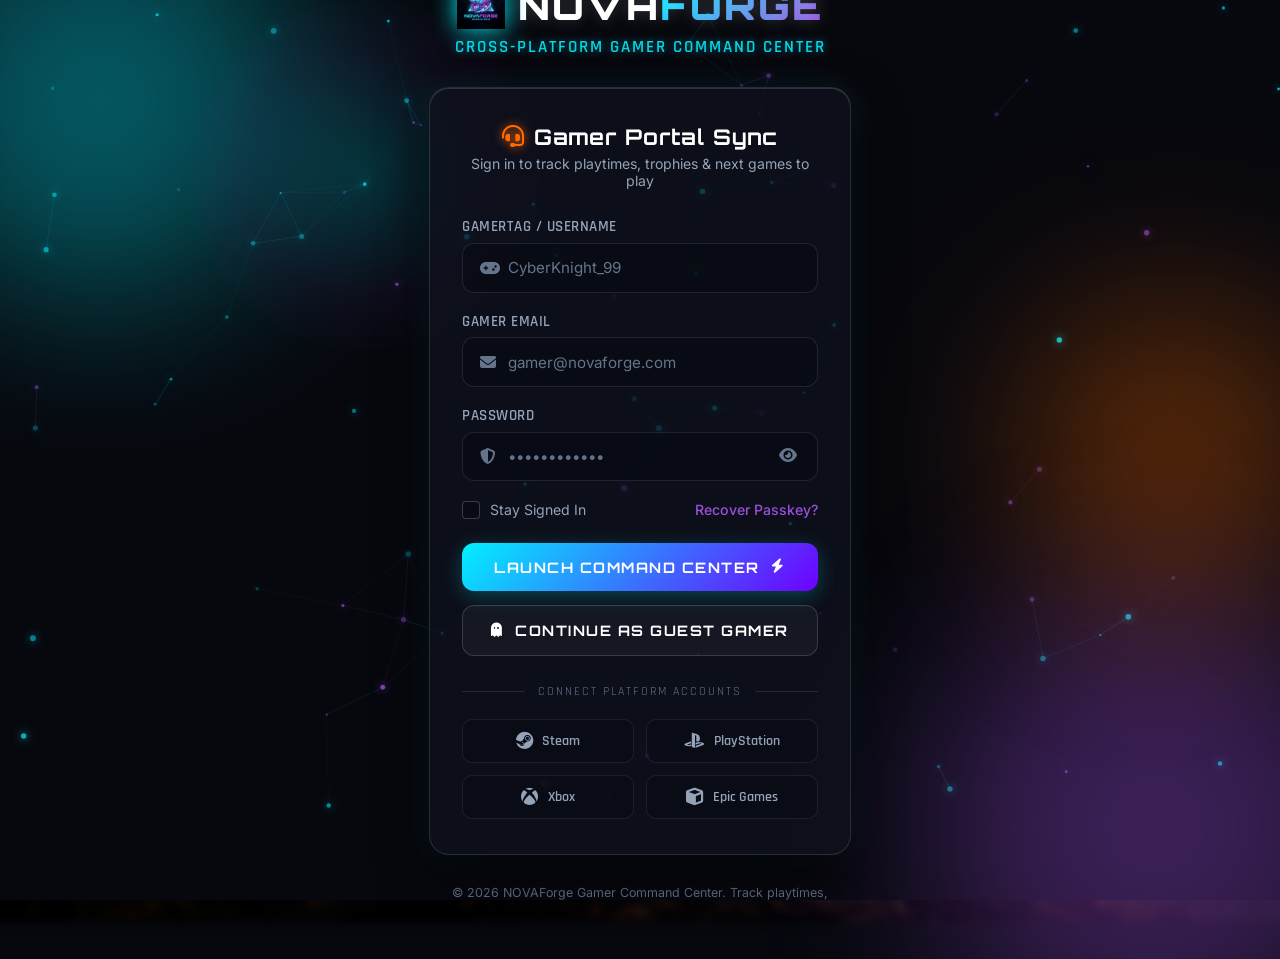
<file: index.html>
<!DOCTYPE html>
<html lang="en">
<head>
    <meta charset="UTF-8">
    <meta name="viewport" content="width=device-width, initial-scale=1.0">
    <meta name="description" content="NOVAForge Gamer Portal - Your Cross-Platform Gaming Command Center. Sync Xbox, PlayStation, Steam & Epic Games accounts, track playtimes, finished games, and AI recommendations.">
    <title>NOVAForge | Gamer Command Center Portal</title>
    <!-- Google Fonts -->
    <link rel="preconnect" href="https://fonts.googleapis.com">
    <link rel="preconnect" href="https://fonts.gstatic.com" crossorigin>
    <link href="https://fonts.googleapis.com/css2?family=Orbitron:wght@500;700;900&family=Rajdhani:wght@500;600;700&family=Inter:wght@300;400;500;600;700&display=swap" rel="stylesheet">
    <!-- Font Awesome Icons -->
    <link rel="stylesheet" href="https://cdnjs.cloudflare.com/ajax/libs/font-awesome/6.5.1/css/all.min.css">
    <!-- Login Stylesheet -->
    <link rel="stylesheet" href="css/style.css">
</head>
<body>
    <!-- Background Particle Canvas & Hero Overlay -->
    <canvas id="particleCanvas"></canvas>
    <div class="bg-overlay"></div>
    <div class="glow-orb orb-1"></div>
    <div class="glow-orb orb-2"></div>
    <div class="glow-orb orb-3"></div>

    <!-- Mouse Glow & Custom Gaming Cursor Follower -->
    <div class="cursor-glow" id="cursorGlow"></div>
    <div class="custom-cursor-dot" id="cursorDot"></div>
    <div class="custom-cursor-ring" id="cursorRing"></div>

    <!-- Main Container -->
    <main class="login-wrapper">
        <!-- Gamer Header Branding -->
        <header class="brand-header">
            <div class="logo-container">
                <img src="images/logo.png" alt="NOVAForge Logo" class="brand-logo-img">
                <h1 class="brand-title">NOVA<span class="highlight">Forge</span></h1>
            </div>
            <p class="brand-tagline">Cross-Platform Gamer Command Center</p>
        </header>

        <!-- Glassmorphism Gamer Card -->
        <div class="glass-card login-card" id="loginCard">
            <div class="card-header">
                <h2 class="card-title"><i class="fa-solid fa-headset"></i> Gamer Portal Sync</h2>
                <p class="card-subtitle">Sign in to track playtimes, trophies & next games to play</p>
            </div>

            <!-- Login Form -->
            <form id="loginForm" novalidate>
                <!-- GamerTag / Username Field -->
                <div class="input-group">
                    <label for="username">GamerTag / Username</label>
                    <div class="input-wrapper">
                        <i class="fa-solid fa-gamepad input-icon"></i>
                        <input type="text" id="username" placeholder="CyberKnight_99" required autocomplete="username">
                        <span class="focus-border"></span>
                    </div>
                    <small class="error-msg" id="usernameError">Please enter your GamerTag</small>
                </div>

                <!-- Email Field -->
                <div class="input-group">
                    <label for="email">Gamer Email</label>
                    <div class="input-wrapper">
                        <i class="fa-solid fa-envelope input-icon"></i>
                        <input type="email" id="email" placeholder="gamer@novaforge.com" required autocomplete="email">
                        <span class="focus-border"></span>
                    </div>
                    <small class="error-msg" id="emailError">Please enter a valid email address</small>
                </div>

                <!-- Password Field -->
                <div class="input-group">
                    <label for="password">Password</label>
                    <div class="input-wrapper">
                        <i class="fa-solid fa-shield-halved input-icon"></i>
                        <input type="password" id="password" placeholder="••••••••••••" required autocomplete="current-password">
                        <button type="button" class="toggle-password" id="togglePasswordBtn" aria-label="Toggle password visibility">
                            <i class="fa-solid fa-eye" id="togglePasswordIcon"></i>
                        </button>
                        <span class="focus-border"></span>
                    </div>
                    <small class="error-msg" id="passwordError">Password must be at least 6 characters</small>
                </div>

                <!-- Options Row -->
                <div class="options-row">
                    <label class="remember-me">
                        <input type="checkbox" id="rememberMe">
                        <span class="custom-checkbox"><i class="fa-solid fa-check"></i></span>
                        <span class="checkbox-label">Stay Signed In</span>
                    </label>
                    <a href="#" class="forgot-link" id="forgotPasswordBtn">Recover Passkey?</a>
                </div>

                <!-- Submit & Guest Buttons -->
                <div class="button-group">
                    <button type="submit" class="btn btn-primary btn-glow" id="loginBtn">
                        <span class="btn-text">LAUNCH COMMAND CENTER</span>
                        <i class="fa-solid fa-bolt btn-icon"></i>
                        <span class="btn-spinner" id="loginSpinner"></span>
                    </button>

                    <button type="button" class="btn btn-secondary" id="guestBtn">
                        <i class="fa-solid fa-ghost"></i>
                        <span>Continue as Guest Gamer</span>
                    </button>
                </div>
            </form>

            <!-- Platform Account Sync Divider -->
            <div class="social-divider">
                <span>CONNECT PLATFORM ACCOUNTS</span>
            </div>

            <!-- Gaming Platform Grid -->
            <div class="social-grid">
                <button class="social-btn steam-btn" title="Sync with Steam" onclick="handleSocialLogin('Steam')">
                    <i class="fa-brands fa-steam"></i>
                    <span>Steam</span>
                </button>
                <button class="social-btn psn-btn" title="Sync with PlayStation Network" onclick="handleSocialLogin('PlayStation')">
                    <i class="fa-brands fa-playstation"></i>
                    <span>PlayStation</span>
                </button>
                <button class="social-btn xbox-btn" title="Sync with Xbox Network" onclick="handleSocialLogin('Xbox')">
                    <i class="fa-brands fa-xbox"></i>
                    <span>Xbox</span>
                </button>
                <button class="social-btn epic-btn" title="Sync with Epic Games Store" onclick="handleSocialLogin('Epic Games')">
                    <i class="fa-solid fa-cube"></i>
                    <span>Epic Games</span>
                </button>
            </div>
        </div>

        <!-- Footer Notice -->
        <footer class="login-footer">
            <p>&copy; 2026 NOVAForge Gamer Command Center. Track playtimes, finished games & hardware news across all platforms.</p>
        </footer>
    </main>

    <!-- Forgot Password Modal -->
    <div class="modal-overlay" id="forgotModal">
        <div class="glass-card modal-card">
            <button class="modal-close" id="closeModalBtn">&times;</button>
            <i class="fa-solid fa-key modal-icon"></i>
            <h3>Recover Gamer Account</h3>
            <p>Enter your registered gamer email to receive a passkey reset link.</p>
            <div class="input-group">
                <div class="input-wrapper">
                    <i class="fa-solid fa-envelope input-icon"></i>
                    <input type="email" id="resetEmail" placeholder="registered@domain.com">
                </div>
            </div>
            <button class="btn btn-primary" id="sendResetBtn">Send Recovery Passkey</button>
            <p class="modal-status" id="modalStatus"></p>
        </div>
    </div>

    <!-- Alert / Toast Popup -->
    <div class="toast-container" id="toastContainer"></div>

    <script src="js/script.js"></script>
</body>
</html>
</file>
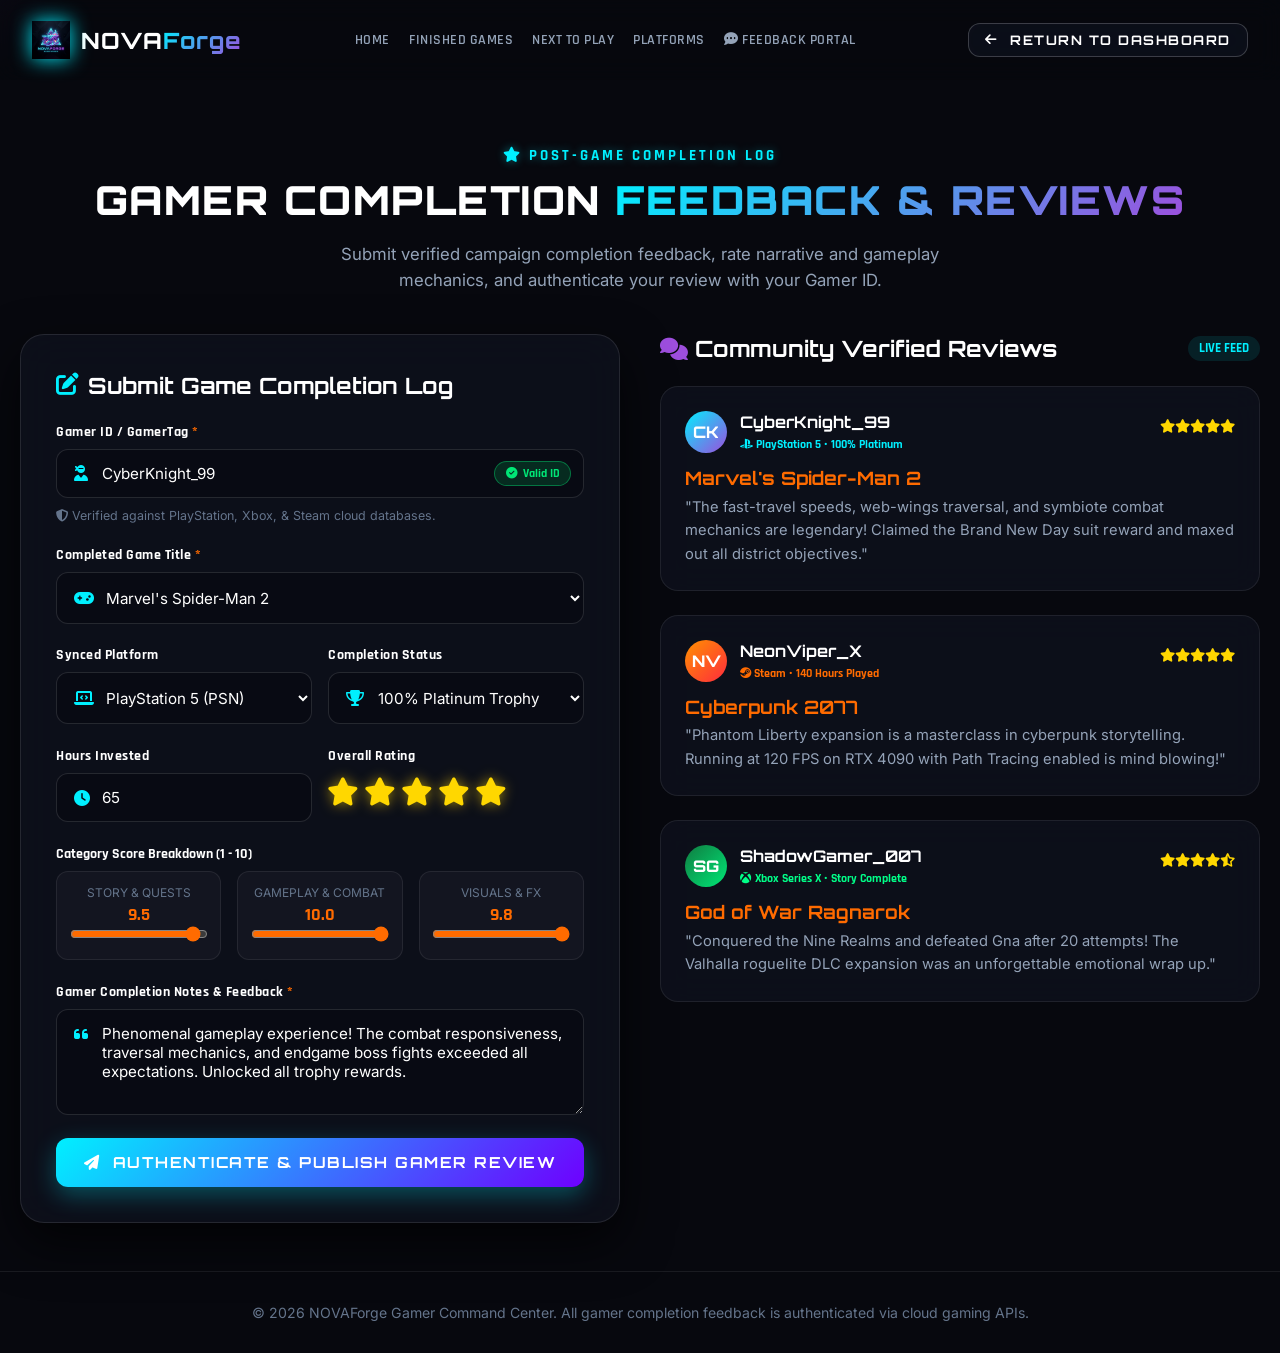
<file: feedback.html>
<!DOCTYPE html>
<html lang="en">
<head>
    <meta charset="UTF-8">
    <meta name="viewport" content="width=device-width, initial-scale=1.0">
    <meta name="description" content="NOVAForge Gamer Completion Feedback - Submit verified game reviews, rate story, combat, and gameplay mechanics, and sync completion logs with your cloud gaming profile.">
    <title>NOVAForge | Gamer Completion Feedback Portal</title>
    <!-- Google Fonts -->
    <link rel="preconnect" href="https://fonts.googleapis.com">
    <link rel="preconnect" href="https://fonts.gstatic.com" crossorigin>
    <link href="https://fonts.googleapis.com/css2?family=Orbitron:wght@500;700;800;900&family=Rajdhani:wght@500;600;700&family=Inter:wght@300;400;500;600;700&display=swap" rel="stylesheet">
    <!-- Font Awesome Icons -->
    <link rel="stylesheet" href="https://cdnjs.cloudflare.com/ajax/libs/font-awesome/6.5.1/css/all.min.css">
    <!-- Landing Stylesheet -->
    <link rel="stylesheet" href="css/landing.css">
    <style>
        /* Feedback Page Specific Styling */
        .feedback-hero {
            padding: 9rem 0 3rem 0;
            position: relative;
        }

        .feedback-grid {
            display: grid;
            grid-template-columns: 1fr 1fr;
            gap: 2.5rem;
            align-items: start;
        }

        .form-card {
            background: var(--color-surface);
            border: 1px solid rgba(255, 255, 255, 0.1);
            border-radius: 24px;
            padding: 2.2rem;
            -webkit-backdrop-filter: blur(20px);
            backdrop-filter: blur(20px);
            box-shadow: 0 20px 50px rgba(0, 0, 0, 0.7);
        }

        .form-group {
            margin-bottom: 1.4rem;
        }

        .form-group label {
            display: block;
            font-family: var(--font-subheading);
            font-size: 0.88rem;
            font-weight: 700;
            color: var(--text-primary);
            margin-bottom: 0.5rem;
            letter-spacing: 0.5px;
        }

        .input-icon-wrapper {
            position: relative;
            display: flex;
            align-items: center;
        }

        .input-icon-wrapper i.field-icon {
            position: absolute;
            left: 1.1rem;
            color: var(--neon-blue);
            font-size: 1rem;
        }

        .form-control {
            width: 100%;
            padding: 0.9rem 1.1rem 0.9rem 2.8rem;
            background: rgba(8, 10, 18, 0.7);
            border: 1px solid rgba(255, 255, 255, 0.12);
            border-radius: 12px;
            color: var(--text-primary);
            font-family: var(--font-body);
            font-size: 0.95rem;
            outline: none;
            transition: var(--transition-fast);
        }

        .form-control:focus {
            border-color: var(--neon-blue);
            box-shadow: 0 0 15px rgba(0, 240, 255, 0.3);
            background: rgba(15, 20, 35, 0.9);
        }

        .form-control.is-invalid {
            border-color: #ff2b3d !important;
            box-shadow: 0 0 18px rgba(255, 43, 61, 0.4) !important;
        }

        select.form-control option {
            background: #0f121e;
            color: #ffffff;
        }

        /* Star Rating Controls */
        .star-rating-box {
            display: flex;
            align-items: center;
            gap: 0.5rem;
            font-size: 1.6rem;
            color: rgba(255, 255, 255, 0.2);
            cursor: pointer;
            padding: 0.4rem 0;
        }

        .star-rating-box i {
            transition: color 0.2s ease, transform 0.2s ease;
        }

        .star-rating-box i.selected,
        .star-rating-box i.hovered {
            color: var(--gold);
            text-shadow: 0 0 12px rgba(255, 215, 0, 0.6);
            transform: scale(1.1);
        }

        /* Score Sliders */
        .score-slider-group {
            display: grid;
            grid-template-columns: repeat(3, 1fr);
            gap: 1rem;
            margin-bottom: 1.4rem;
        }

        .score-slider-item {
            background: rgba(255, 255, 255, 0.03);
            border: 1px solid rgba(255, 255, 255, 0.08);
            border-radius: 12px;
            padding: 0.8rem;
            text-align: center;
        }

        .score-slider-item label {
            font-size: 0.75rem;
            color: var(--text-muted);
            margin-bottom: 0.3rem;
            display: block;
        }

        .score-val {
            font-family: var(--font-subheading);
            font-weight: 800;
            font-size: 1.1rem;
            color: var(--neon-orange);
        }

        .range-input {
            width: 100%;
            accent-color: var(--neon-orange);
            cursor: pointer;
        }

        /* Community Reviews Feed Side */
        .feed-container {
            display: flex;
            flex-direction: column;
            gap: 1.5rem;
        }

        .feed-card {
            background: var(--color-surface);
            border: 1px solid rgba(255, 255, 255, 0.08);
            border-radius: 18px;
            padding: 1.5rem;
            backdrop-filter: blur(15px);
            transition: var(--transition-smooth);
        }

        .feed-card:hover {
            border-color: var(--neon-blue);
            transform: translateY(-5px);
            box-shadow: 0 15px 35px rgba(0, 0, 0, 0.6);
        }

        .feed-header {
            display: flex;
            justify-content: space-between;
            align-items: center;
            margin-bottom: 0.8rem;
        }

        .feed-user-info {
            display: flex;
            align-items: center;
            gap: 0.8rem;
        }

        .feed-avatar {
            width: 42px;
            height: 42px;
            border-radius: 50%;
            background: linear-gradient(135deg, var(--neon-blue), var(--neon-purple));
            display: flex;
            align-items: center;
            justify-content: center;
            color: #fff;
            font-weight: 800;
            font-family: var(--font-heading);
            font-size: 1rem;
        }

        .feed-username {
            font-family: var(--font-heading);
            font-size: 1rem;
            color: #fff;
            margin: 0;
        }

        .feed-platform-tag {
            font-size: 0.72rem;
            color: var(--neon-blue);
            font-family: var(--font-subheading);
            font-weight: 700;
        }

        .feed-game-title {
            color: var(--neon-orange);
            font-family: var(--font-heading);
            font-size: 1.15rem;
            margin-bottom: 0.4rem;
        }

        .feed-stars {
            color: var(--gold);
            font-size: 0.85rem;
            margin-bottom: 0.8rem;
        }

        .feed-comment {
            color: var(--text-secondary);
            font-size: 0.92rem;
            line-height: 1.6;
            margin: 0;
        }

        @media (max-width: 992px) {
            .feedback-grid {
                grid-template-columns: 1fr;
            }
        }

        /* Pop Message Modal Custom Styles */
        .modal-card-pop {
            background: rgba(12, 15, 25, 0.96);
            border: 1px solid rgba(255, 255, 255, 0.15);
            border-radius: 22px;
            padding: 2.2rem;
            width: 90%;
            max-width: 520px;
            position: relative;
            box-shadow: 0 25px 60px rgba(0, 0, 0, 0.9), 0 0 35px rgba(255, 43, 61, 0.2);
            -webkit-backdrop-filter: blur(20px);
            backdrop-filter: blur(20px);
            transform: scale(0.85);
            opacity: 0;
            transition: transform 0.3s cubic-bezier(0.16, 1, 0.3, 1), opacity 0.3s ease;
            text-align: center;
        }

        .modal-overlay.active .modal-card-pop {
            transform: scale(1);
            opacity: 1;
        }

        .pop-icon-circle {
            width: 76px;
            height: 76px;
            border-radius: 50%;
            display: flex;
            align-items: center;
            justify-content: center;
            font-size: 2.4rem;
            margin: 0 auto 1.2rem auto;
        }

        .pop-icon-circle.error {
            background: rgba(255, 43, 61, 0.15);
            color: #ff2b3d;
            border: 2px solid rgba(255, 43, 61, 0.6);
            box-shadow: 0 0 25px rgba(255, 43, 61, 0.4);
            animation: popPulse 2s infinite ease-in-out;
        }

        .pop-icon-circle.success {
            background: rgba(0, 230, 118, 0.15);
            color: #00e676;
            border: 2px solid rgba(0, 230, 118, 0.6);
            box-shadow: 0 0 25px rgba(0, 230, 118, 0.4);
        }

        @keyframes popPulse {
            0%, 100% { transform: scale(1); }
            50% { transform: scale(1.08); }
        }

        .pop-title {
            font-family: var(--font-heading);
            font-size: 1.4rem;
            color: #ffffff;
            margin-bottom: 0.6rem;
        }

        .pop-message {
            color: var(--text-secondary);
            font-size: 0.95rem;
            line-height: 1.6;
            margin-bottom: 1rem;
        }

        .pop-guidance-box {
            background: rgba(255, 255, 255, 0.03);
            border: 1px solid rgba(255, 255, 255, 0.08);
            border-radius: 12px;
            padding: 0.9rem 1.1rem;
            color: var(--text-muted);
            font-size: 0.85rem;
            margin-bottom: 1.6rem;
            text-align: left;
        }

        .id-status-badge {
            position: absolute;
            right: 0.8rem;
            font-size: 0.72rem;
            font-family: var(--font-subheading);
            font-weight: 800;
            padding: 0.25rem 0.65rem;
            border-radius: 20px;
            display: flex;
            align-items: center;
            gap: 0.3rem;
            pointer-events: none;
            transition: all 0.2s ease;
        }

        .id-status-badge.valid {
            background: rgba(0, 230, 118, 0.15);
            color: #00e676;
            border: 1px solid rgba(0, 230, 118, 0.4);
        }

        .id-status-badge.invalid {
            background: rgba(255, 43, 61, 0.15);
            color: #ff2b3d;
            border: 1px solid rgba(255, 43, 61, 0.4);
        }
    </style>
</head>
<body>

    <!-- Mouse Glow & Custom Gaming Cursor Follower -->
    <div class="cursor-glow" id="cursorGlow"></div>
    <div class="custom-cursor-dot" id="cursorDot"></div>
    <div class="custom-cursor-ring" id="cursorRing"></div>

    <!-- Navigation Header -->
    <header class="navbar scrolled" id="navbar">
        <div class="nav-container">
            <a href="landing.html" class="nav-logo">
                <img src="images/logo.png" alt="NOVAForge Logo" class="nav-logo-img">
                <span class="nav-logo-text">NOVA<span class="highlight">Forge</span></span>
            </a>

            <nav class="nav-menu" id="navMenu">
                <a href="landing.html#hero" class="nav-link">Home</a>
                <a href="landing.html#finished-games" class="nav-link">Finished Games</a>
                <a href="landing.html#recommendations" class="nav-link">Next To Play</a>
                <a href="landing.html#platforms" class="nav-link">Platforms</a>
                <a href="feedback.html" class="nav-link active"><i class="fa-solid fa-comment-dots"></i> Feedback Portal</a>
            </nav>

            <div class="nav-actions">
                <a href="landing.html" class="btn btn-secondary" style="padding: 0.5rem 1rem; font-size: 0.82rem;">
                    <i class="fa-solid fa-arrow-left"></i> Return to Dashboard
                </a>
            </div>
        </div>
    </header>

    <main class="section-padding feedback-hero">
        <div class="section-container">
            <div class="section-header text-center reveal-up" style="margin-bottom: 2.5rem;">
                <span class="section-tag"><i class="fa-solid fa-star"></i> POST-GAME COMPLETION LOG</span>
                <h2 class="section-title">Gamer Completion <span class="highlight">Feedback & Reviews</span></h2>
                <p class="section-desc">Submit verified campaign completion feedback, rate narrative and gameplay mechanics, and authenticate your review with your Gamer ID.</p>
            </div>

            <!-- Feedback Grid: Form & Live Community Feed -->
            <div class="feedback-grid">
                
                <!-- Left Column: Interactive Review Form -->
                <div class="form-card">
                    <h3 style="font-family: var(--font-heading); color: #fff; font-size: 1.4rem; margin-bottom: 1.5rem; display: flex; align-items: center; gap: 0.6rem;">
                        <i class="fa-solid fa-pen-to-square" style="color: var(--neon-blue);"></i> Submit Game Completion Log
                    </h3>

                    <!-- Alert Message Container for Invalid / Wrong Gamer ID -->
                    <div id="alertMessageContainer"></div>

                    <form id="gamerFeedbackForm" novalidate>
                        
                        <!-- Gamer ID (GamerTag) Field -->
                        <div class="form-group">
                            <label for="gamerId">Gamer ID / GamerTag <span style="color: var(--neon-orange);">*</span></label>
                            <div class="input-icon-wrapper">
                                <i class="fa-solid fa-user-ninja field-icon"></i>
                                <input type="text" id="gamerId" class="form-control" placeholder="CyberKnight_99" value="CyberKnight_99" required>
                                <span id="gamerIdStatusBadge" class="id-status-badge valid"><i class="fa-solid fa-circle-check"></i> Valid ID</span>
                            </div>
                            <div id="gamerIdHelpText" class="id-help-text" style="margin-top: 0.35rem;">
                                <small style="color: var(--text-muted); font-size: 0.78rem;">
                                    <i class="fa-solid fa-shield-halved"></i> Verified against PlayStation, Xbox, & Steam cloud databases.
                                </small>
                            </div>
                        </div>

                        <!-- Target Game Title Selector -->
                        <div class="form-group">
                            <label for="gameTitle">Completed Game Title <span style="color: var(--neon-orange);">*</span></label>
                            <div class="input-icon-wrapper">
                                <i class="fa-solid fa-gamepad field-icon"></i>
                                <select id="gameTitle" class="form-control" required>
                                    <option value="Marvel's Spider-Man 2">Marvel's Spider-Man 2</option>
                                    <option value="Cyberpunk 2077">Cyberpunk 2077</option>
                                    <option value="Red Dead Redemption 2">Red Dead Redemption 2</option>
                                    <option value="God of War Ragnarok">God of War Ragnarok</option>
                                    <option value="Ghost of Tsushima">Ghost of Tsushima</option>
                                    <option value="The Last of Us Part II">The Last of Us Part II</option>
                                    <option value="Resident Evil Requiem">Resident Evil Requiem</option>
                                    <option value="007 First Light">007 First Light</option>
                                </select>
                            </div>
                        </div>

                        <!-- Gaming Platform & Completion Trophy Row -->
                        <div style="display: grid; grid-template-columns: 1fr 1fr; gap: 1rem;" class="form-group">
                            <div>
                                <label for="platform">Synced Platform</label>
                                <div class="input-icon-wrapper">
                                    <i class="fa-solid fa-laptop-code field-icon"></i>
                                    <select id="platform" class="form-control">
                                        <option value="PlayStation 5 (PSN)">PlayStation 5 (PSN)</option>
                                        <option value="PC / Steam">PC / Steam</option>
                                        <option value="Xbox Series X">Xbox Series X</option>
                                        <option value="Epic Games Store">Epic Games Store</option>
                                    </select>
                                </div>
                            </div>
                            <div>
                                <label for="completionStatus">Completion Status</label>
                                <div class="input-icon-wrapper">
                                    <i class="fa-solid fa-trophy field-icon"></i>
                                    <select id="completionStatus" class="form-control">
                                        <option value="100% Platinum Trophy">100% Platinum Trophy</option>
                                        <option value="Main Campaign Complete">Main Campaign Complete</option>
                                        <option value="100% Mastered Compendium">100% Mastered Compendium</option>
                                        <option value="S-Rank Professional Survivor">S-Rank Professional Survivor</option>
                                    </select>
                                </div>
                            </div>
                        </div>

                        <!-- Playtime Hours & Star Rating -->
                        <div style="display: grid; grid-template-columns: 1fr 1fr; gap: 1rem;" class="form-group">
                            <div>
                                <label for="hoursPlayed">Hours Invested</label>
                                <div class="input-icon-wrapper">
                                    <i class="fa-solid fa-clock field-icon"></i>
                                    <input type="number" id="hoursPlayed" class="form-control" value="65" min="1" max="999">
                                </div>
                            </div>
                            <div>
                                <label>Overall Rating</label>
                                <div class="star-rating-box" id="starRatingBox">
                                    <i class="fa-solid fa-star selected" data-value="1"></i>
                                    <i class="fa-solid fa-star selected" data-value="2"></i>
                                    <i class="fa-solid fa-star selected" data-value="3"></i>
                                    <i class="fa-solid fa-star selected" data-value="4"></i>
                                    <i class="fa-solid fa-star selected" data-value="5"></i>
                                </div>
                            </div>
                        </div>

                        <!-- Sub-Category Scores -->
                        <label style="display:block; font-family:var(--font-subheading); font-size:0.88rem; font-weight:700; color:var(--text-primary); margin-bottom:0.5rem;">
                            Category Score Breakdown (1 - 10)
                        </label>
                        <div class="score-slider-group">
                            <div class="score-slider-item">
                                <label>STORY & QUESTS</label>
                                <div class="score-val" id="storyScoreVal">9.5</div>
                                <input type="range" min="1" max="10" step="0.5" value="9.5" class="range-input" oninput="document.getElementById('storyScoreVal').textContent=this.value">
                            </div>
                            <div class="score-slider-item">
                                <label>GAMEPLAY & COMBAT</label>
                                <div class="score-val" id="combatScoreVal">10.0</div>
                                <input type="range" min="1" max="10" step="0.5" value="10" class="range-input" oninput="document.getElementById('combatScoreVal').textContent=this.value">
                            </div>
                            <div class="score-slider-item">
                                <label>VISUALS & FX</label>
                                <div class="score-val" id="visualsScoreVal">9.8</div>
                                <input type="range" min="1" max="10" step="0.5" value="9.8" class="range-input" oninput="document.getElementById('visualsScoreVal').textContent=this.value">
                            </div>
                        </div>

                        <!-- Gamer Review Textarea -->
                        <div class="form-group">
                            <label for="reviewText">Gamer Completion Notes & Feedback <span style="color: var(--neon-orange);">*</span></label>
                            <div class="input-icon-wrapper">
                                <i class="fa-solid fa-quote-left field-icon" style="top: 1.1rem;"></i>
                                <textarea id="reviewText" class="form-control" rows="4" style="resize: vertical; padding-top: 0.9rem;" placeholder="Share your experience, favorite boss fight, suit builds, or story thoughts..." required>Phenomenal gameplay experience! The combat responsiveness, traversal mechanics, and endgame boss fights exceeded all expectations. Unlocked all trophy rewards.</textarea>
                            </div>
                        </div>

                        <!-- Submit Button -->
                        <button type="submit" class="btn btn-primary btn-glow" style="width: 100%; padding: 0.95rem; font-size: 0.95rem;">
                            <i class="fa-solid fa-paper-plane"></i> AUTHENTICATE & PUBLISH GAMER REVIEW
                        </button>
                    </form>
                </div>

                <!-- Right Column: Live Verified Community Feed -->
                <div>
                    <h3 style="font-family: var(--font-heading); color: #fff; font-size: 1.4rem; margin-bottom: 1.5rem; display: flex; align-items: center; justify-content: space-between;">
                        <span><i class="fa-solid fa-comments" style="color: var(--neon-purple);"></i> Community Verified Reviews</span>
                        <span style="font-size: 0.8rem; background: rgba(0,240,255,0.1); color: var(--neon-blue); padding: 0.3rem 0.7rem; border-radius: 20px; font-family: var(--font-subheading); font-weight: 700;">
                            LIVE FEED
                        </span>
                    </h3>

                    <div class="feed-container" id="communityFeedContainer">
                        <!-- Initial Sample Reviews -->
                        <div class="feed-card">
                            <div class="feed-header">
                                <div class="feed-user-info">
                                    <div class="feed-avatar">CK</div>
                                    <div>
                                        <h4 class="feed-username">CyberKnight_99</h4>
                                        <span class="feed-platform-tag"><i class="fa-brands fa-playstation"></i> PlayStation 5 • 100% Platinum</span>
                                    </div>
                                </div>
                                <div class="feed-stars">
                                    <i class="fa-solid fa-star"></i><i class="fa-solid fa-star"></i><i class="fa-solid fa-star"></i><i class="fa-solid fa-star"></i><i class="fa-solid fa-star"></i>
                                </div>
                            </div>
                            <h4 class="feed-game-title">Marvel's Spider-Man 2</h4>
                            <p class="feed-comment">
                                "The fast-travel speeds, web-wings traversal, and symbiote combat mechanics are legendary! Claimed the Brand New Day suit reward and maxed out all district objectives."
                            </p>
                        </div>

                        <div class="feed-card">
                            <div class="feed-header">
                                <div class="feed-user-info">
                                    <div class="feed-avatar" style="background: linear-gradient(135deg, #ff9100, #ff2b3d);">NV</div>
                                    <div>
                                        <h4 class="feed-username">NeonViper_X</h4>
                                        <span class="feed-platform-tag" style="color: var(--neon-orange);"><i class="fa-brands fa-steam"></i> Steam • 140 Hours Played</span>
                                    </div>
                                </div>
                                <div class="feed-stars">
                                    <i class="fa-solid fa-star"></i><i class="fa-solid fa-star"></i><i class="fa-solid fa-star"></i><i class="fa-solid fa-star"></i><i class="fa-solid fa-star"></i>
                                </div>
                            </div>
                            <h4 class="feed-game-title">Cyberpunk 2077</h4>
                            <p class="feed-comment">
                                "Phantom Liberty expansion is a masterclass in cyberpunk storytelling. Running at 120 FPS on RTX 4090 with Path Tracing enabled is mind blowing!"
                            </p>
                        </div>

                        <div class="feed-card">
                            <div class="feed-header">
                                <div class="feed-user-info">
                                    <div class="feed-avatar" style="background: linear-gradient(135deg, #107c41, #00e676);">SG</div>
                                    <div>
                                        <h4 class="feed-username">ShadowGamer_007</h4>
                                        <span class="feed-platform-tag" style="color: var(--neon-green);"><i class="fa-brands fa-xbox"></i> Xbox Series X • Story Complete</span>
                                    </div>
                                </div>
                                <div class="feed-stars">
                                    <i class="fa-solid fa-star"></i><i class="fa-solid fa-star"></i><i class="fa-solid fa-star"></i><i class="fa-solid fa-star"></i><i class="fa-solid fa-star-half-stroke"></i>
                                </div>
                            </div>
                            <h4 class="feed-game-title">God of War Ragnarok</h4>
                            <p class="feed-comment">
                                "Conquered the Nine Realms and defeated Gna after 20 attempts! The Valhalla roguelite DLC expansion was an unforgettable emotional wrap up."
                            </p>
                        </div>
                    </div>
                </div>

            </div>
        </div>
    </main>

    <!-- Footer Notice -->
    <footer style="border-top: 1px solid rgba(255,255,255,0.08); padding: 2rem 0; text-align: center; color: var(--text-muted); font-size: 0.88rem;">
        <p>&copy; 2026 NOVAForge Gamer Command Center. All gamer completion feedback is authenticated via cloud gaming APIs.</p>
    </footer>

    <!-- Gamer Alert Pop Message Modal -->
    <div class="modal-overlay" id="feedbackPopModal">
        <div class="modal-card-pop">
            <button class="modal-close" onclick="closePopModal()">&times;</button>
            <div id="popModalBody"></div>
        </div>
    </div>

    <!-- Toast Popup -->
    <div class="toast-container" id="toastContainer"></div>

    <script src="js/landing.js"></script>
    <script>
        // Interactive Star Rating & Gamer ID Validation Logic for Feedback Page
        document.addEventListener('DOMContentLoaded', () => {
            // Auto-detect ?game= URL parameter and set dropdown
            const urlParams = new URLSearchParams(window.location.search);
            const gameParam = urlParams.get('game');
            const gameSelect = document.getElementById('gameTitle');
            
            if (gameParam && gameSelect) {
                const decodedGame = decodeURIComponent(gameParam);
                for (let option of gameSelect.options) {
                    if (option.value.toLowerCase().includes(decodedGame.toLowerCase()) || decodedGame.toLowerCase().includes(option.value.toLowerCase())) {
                        option.selected = true;
                        break;
                    }
                }
            }

            // Star Rating Selector
            const starBox = document.getElementById('starRatingBox');
            if (starBox) {
                const stars = starBox.querySelectorAll('i');
                let currentRating = 5;

                stars.forEach(star => {
                    star.addEventListener('click', () => {
                        currentRating = parseInt(star.getAttribute('data-value'));
                        updateStars(currentRating);
                    });

                    star.addEventListener('mouseover', () => {
                        const hoverVal = parseInt(star.getAttribute('data-value'));
                        stars.forEach((s, idx) => {
                            if (idx < hoverVal) {
                                s.classList.add('hovered');
                            } else {
                                s.classList.remove('hovered');
                            }
                        });
                    });

                    star.addEventListener('mouseout', () => {
                        stars.forEach(s => s.classList.remove('hovered'));
                    });
                });

                function updateStars(val) {
                    stars.forEach((s, idx) => {
                        if (idx < val) {
                            s.classList.add('selected');
                        } else {
                            s.classList.remove('selected');
                        }
                    });
                }
            }

            // Gamer ID Validation & Submission Handler
            const feedbackForm = document.getElementById('gamerFeedbackForm');
            const alertContainer = document.getElementById('alertMessageContainer');
            const gamerIdInput = document.getElementById('gamerId');
            const gamerIdBadge = document.getElementById('gamerIdStatusBadge');
            const gamerIdHelpText = document.getElementById('gamerIdHelpText');
            const platformSelect = document.getElementById('platform');

            // Live Input Validation
            if (gamerIdInput) {
                gamerIdInput.addEventListener('input', () => {
                    const rawVal = gamerIdInput.value;
                    const selectedPlatform = platformSelect ? platformSelect.value : 'PlayStation 5 (PSN)';
                    const error = checkGamerIdError(rawVal, selectedPlatform);

                    if (error) {
                        gamerIdInput.classList.add('is-invalid');
                        if (gamerIdBadge) {
                            gamerIdBadge.className = 'id-status-badge invalid';
                            gamerIdBadge.innerHTML = `<i class="fa-solid fa-triangle-exclamation"></i> Invalid ID`;
                        }
                        if (gamerIdHelpText) {
                            gamerIdHelpText.innerHTML = `<small style="color: #ff2b3d; font-size: 0.78rem; font-weight: 600;">${error.guidance}</small>`;
                        }
                    } else {
                        gamerIdInput.classList.remove('is-invalid');
                        if (gamerIdBadge) {
                            gamerIdBadge.className = 'id-status-badge valid';
                            gamerIdBadge.innerHTML = `<i class="fa-solid fa-circle-check"></i> Valid ID`;
                        }
                        if (gamerIdHelpText) {
                            gamerIdHelpText.innerHTML = `<small style="color: var(--text-muted); font-size: 0.78rem;"><i class="fa-solid fa-shield-halved"></i> Verified against PlayStation, Xbox, & Steam cloud databases.</small>`;
                        }
                    }
                });
            }

            if (feedbackForm) {
                feedbackForm.addEventListener('submit', (e) => {
                    e.preventDefault();
                    
                    const gamerId = gamerIdInput.value;
                    const gameTitle = document.getElementById('gameTitle').value;
                    const platform = platformSelect ? platformSelect.value : 'PlayStation 5 (PSN)';
                    const completionStatus = document.getElementById('completionStatus').value;
                    const reviewText = document.getElementById('reviewText').value.trim();

                    // Check for validation error
                    const validationError = checkGamerIdError(gamerId, platform);

                    if (validationError) {
                        gamerIdInput.classList.add('is-invalid');
                        
                        // 1. Render Specific Alert Message Box on page
                        alertContainer.innerHTML = `
                            <div class="alert-box error" id="errorAlertBox">
                                <div class="alert-icon"><i class="fa-solid fa-triangle-exclamation"></i></div>
                                <div class="alert-content">
                                    <h4>${validationError.title}</h4>
                                    <p>${validationError.message}</p>
                                    <small>${validationError.guidance}</small>
                                </div>
                            </div>
                        `;

                        // 2. Open High-Impact Pop Message Modal
                        openPopModal(validationError.title, validationError.message, validationError.guidance, true);

                        // Scroll smoothly to alert box
                        alertContainer.scrollIntoView({ behavior: 'smooth', block: 'nearest' });
                        gamerIdInput.focus();

                        if (typeof showToast === 'function') {
                            showToast(`Validation Error: ${validationError.title}`, 'error');
                        }
                        return;
                    }

                    // Remove invalid styling if valid
                    gamerIdInput.classList.remove('is-invalid');

                    // Show Success Alert Box
                    const successMessage = `Your feedback for <strong>${escapeHtml(gameTitle)}</strong> has been verified with Gamer ID <code>${escapeHtml(gamerId.trim())}</code> and published to the NOVAForge Community Feed.`;
                    const successGuidance = `<i class="fa-solid fa-globe"></i> Published live to NOVAForge Gamer Community Feed.`;

                    alertContainer.innerHTML = `
                        <div class="alert-box success">
                            <div class="alert-icon"><i class="fa-solid fa-circle-check"></i></div>
                            <div class="alert-content">
                                <h4>GAME COMPLETION FEEDBACK SYNCED!</h4>
                                <p>${successMessage}</p>
                            </div>
                        </div>
                    `;

                    // Trigger Success Pop Message Modal
                    openPopModal('GAME COMPLETION FEEDBACK SYNCED!', successMessage, successGuidance, false);

                    // Prepend new review card to Community Feed
                    const feedContainer = document.getElementById('communityFeedContainer');
                    if (feedContainer) {
                        const newCard = document.createElement('div');
                        newCard.className = 'feed-card';
                        newCard.style.animation = 'fadeIn 0.5s ease-out';
                        newCard.innerHTML = `
                            <div class="feed-header">
                                <div class="feed-user-info">
                                    <div class="feed-avatar" style="background: linear-gradient(135deg, var(--neon-blue), var(--neon-purple));">${escapeHtml(gamerId.trim().substring(0, 2).toUpperCase())}</div>
                                    <div>
                                        <h4 class="feed-username">${escapeHtml(gamerId.trim())}</h4>
                                        <span class="feed-platform-tag"><i class="fa-solid fa-check-circle"></i> ${escapeHtml(platform)} • ${escapeHtml(completionStatus)}</span>
                                    </div>
                                </div>
                                <div class="feed-stars">
                                    <i class="fa-solid fa-star"></i><i class="fa-solid fa-star"></i><i class="fa-solid fa-star"></i><i class="fa-solid fa-star"></i><i class="fa-solid fa-star"></i>
                                </div>
                            </div>
                            <h4 class="feed-game-title">${escapeHtml(gameTitle)}</h4>
                            <p class="feed-comment">"${escapeHtml(reviewText)}"</p>
                        `;
                        feedContainer.prepend(newCard);
                    }

                    if (typeof showToast === 'function') {
                        showToast('Feedback Published to NOVAForge Community Feed!', 'success');
                    }
                });
            }

            function checkGamerIdError(id, platform) {
                if (!id || id.trim() === '') {
                    return {
                        title: 'GAMER ID MISSING!',
                        message: 'The Gamer ID field cannot be left blank.',
                        guidance: '<i class="fa-solid fa-circle-info"></i> Please enter your registered GamerTag (e.g. <code>CyberKnight_99</code>).'
                    };
                }

                const trimmed = id.trim();

                if (trimmed.length < 4) {
                    const missingCount = 4 - trimmed.length;
                    return {
                        title: 'GAMER ID TOO SHORT (MISSING CHARACTERS)',
                        message: `Gamer ID "<strong>${escapeHtml(trimmed)}</strong>" is missing required characters! Only <strong>${trimmed.length}</strong> character${trimmed.length === 1 ? '' : 's'} entered.`,
                        guidance: `<i class="fa-solid fa-triangle-exclamation"></i> <strong>Missing ${missingCount} character${missingCount === 1 ? '' : 's'}!</strong> Minimum 4 characters required for ${escapeHtml(platform)} authentication.`
                    };
                }

                if (trimmed.length > 20) {
                    const excessCount = trimmed.length - 20;
                    return {
                        title: 'GAMER ID EXCEEDS MAXIMUM LENGTH',
                        message: `Gamer ID "<strong>${escapeHtml(trimmed)}</strong>" exceeds the 20-character limit (<strong>${trimmed.length}</strong> characters entered).`,
                        guidance: `<i class="fa-solid fa-triangle-exclamation"></i> Please remove <strong>${excessCount}</strong> character${excessCount === 1 ? '' : 's'}. GamerTags must be between 4 and 20 characters.`
                    };
                }

                // Check for forbidden special symbols (spaces, @, #, $, %, !, &, *, etc.)
                const invalidCharRegex = /[^a-zA-Z0-9_-]/;
                if (invalidCharRegex.test(trimmed)) {
                    const invalidMatches = trimmed.match(/[^a-zA-Z0-9_-]/g);
                    const uniqueSymbols = Array.from(new Set(invalidMatches)).join(' ');
                    return {
                        title: 'INVALID CHARACTERS IN GAMER ID',
                        message: `Gamer ID "<strong>${escapeHtml(trimmed)}</strong>" contains unsupported special symbols (<code>${escapeHtml(uniqueSymbols)}</code>).`,
                        guidance: `<i class="fa-solid fa-circle-xmark"></i> Only letters (A-Z), numbers (0-9), underscores (<code>_</code>), and hyphens (<code>-</code>) are allowed. Spaces and symbols like <code>@ # $ % !</code> are forbidden.`
                    };
                }

                // Check for mock mismatched or unknown IDs
                const lower = trimmed.toLowerCase();
                const mockMismatches = ['wrong', 'invalid', 'wrong_id', 'wrongid', '1234', 'test', 'unknown', 'fake_user', 'admin'];
                if (mockMismatches.includes(lower)) {
                    return {
                        title: 'GAMER ID CLOUD MISMATCH ERROR',
                        message: `Gamer ID "<strong>${escapeHtml(trimmed)}</strong>" does not match any synced profile in your connected ${escapeHtml(platform)} account database!`,
                        guidance: `<i class="fa-solid fa-triangle-exclamation"></i> GamerTag not found. Please enter your valid registered GamerTag (e.g. <code>CyberKnight_99</code>) or sync your profile.`
                    };
                }

                return null; // Valid!
            }

            function escapeHtml(str) {
                return str.replace(/&/g, "&amp;").replace(/</g, "&lt;").replace(/>/g, "&gt;").replace(/"/g, "&quot;").replace(/'/g, "&#039;");
            }
        });

        // Global Pop Message Modal Controls
        function openPopModal(title, message, guidance, isError = true) {
            const modal = document.getElementById('feedbackPopModal');
            const modalBody = document.getElementById('popModalBody');
            if (!modal || !modalBody) return;

            const iconClass = isError ? 'pop-icon-circle error' : 'pop-icon-circle success';
            const iconHTML = isError ? '<i class="fa-solid fa-triangle-exclamation"></i>' : '<i class="fa-solid fa-circle-check"></i>';
            
            let actionsHTML = '';
            if (isError) {
                actionsHTML = `
                    <div style="display: flex; gap: 0.8rem; margin-top: 1rem;">
                        <button class="btn btn-primary btn-glow" style="flex: 1; padding: 0.75rem;" onclick="closePopModal(); document.getElementById('gamerId').focus();">
                            <i class="fa-solid fa-pen"></i> RE-ENTER ID
                        </button>
                        <a href="landing.html#platforms" class="btn btn-secondary" style="flex: 1; text-align: center; text-decoration: none; display: flex; align-items: center; justify-content: center; gap: 0.4rem; padding: 0.75rem;">
                            <i class="fa-solid fa-sync"></i> SYNC ACCOUNT
                        </a>
                    </div>
                `;
            } else {
                actionsHTML = `
                    <button class="btn btn-primary btn-glow" style="width: 100%; margin-top: 1rem; padding: 0.75rem;" onclick="closePopModal();">
                        <i class="fa-solid fa-check"></i> CONTINUE EXPLORING
                    </button>
                `;
            }

            modalBody.innerHTML = `
                <div class="${iconClass}">
                    ${iconHTML}
                </div>
                <h3 class="pop-title">${title}</h3>
                <p class="pop-message">${message}</p>
                <div class="pop-guidance-box">${guidance}</div>
                ${actionsHTML}
            `;

            modal.classList.add('active');
        }

        function closePopModal() {
            const modal = document.getElementById('feedbackPopModal');
            if (modal) {
                modal.classList.remove('active');
            }
        }
    </script>
</body>
</html>
</file>
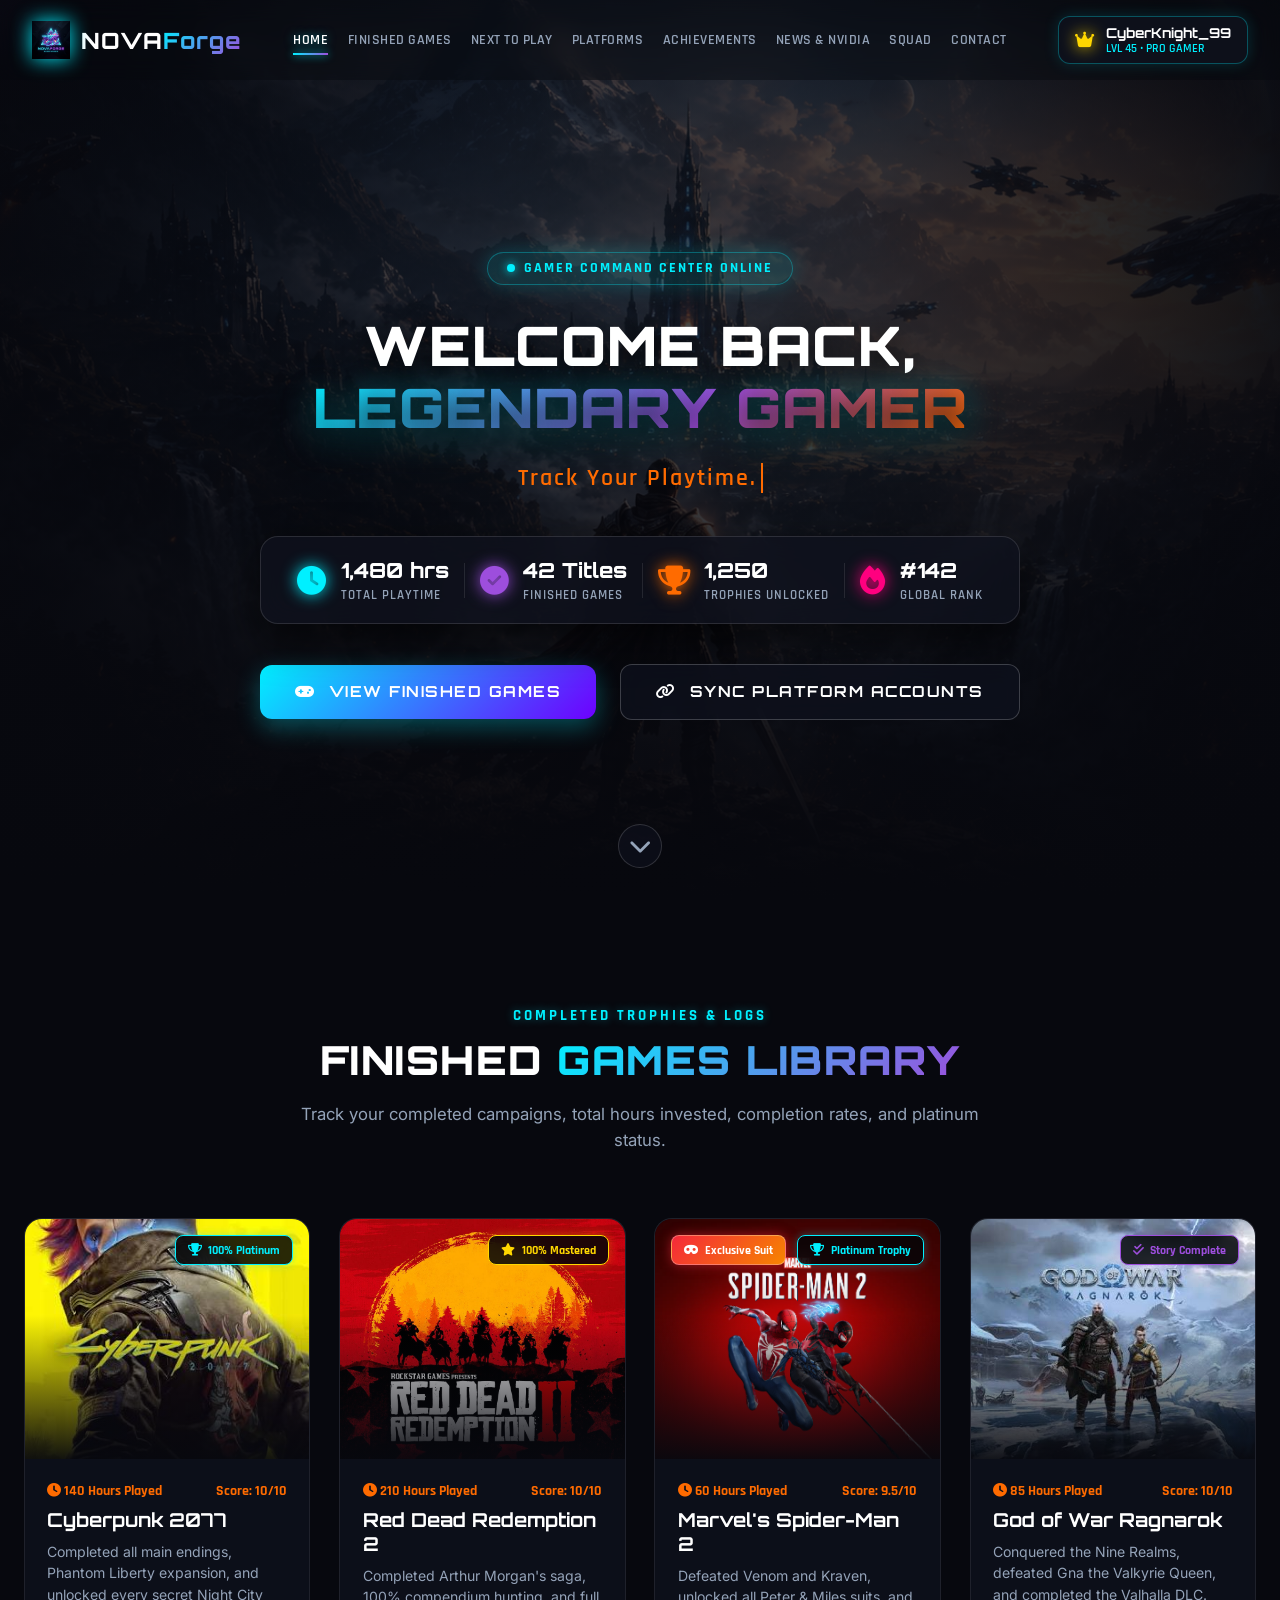
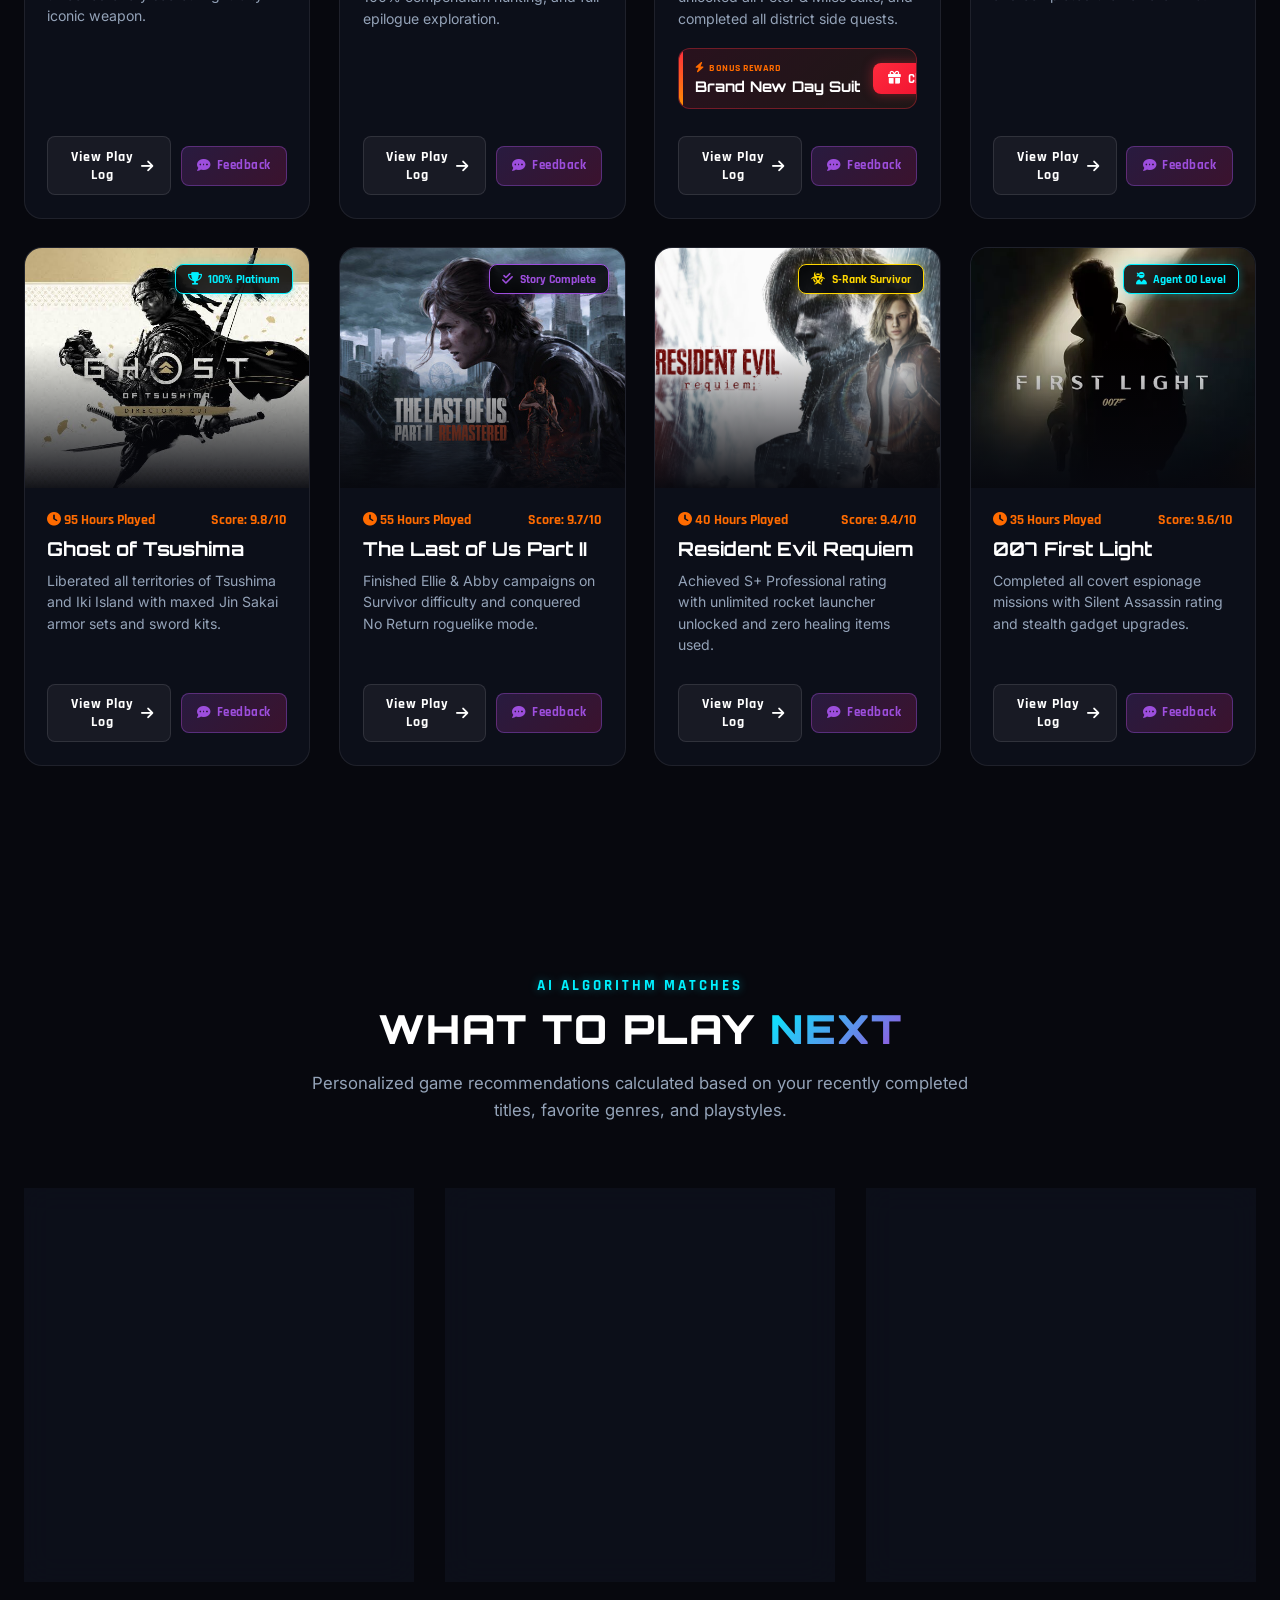
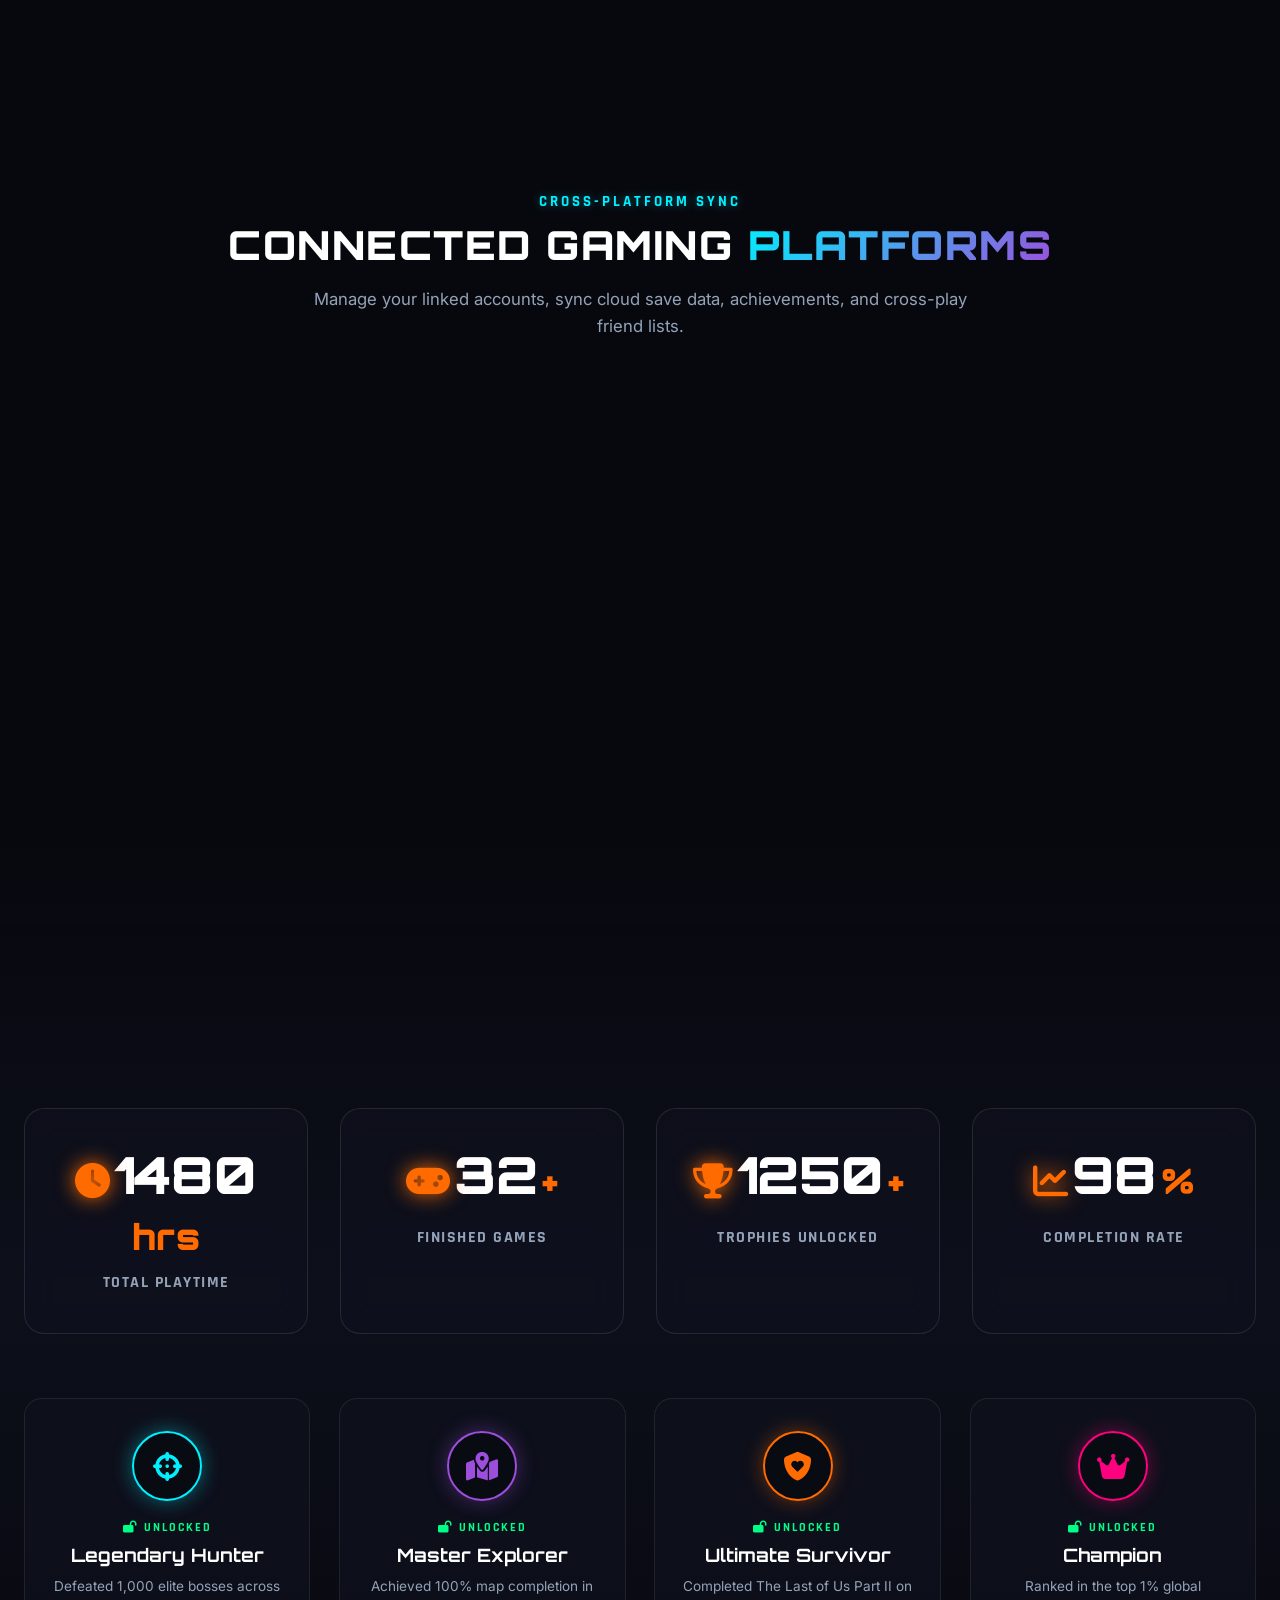
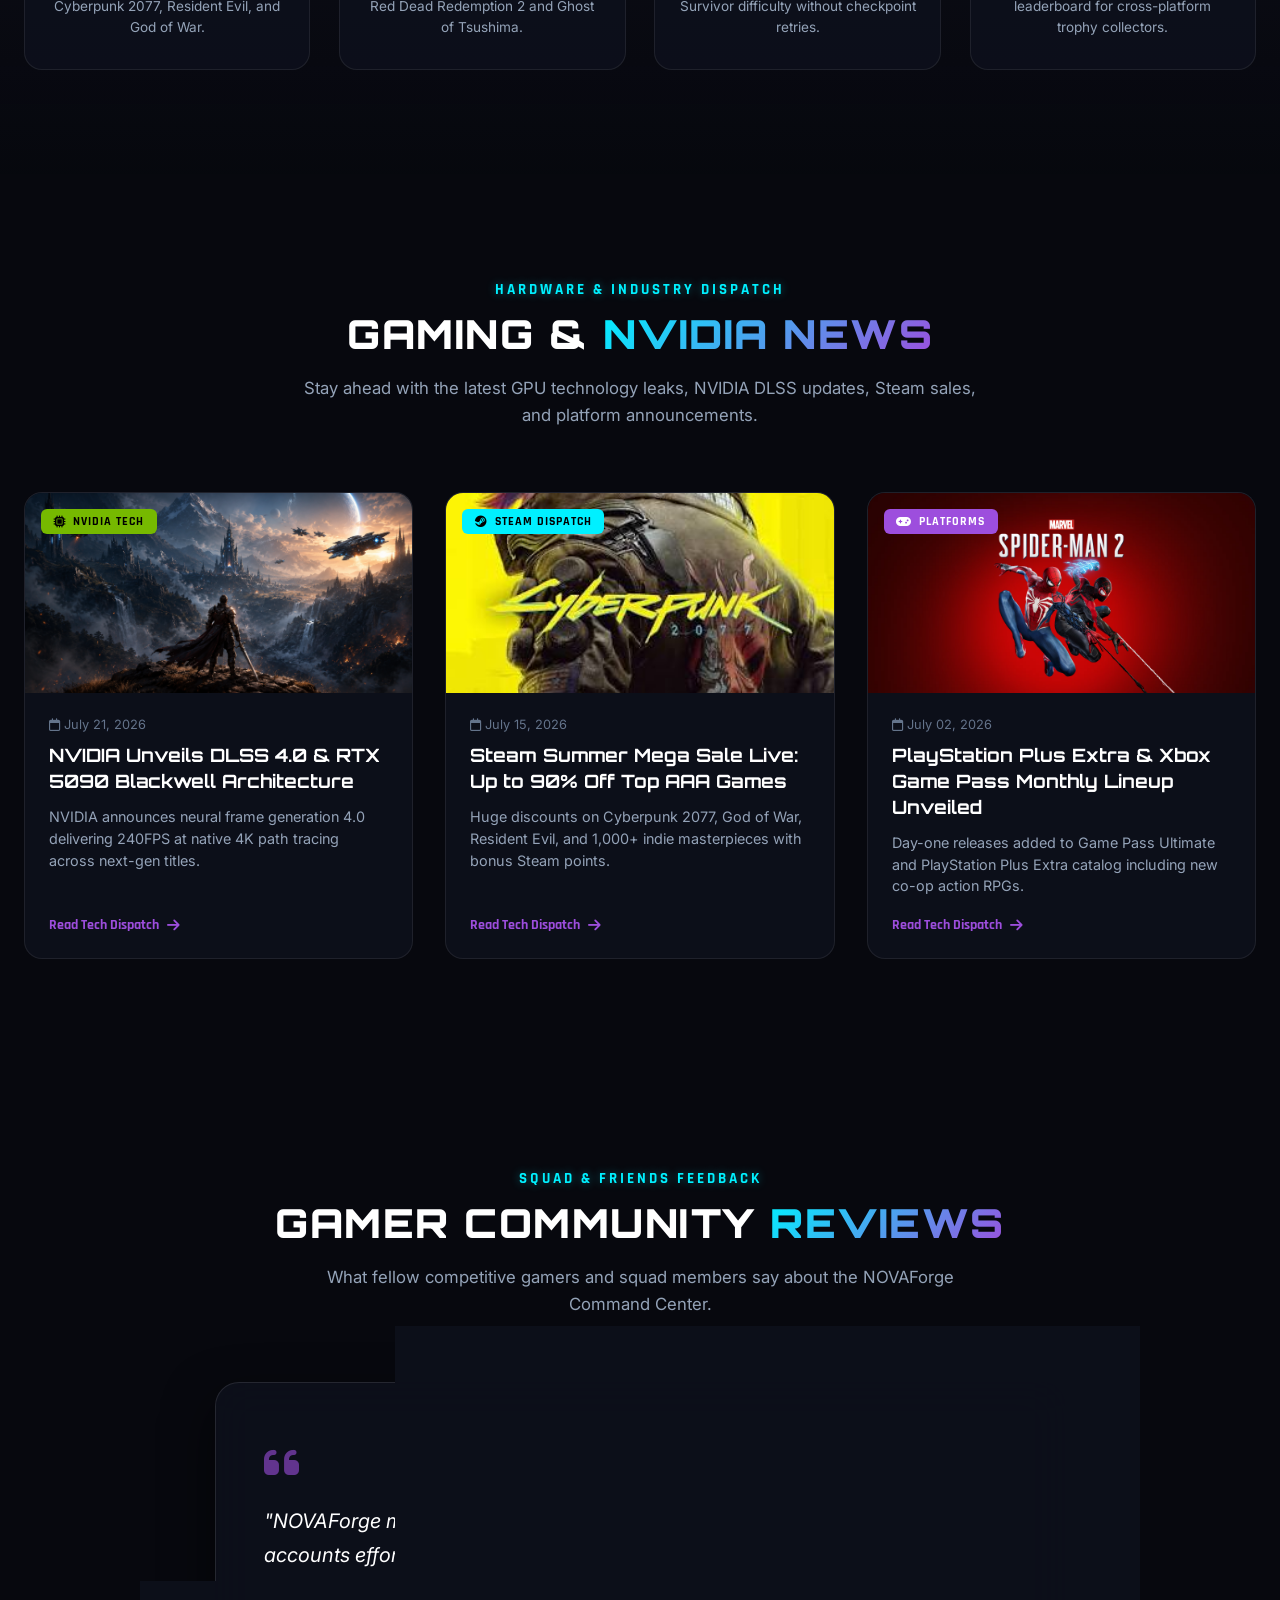
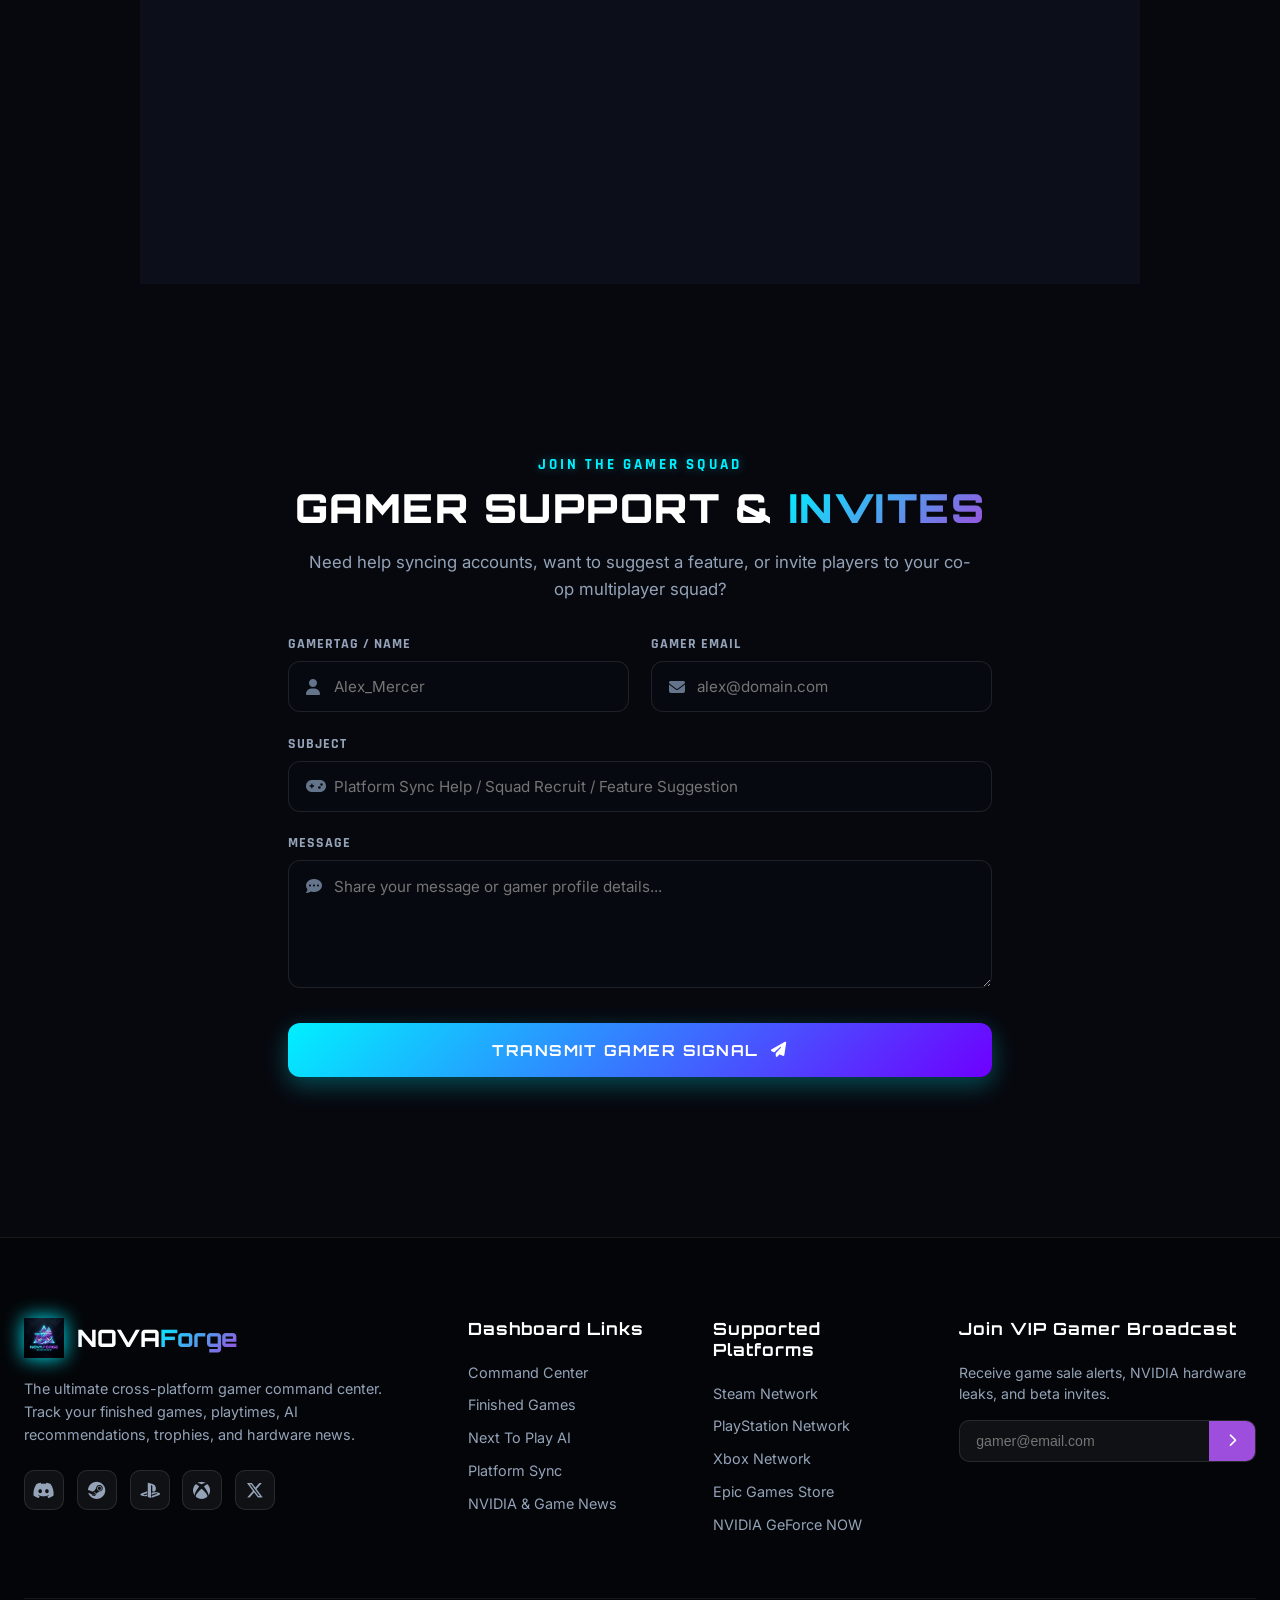
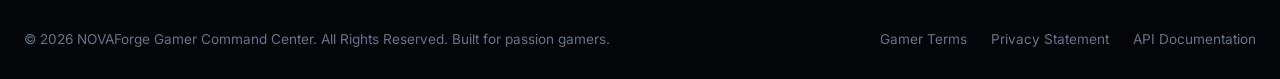
<file: landing.html>
<!DOCTYPE html>
<html lang="en">
<head>
    <meta charset="UTF-8">
    <meta name="viewport" content="width=device-width, initial-scale=1.0">
    <meta name="description" content="NOVAForge Gamer Command Center - Track your finished games, total playtimes, AI game recommendations, cross-platform accounts (Xbox, PlayStation, Steam, Epic Games), achievements, and NVIDIA hardware news.">
    <title>NOVAForge | Gamer Command Center & Dashboard</title>
    <!-- Google Fonts -->
    <link rel="preconnect" href="https://fonts.googleapis.com">
    <link rel="preconnect" href="https://fonts.gstatic.com" crossorigin>
    <link href="https://fonts.googleapis.com/css2?family=Orbitron:wght@500;700;800;900&family=Rajdhani:wght@500;600;700&family=Inter:wght@300;400;500;600;700&display=swap" rel="stylesheet">
    <!-- Font Awesome Icons -->
    <link rel="stylesheet" href="https://cdnjs.cloudflare.com/ajax/libs/font-awesome/6.5.1/css/all.min.css">
    <!-- Landing Stylesheet -->
    <link rel="stylesheet" href="css/landing.css">
</head>
<body class="loading">

    <!-- Screen Preloader -->
    <div class="preloader" id="preloader">
        <div class="loader-content">
            <img src="images/logo.png" alt="NOVAForge Logo" class="loader-logo">
            <h2 class="loader-title">NOVA<span class="highlight">Forge</span></h2>
            <div class="progress-bar-container">
                <div class="progress-bar" id="progressBar"></div>
            </div>
            <span class="progress-percent" id="progressPercent">0%</span>
            <p class="loader-sub">SYNCING GAMER PROFILE & PLATFORMS...</p>
        </div>
    </div>

    <!-- Mouse Glow & Custom Gaming Cursor Follower -->
    <div class="cursor-glow" id="cursorGlow"></div>
    <div class="custom-cursor-dot" id="cursorDot"></div>
    <div class="custom-cursor-ring" id="cursorRing"></div>

    <!-- Background Floating Gaming Icons -->
    <div class="floating-icons-container">
        <i class="fa-solid fa-gamepad floating-icon icon-1"></i>
        <i class="fa-brands fa-playstation floating-icon icon-2"></i>
        <i class="fa-brands fa-xbox floating-icon icon-3"></i>
        <i class="fa-brands fa-steam floating-icon icon-4"></i>
        <i class="fa-solid fa-trophy floating-icon icon-5"></i>
        <i class="fa-solid fa-microchip floating-icon icon-6"></i>
    </div>

    <!-- Sticky Navigation Bar -->
    <header class="navbar" id="navbar">
        <div class="nav-container">
            <a href="#hero" class="nav-logo">
                <img src="images/logo.png" alt="NOVAForge Logo" class="nav-logo-img">
                <span class="nav-logo-text">NOVA<span class="highlight">Forge</span></span>
            </a>

            <!-- Navigation Links -->
            <nav class="nav-menu" id="navMenu">
                <a href="#hero" class="nav-link active">Home</a>
                <a href="#finished-games" class="nav-link">Finished Games</a>
                <a href="#recommendations" class="nav-link">Next To Play</a>
                <a href="#platforms" class="nav-link">Platforms</a>
                <a href="#achievements" class="nav-link">Achievements</a>
                <a href="#news" class="nav-link">News & NVIDIA</a>
                <a href="#testimonials" class="nav-link">Squad</a>
                <a href="#contact" class="nav-link">Contact</a>
            </nav>

            <!-- Gamer Header Status Badge & Mobile Toggle -->
            <div class="nav-actions">
                <div class="user-badge" id="userBadge">
                    <i class="fa-solid fa-crown user-crown-icon"></i>
                    <div class="user-text-box">
                        <span id="headerUsername" class="user-name-str">CyberKnight_99</span>
                        <span class="user-lvl-str">LVL 45 • PRO GAMER</span>
                    </div>
                </div>
                <button class="mobile-toggle" id="mobileToggle" aria-label="Toggle navigation menu">
                    <i class="fa-solid fa-bars" id="toggleIcon"></i>
                </button>
            </div>
        </div>
    </header>

    <main>
        <!-- ================= HERO SECTION (COMMAND CENTER) ================= -->
        <section id="hero" class="hero-section">
            <div class="hero-bg-wrapper">
                <div class="hero-bg-img" style="background-image: url('images/hero.jpg');"></div>
                <div class="hero-overlay"></div>
            </div>

            <div class="hero-content">
                <div class="hero-badge">
                    <span class="pulse-dot"></span> GAMER COMMAND CENTER ONLINE
                </div>
                <h1 class="hero-title">
                    Welcome Back,<br>
                    <span class="neon-gradient-text">Legendary Gamer</span>
                </h1>
                <p class="hero-subtext">
                    <span class="typing-text" id="typingText"></span>
                </p>

                <!-- Live Gamer Quick Stats Ribbon -->
                <div class="hero-stats-ribbon">
                    <div class="ribbon-item">
                        <i class="fa-solid fa-clock ribbon-icon cyan"></i>
                        <div>
                            <strong class="ribbon-val">1,480 hrs</strong>
                            <span class="ribbon-lbl">Total Playtime</span>
                        </div>
                    </div>
                    <div class="ribbon-divider"></div>
                    <div class="ribbon-item">
                        <i class="fa-solid fa-circle-check ribbon-icon purple"></i>
                        <div>
                            <strong class="ribbon-val">42 Titles</strong>
                            <span class="ribbon-lbl">Finished Games</span>
                        </div>
                    </div>
                    <div class="ribbon-divider"></div>
                    <div class="ribbon-item">
                        <i class="fa-solid fa-trophy ribbon-icon orange"></i>
                        <div>
                            <strong class="ribbon-val">1,250</strong>
                            <span class="ribbon-lbl">Trophies Unlocked</span>
                        </div>
                    </div>
                    <div class="ribbon-divider"></div>
                    <div class="ribbon-item">
                        <i class="fa-solid fa-fire ribbon-icon pink"></i>
                        <div>
                            <strong class="ribbon-val">#142</strong>
                            <span class="ribbon-lbl">Global Rank</span>
                        </div>
                    </div>
                </div>

                <div class="hero-buttons">
                    <a href="#finished-games" class="btn btn-primary btn-glow ripple">
                        <i class="fa-solid fa-gamepad"></i>
                        <span>VIEW FINISHED GAMES</span>
                    </a>
                    <a href="#platforms" class="btn btn-secondary ripple">
                        <i class="fa-solid fa-link"></i>
                        <span>SYNC PLATFORM ACCOUNTS</span>
                    </a>
                </div>
            </div>

            <!-- Scroll Down Indicator -->
            <a href="#finished-games" class="scroll-down-btn" aria-label="Scroll to finished games">
                <i class="fa-solid fa-chevron-down"></i>
            </a>
        </section>

        <!-- ================= FINISHED GAMES & PLAYTIME SECTION ================= -->
        <section id="finished-games" class="section-padding games-section">
            <div class="section-container">
                <div class="section-header text-center reveal-up">
                    <span class="section-tag">COMPLETED TROPHIES & LOGS</span>
                    <h2 class="section-title">Finished <span class="highlight">Games Library</span></h2>
                    <p class="section-desc">Track your completed campaigns, total hours invested, completion rates, and platinum status.</p>
                </div>

                <div class="games-grid">
                    <!-- Game Card 1 -->
                    <div class="game-card reveal-up">
                        <div class="game-cover-wrapper">
                            <img src="images/game1.jpg" alt="Cyberpunk 2077" class="game-cover">
                            <div class="game-overlay"></div>
                            <span class="badge-status platinum"><i class="fa-solid fa-trophy"></i> 100% Platinum</span>
                        </div>
                        <div class="game-info">
                            <div class="game-meta">
                                <span class="game-genre"><i class="fa-solid fa-clock"></i> 140 Hours Played</span>
                                <span class="game-year">Score: 10/10</span>
                            </div>
                            <h3 class="game-title">Cyberpunk 2077</h3>
                            <p class="game-snippet">Completed all main endings, Phantom Liberty expansion, and unlocked every secret Night City iconic weapon.</p>
                            <div class="card-btn-row">
                                <button class="btn-card-action" onclick="openFinishedGameModal('Cyberpunk 2077', 'images/game1.jpg', '140 Hours', '100% Platinum', 'Sci-Fi RPG', 'PC / Steam')">View Play Log <i class="fa-solid fa-arrow-right"></i></button>
                                <a href="feedback.html?game=Cyberpunk%202077" class="btn-card-feedback" title="Give Game Completion Feedback"><i class="fa-solid fa-comment-dots"></i> Feedback</a>
                            </div>
                        </div>
                    </div>

                    <!-- Game Card 2 -->
                    <div class="game-card reveal-up" style="animation-delay: 0.1s;">
                        <div class="game-cover-wrapper">
                            <img src="images/game2.jpg" alt="Red Dead Redemption 2" class="game-cover">
                            <div class="game-overlay"></div>
                            <span class="badge-status gold"><i class="fa-solid fa-star"></i> 100% Mastered</span>
                        </div>
                        <div class="game-info">
                            <div class="game-meta">
                                <span class="game-genre"><i class="fa-solid fa-clock"></i> 210 Hours Played</span>
                                <span class="game-year">Score: 10/10</span>
                            </div>
                            <h3 class="game-title">Red Dead Redemption 2</h3>
                            <p class="game-snippet">Completed Arthur Morgan's saga, 100% compendium hunting, and full epilogue exploration.</p>
                            <div class="card-btn-row">
                                <button class="btn-card-action" onclick="openFinishedGameModal('Red Dead Redemption 2', 'images/game2.jpg', '210 Hours', '100% Mastered', 'Action Western', 'PlayStation 5')">View Play Log <i class="fa-solid fa-arrow-right"></i></button>
                                <a href="feedback.html?game=Red%20Dead%20Redemption%202" class="btn-card-feedback" title="Give Game Completion Feedback"><i class="fa-solid fa-comment-dots"></i> Feedback</a>
                            </div>
                        </div>
                    </div>

                    <!-- Game Card 3 -->
                    <div class="game-card reveal-up" style="animation-delay: 0.2s;" id="spidermanGameCard">
                        <div class="game-cover-wrapper">
                            <img src="images/game3.jpg" alt="Marvel's Spider-Man 2" class="game-cover">
                            <div class="game-overlay"></div>
                            <span class="badge-status platinum"><i class="fa-solid fa-trophy"></i> Platinum Trophy</span>
                            <span class="badge-suit-claim" id="spiderSuitBadge" onclick="openSuitClaimModal()" title="Claim Brand New Day Suit"><i class="fa-solid fa-mask"></i> <span id="spiderBadgeText">Exclusive Suit</span></span>
                        </div>
                        <div class="game-info">
                            <div class="game-meta">
                                <span class="game-genre"><i class="fa-solid fa-clock"></i> 60 Hours Played</span>
                                <span class="game-year">Score: 9.5/10</span>
                            </div>
                            <h3 class="game-title">Marvel's Spider-Man 2</h3>
                            <p class="game-snippet">Defeated Venom and Kraven, unlocked all Peter & Miles suits, and completed all district side quests.</p>
                            
                            <!-- Brand New Day Suit Claim Widget -->
                            <div class="suit-claim-box" id="spiderSuitCardBox">
                                <div class="suit-claim-details">
                                    <span class="suit-badge-tag"><i class="fa-solid fa-bolt"></i> BONUS REWARD</span>
                                    <h4 class="suit-title">Brand New Day Suit</h4>
                                </div>
                                <button class="btn-claim-suit" id="spiderSuitBtn" onclick="openSuitClaimModal()">
                                    <i class="fa-solid fa-gift"></i> <span id="spiderSuitBtnText">Claim Suit</span>
                                </button>
                            </div>

                            <div class="card-btn-row">
                                <button class="btn-card-action" onclick="openFinishedGameModal('Marvel\'s Spider-Man 2', 'images/game3.jpg', '60 Hours', 'Platinum Trophy', 'Superhero Action', 'PlayStation 5')">View Play Log <i class="fa-solid fa-arrow-right"></i></button>
                                <a href="feedback.html?game=Marvel%27s%20Spider-Man%202" class="btn-card-feedback" title="Give Game Completion Feedback"><i class="fa-solid fa-comment-dots"></i> Feedback</a>
                            </div>
                        </div>
                    </div>

                    <!-- Game Card 4 -->
                    <div class="game-card reveal-up" style="animation-delay: 0.3s;">
                        <div class="game-cover-wrapper">
                            <img src="images/game4.jpg" alt="God of War Ragnarok" class="game-cover">
                            <div class="game-overlay"></div>
                            <span class="badge-status story"><i class="fa-solid fa-check-double"></i> Story Complete</span>
                        </div>
                        <div class="game-info">
                            <div class="game-meta">
                                <span class="game-genre"><i class="fa-solid fa-clock"></i> 85 Hours Played</span>
                                <span class="game-year">Score: 10/10</span>
                            </div>
                            <h3 class="game-title">God of War Ragnarok</h3>
                            <p class="game-snippet">Conquered the Nine Realms, defeated Gna the Valkyrie Queen, and completed the Valhalla DLC.</p>
                            <div class="card-btn-row">
                                <button class="btn-card-action" onclick="openFinishedGameModal('God of War Ragnarok', 'images/game4.jpg', '85 Hours', 'Story Complete', 'Mythic Action', 'PlayStation 5')">View Play Log <i class="fa-solid fa-arrow-right"></i></button>
                                <a href="feedback.html?game=God%20of%20War%20Ragnarok" class="btn-card-feedback" title="Give Game Completion Feedback"><i class="fa-solid fa-comment-dots"></i> Feedback</a>
                            </div>
                        </div>
                    </div>

                    <!-- Game Card 5 -->
                    <div class="game-card reveal-up">
                        <div class="game-cover-wrapper">
                            <img src="images/game5.jpg" alt="Ghost of Tsushima" class="game-cover">
                            <div class="game-overlay"></div>
                            <span class="badge-status platinum"><i class="fa-solid fa-trophy"></i> 100% Platinum</span>
                        </div>
                        <div class="game-info">
                            <div class="game-meta">
                                <span class="game-genre"><i class="fa-solid fa-clock"></i> 95 Hours Played</span>
                                <span class="game-year">Score: 9.8/10</span>
                            </div>
                            <h3 class="game-title">Ghost of Tsushima</h3>
                            <p class="game-snippet">Liberated all territories of Tsushima and Iki Island with maxed Jin Sakai armor sets and sword kits.</p>
                            <div class="card-btn-row">
                                <button class="btn-card-action" onclick="openFinishedGameModal('Ghost of Tsushima', 'images/game5.jpg', '95 Hours', '100% Platinum', 'Samurai Action', 'PC / Steam')">View Play Log <i class="fa-solid fa-arrow-right"></i></button>
                                <a href="feedback.html?game=Ghost%20of%20Tsushima" class="btn-card-feedback" title="Give Game Completion Feedback"><i class="fa-solid fa-comment-dots"></i> Feedback</a>
                            </div>
                        </div>
                    </div>

                    <!-- Game Card 6 -->
                    <div class="game-card reveal-up" style="animation-delay: 0.1s;">
                        <div class="game-cover-wrapper">
                            <img src="images/game6.jpg" alt="The Last of Us Part II" class="game-cover">
                            <div class="game-overlay"></div>
                            <span class="badge-status story"><i class="fa-solid fa-check-double"></i> Story Complete</span>
                        </div>
                        <div class="game-info">
                            <div class="game-meta">
                                <span class="game-genre"><i class="fa-solid fa-clock"></i> 55 Hours Played</span>
                                <span class="game-year">Score: 9.7/10</span>
                            </div>
                            <h3 class="game-title">The Last of Us Part II</h3>
                            <p class="game-snippet">Finished Ellie & Abby campaigns on Survivor difficulty and conquered No Return roguelike mode.</p>
                            <div class="card-btn-row">
                                <button class="btn-card-action" onclick="openFinishedGameModal('The Last of Us Part II', 'images/game6.jpg', '55 Hours', 'Story Complete', 'Survival Action', 'PlayStation 5')">View Play Log <i class="fa-solid fa-arrow-right"></i></button>
                                <a href="feedback.html?game=The%20Last%20of%20Us%20Part%20II" class="btn-card-feedback" title="Give Game Completion Feedback"><i class="fa-solid fa-comment-dots"></i> Feedback</a>
                            </div>
                        </div>
                    </div>

                    <!-- Game Card 7 -->
                    <div class="game-card reveal-up" style="animation-delay: 0.2s;">
                        <div class="game-cover-wrapper">
                            <img src="images/game7.jpg" alt="Resident Evil Requiem" class="game-cover">
                            <div class="game-overlay"></div>
                            <span class="badge-status gold"><i class="fa-solid fa-biohazard"></i> S-Rank Survivor</span>
                        </div>
                        <div class="game-info">
                            <div class="game-meta">
                                <span class="game-genre"><i class="fa-solid fa-clock"></i> 40 Hours Played</span>
                                <span class="game-year">Score: 9.4/10</span>
                            </div>
                            <h3 class="game-title">Resident Evil Requiem</h3>
                            <p class="game-snippet">Achieved S+ Professional rating with unlimited rocket launcher unlocked and zero healing items used.</p>
                            <div class="card-btn-row">
                                <button class="btn-card-action" onclick="openFinishedGameModal('Resident Evil Requiem', 'images/game7.jpg', '40 Hours', 'S-Rank Survivor', 'Survival Horror', 'PC / Steam')">View Play Log <i class="fa-solid fa-arrow-right"></i></button>
                                <a href="feedback.html?game=Resident%20Evil%20Requiem" class="btn-card-feedback" title="Give Game Completion Feedback"><i class="fa-solid fa-comment-dots"></i> Feedback</a>
                            </div>
                        </div>
                    </div>

                    <!-- Game Card 8 -->
                    <div class="game-card reveal-up" style="animation-delay: 0.3s;">
                        <div class="game-cover-wrapper">
                            <img src="images/game8.jpg" alt="007 First Light" class="game-cover">
                            <div class="game-overlay"></div>
                            <span class="badge-status platinum"><i class="fa-solid fa-user-ninja"></i> Agent 00 Level</span>
                        </div>
                        <div class="game-info">
                            <div class="game-meta">
                                <span class="game-genre"><i class="fa-solid fa-clock"></i> 35 Hours Played</span>
                                <span class="game-year">Score: 9.6/10</span>
                            </div>
                            <h3 class="game-title">007 First Light</h3>
                            <p class="game-snippet">Completed all covert espionage missions with Silent Assassin rating and stealth gadget upgrades.</p>
                            <div class="card-btn-row">
                                <button class="btn-card-action" onclick="openFinishedGameModal('007 First Light', 'images/game8.jpg', '35 Hours', 'Agent 00 Level', 'Stealth Action', 'Xbox Series X')">View Play Log <i class="fa-solid fa-arrow-right"></i></button>
                                <a href="feedback.html?game=007%20First%20Light" class="btn-card-feedback" title="Give Game Completion Feedback"><i class="fa-solid fa-comment-dots"></i> Feedback</a>
                            </div>
                        </div>
                    </div>
                </div>
            </div>
        </section>

        <!-- ================= WHAT TO PLAY NEXT (RECOMMENDATION ENGINE) ================= -->
        <section id="recommendations" class="section-padding recommendations-section">
            <div class="section-container">
                <div class="section-header text-center reveal-up">
                    <span class="section-tag">AI ALGORITHM MATCHES</span>
                    <h2 class="section-title">What To Play <span class="highlight">Next</span></h2>
                    <p class="section-desc">Personalized game recommendations calculated based on your recently completed titles, favorite genres, and playstyles.</p>
                </div>

                <div class="recommendations-grid">
                    <!-- Rec 1 -->
                    <div class="rec-card reveal-up">
                        <div class="rec-header">
                            <span class="match-percentage"><i class="fa-solid fa-wand-magic-sparkles"></i> 98% MATCH</span>
                            <span class="rec-based">Based on: God of War & Ghost of Tsushima</span>
                        </div>
                        <div class="rec-body">
                            <div class="rec-thumb">
                                <img src="images/game8.jpg" alt="Black Myth Wukong">
                            </div>
                            <div class="rec-details">
                                <h3 class="rec-title">Black Myth Wukong</h3>
                                <p class="rec-reason">Combines high-skill mythic melee combat, epic boss encounters, and breathtaking Unreal Engine 5 visuals matching your love for action RPGs.</p>
                                <div class="rec-tags">
                                    <span>Mythic Action</span>
                                    <span>Single Player</span>
                                    <span>High Challenge</span>
                                </div>
                            </div>
                        </div>
                        <div class="rec-actions">
                            <button class="btn-rec-btn primary" onclick="showToast('Black Myth Wukong Added to Play Backlog!', 'success')"><i class="fa-solid fa-plus"></i> Add to Backlog</button>
                            <button class="btn-rec-btn secondary" onclick="openRecommendModal('Black Myth Wukong', '98%', 'God of War Ragnarok', 'Unreal Engine 5 Action RPG with mythical transformation mechanics.')"><i class="fa-solid fa-circle-info"></i> Match Details</button>
                        </div>
                    </div>

                    <!-- Rec 2 -->
                    <div class="rec-card reveal-up" style="animation-delay: 0.15s;">
                        <div class="rec-header">
                            <span class="match-percentage cyan"><i class="fa-solid fa-wand-magic-sparkles"></i> 96% MATCH</span>
                            <span class="rec-based">Based on: Cyberpunk 2077</span>
                        </div>
                        <div class="rec-body">
                            <div class="rec-thumb">
                                <img src="images/hero.jpg" alt="Aether Shift 2099">
                            </div>
                            <div class="rec-details">
                                <h3 class="rec-title">Aether Shift 2099</h3>
                                <p class="rec-reason">An open-world futuristic cyberpunk shooter with heavy narrative choices, cyberware augmentations, and ray-traced neon environments.</p>
                                <div class="rec-tags">
                                    <span>Cyberpunk</span>
                                    <span>Open World</span>
                                    <span>Story Rich</span>
                                </div>
                            </div>
                        </div>
                        <div class="rec-actions">
                            <button class="btn-rec-btn primary" onclick="showToast('Aether Shift 2099 Added to Play Backlog!', 'success')"><i class="fa-solid fa-plus"></i> Add to Backlog</button>
                            <button class="btn-rec-btn secondary" onclick="openRecommendModal('Aether Shift 2099', '96%', 'Cyberpunk 2077', 'Immersive futuristic RPG with branching storylines and custom weapon crafting.')"><i class="fa-solid fa-circle-info"></i> Match Details</button>
                        </div>
                    </div>

                    <!-- Rec 3 -->
                    <div class="rec-card reveal-up" style="animation-delay: 0.3s;">
                        <div class="rec-header">
                            <span class="match-percentage orange"><i class="fa-solid fa-wand-magic-sparkles"></i> 95% MATCH</span>
                            <span class="rec-based">Based on: Resident Evil Requiem</span>
                        </div>
                        <div class="rec-body">
                            <div class="rec-thumb">
                                <img src="images/game7.jpg" alt="Silent Hill 2 Remake">
                            </div>
                            <div class="rec-details">
                                <h3 class="rec-title">Silent Hill 2 Remake</h3>
                                <p class="rec-reason">A masterpiece of psychological survival horror featuring dense fog dynamics, eerie puzzle-solving, and terrifying soundscapes.</p>
                                <div class="rec-tags">
                                    <span>Horror</span>
                                    <span>Atmospheric</span>
                                    <span>Puzzle</span>
                                </div>
                            </div>
                        </div>
                        <div class="rec-actions">
                            <button class="btn-rec-btn primary" onclick="showToast('Silent Hill 2 Remake Added to Play Backlog!', 'success')"><i class="fa-solid fa-plus"></i> Add to Backlog</button>
                            <button class="btn-rec-btn secondary" onclick="openRecommendModal('Silent Hill 2 Remake', '95%', 'Resident Evil Requiem', 'Psychological thriller horror with overhauled third-person combat.')"><i class="fa-solid fa-circle-info"></i> Match Details</button>
                        </div>
                    </div>
                </div>
            </div>
        </section>

        <!-- ================= CONNECTED PLATFORMS HUB ================= -->
        <section id="platforms" class="section-padding platforms-section">
            <div class="section-container">
                <div class="section-header text-center reveal-up">
                    <span class="section-tag">CROSS-PLATFORM SYNC</span>
                    <h2 class="section-title">Connected Gaming <span class="highlight">Platforms</span></h2>
                    <p class="section-desc">Manage your linked accounts, sync cloud save data, achievements, and cross-play friend lists.</p>
                </div>

                <div class="platforms-grid">
                    <!-- Steam Platform -->
                    <div class="platform-card steam-card reveal-up">
                        <div class="platform-header">
                            <i class="fa-brands fa-steam platform-icon"></i>
                            <span class="sync-badge active"><i class="fa-solid fa-circle-check"></i> SYNCED</span>
                        </div>
                        <h3 class="platform-name">Steam Account</h3>
                        <p class="platform-user">CyberKnight_99 (ID: 7656119890)</p>
                        <div class="platform-stats">
                            <div><strong>140</strong><span>Games</span></div>
                            <div><strong>1,120 hrs</strong><span>Playtime</span></div>
                            <div><strong>LVL 72</strong><span>Steam Badge</span></div>
                        </div>
                        <button class="btn-platform-sync" onclick="syncPlatformModal('Steam')"><i class="fa-solid fa-rotate"></i> Sync Steam Library</button>
                    </div>

                    <!-- PlayStation Platform -->
                    <div class="platform-card psn-card reveal-up" style="animation-delay: 0.1s;">
                        <div class="platform-header">
                            <i class="fa-brands fa-playstation platform-icon"></i>
                            <span class="sync-badge active"><i class="fa-solid fa-circle-check"></i> SYNCED</span>
                        </div>
                        <h3 class="platform-name">PlayStation Network</h3>
                        <p class="platform-user">PSN: Cyber_Shadow_99</p>
                        <div class="platform-stats">
                            <div><strong>58</strong><span>Games</span></div>
                            <div><strong>18</strong><span>Platinums</span></div>
                            <div><strong>LVL 340</strong><span>PSN Rank</span></div>
                        </div>
                        <button class="btn-platform-sync" onclick="syncPlatformModal('PlayStation')"><i class="fa-solid fa-rotate"></i> Sync PSN Trophies</button>
                    </div>

                    <!-- Xbox Platform -->
                    <div class="platform-card xbox-card reveal-up" style="animation-delay: 0.2s;">
                        <div class="platform-header">
                            <i class="fa-brands fa-xbox platform-icon"></i>
                            <span class="sync-badge active"><i class="fa-solid fa-circle-check"></i> SYNCED</span>
                        </div>
                        <h3 class="platform-name">Xbox Network</h3>
                        <p class="platform-user">Gamertag: CyberForge99</p>
                        <div class="platform-stats">
                            <div><strong>82</strong><span>Games</span></div>
                            <div><strong>45,200</strong><span>Gamerscore</span></div>
                            <div><strong>Game Pass</strong><span>Ultimate</span></div>
                        </div>
                        <button class="btn-platform-sync" onclick="syncPlatformModal('Xbox')"><i class="fa-solid fa-rotate"></i> Sync Xbox Library</button>
                    </div>

                    <!-- Epic Games Platform -->
                    <div class="platform-card epic-card reveal-up" style="animation-delay: 0.3s;">
                        <div class="platform-header">
                            <i class="fa-solid fa-cube platform-icon"></i>
                            <span class="sync-badge active"><i class="fa-solid fa-circle-check"></i> SYNCED</span>
                        </div>
                        <h3 class="platform-name">Epic Games Store</h3>
                        <p class="platform-user">EpicID: CyberKnight_99</p>
                        <div class="platform-stats">
                            <div><strong>65</strong><span>Games</span></div>
                            <div><strong>120 hrs</strong><span>Playtime</span></div>
                            <div><strong>Active</strong><span>Cloud Saves</span></div>
                        </div>
                        <button class="btn-platform-sync" onclick="syncPlatformModal('Epic Games')"><i class="fa-solid fa-rotate"></i> Sync Epic Store</button>
                    </div>
                </div>
            </div>
        </section>

        <!-- ================= STATS & ACHIEVEMENTS SECTION ================= -->
        <section id="achievements" class="section-padding stats-section">
            <div class="section-container">
                <div class="section-header text-center reveal-up">
                    <span class="section-tag">GLOBAL MILESTONES</span>
                    <h2 class="section-title">Player Stats & <span class="highlight">Achievements</span></h2>
                    <p class="section-desc">Your cross-platform lifetime gaming counters and unlocked hall of fame trophies.</p>
                </div>

                <!-- Stat Counters -->
                <div class="stats-grid" style="margin-bottom: 4rem;">
                    <div class="stat-card reveal-up">
                        <i class="fa-solid fa-clock stat-icon"></i>
                        <h3 class="stat-number" data-target="1480">0</h3>
                        <span class="stat-suffix">hrs</span>
                        <p class="stat-label">Total Playtime</p>
                    </div>

                    <div class="stat-card reveal-up" style="animation-delay: 0.1s;">
                        <i class="fa-solid fa-gamepad stat-icon"></i>
                        <h3 class="stat-number" data-target="42">0</h3>
                        <span class="stat-plus">+</span>
                        <p class="stat-label">Finished Games</p>
                    </div>

                    <div class="stat-card reveal-up" style="animation-delay: 0.2s;">
                        <i class="fa-solid fa-trophy stat-icon"></i>
                        <h3 class="stat-number" data-target="1250">0</h3>
                        <span class="stat-plus">+</span>
                        <p class="stat-label">Trophies Unlocked</p>
                    </div>

                    <div class="stat-card reveal-up" style="animation-delay: 0.3s;">
                        <i class="fa-solid fa-chart-line stat-icon"></i>
                        <h3 class="stat-number" data-target="98">0</h3>
                        <span class="stat-suffix">%</span>
                        <p class="stat-label">Completion Rate</p>
                    </div>
                </div>

                <!-- Trophies Badges Grid -->
                <div class="achievements-grid">
                    <div class="achievement-card reveal-up">
                        <div class="badge-icon glow-cyan">
                            <i class="fa-solid fa-crosshairs"></i>
                        </div>
                        <span class="unlock-status"><i class="fa-solid fa-lock-open"></i> UNLOCKED</span>
                        <h3 class="achievement-name">Legendary Hunter</h3>
                        <p class="achievement-desc">Defeated 1,000 elite bosses across Cyberpunk 2077, Resident Evil, and God of War.</p>
                    </div>

                    <div class="achievement-card reveal-up" style="animation-delay: 0.1s;">
                        <div class="badge-icon glow-purple">
                            <i class="fa-solid fa-map-location-dot"></i>
                        </div>
                        <span class="unlock-status"><i class="fa-solid fa-lock-open"></i> UNLOCKED</span>
                        <h3 class="achievement-name">Master Explorer</h3>
                        <p class="achievement-desc">Achieved 100% map completion in Red Dead Redemption 2 and Ghost of Tsushima.</p>
                    </div>

                    <div class="achievement-card reveal-up" style="animation-delay: 0.2s;">
                        <div class="badge-icon glow-orange">
                            <i class="fa-solid fa-shield-heart"></i>
                        </div>
                        <span class="unlock-status"><i class="fa-solid fa-lock-open"></i> UNLOCKED</span>
                        <h3 class="achievement-name">Ultimate Survivor</h3>
                        <p class="achievement-desc">Completed The Last of Us Part II on Survivor difficulty without checkpoint retries.</p>
                    </div>

                    <div class="achievement-card reveal-up" style="animation-delay: 0.3s;">
                        <div class="badge-icon glow-pink">
                            <i class="fa-solid fa-crown"></i>
                        </div>
                        <span class="unlock-status"><i class="fa-solid fa-lock-open"></i> UNLOCKED</span>
                        <h3 class="achievement-name">Champion</h3>
                        <p class="achievement-desc">Ranked in the top 1% global leaderboard for cross-platform trophy collectors.</p>
                    </div>
                </div>
            </div>
        </section>

        <!-- ================= GAMING & NVIDIA TECH NEWS ================= -->
        <section id="news" class="section-padding news-section">
            <div class="section-container">
                <div class="section-header text-center reveal-up">
                    <span class="section-tag">HARDWARE & INDUSTRY DISPATCH</span>
                    <h2 class="section-title">Gaming & <span class="highlight">NVIDIA News</span></h2>
                    <p class="section-desc">Stay ahead with the latest GPU technology leaks, NVIDIA DLSS updates, Steam sales, and platform announcements.</p>
                </div>

                <div class="news-grid">
                    <!-- News 1: NVIDIA DLSS -->
                    <div class="news-card reveal-up">
                        <div class="news-img-wrapper">
                            <img src="images/hero.jpg" alt="NVIDIA DLSS 4.0" class="news-img">
                            <span class="news-tag nvidia-tag"><i class="fa-solid fa-microchip"></i> NVIDIA TECH</span>
                        </div>
                        <div class="news-content">
                            <span class="news-date"><i class="fa-regular fa-calendar"></i> July 21, 2026</span>
                            <h3 class="news-title">NVIDIA Unveils DLSS 4.0 & RTX 5090 Blackwell Architecture</h3>
                            <p class="news-excerpt">NVIDIA announces neural frame generation 4.0 delivering 240FPS at native 4K path tracing across next-gen titles.</p>
                            <button class="news-read-more" onclick="openNewsModal('NVIDIA Unveils DLSS 4.0 & RTX 5090 Blackwell Architecture')">Read Tech Dispatch <i class="fa-solid fa-arrow-right"></i></button>
                        </div>
                    </div>

                    <!-- News 2: Steam Sale -->
                    <div class="news-card reveal-up" style="animation-delay: 0.1s;">
                        <div class="news-img-wrapper">
                            <img src="images/game1.jpg" alt="Steam Summer Sale" class="news-img">
                            <span class="news-tag steam-tag"><i class="fa-brands fa-steam"></i> STEAM DISPATCH</span>
                        </div>
                        <div class="news-content">
                            <span class="news-date"><i class="fa-regular fa-calendar"></i> July 15, 2026</span>
                            <h3 class="news-title">Steam Summer Mega Sale Live: Up to 90% Off Top AAA Games</h3>
                            <p class="news-excerpt">Huge discounts on Cyberpunk 2077, God of War, Resident Evil, and 1,000+ indie masterpieces with bonus Steam points.</p>
                            <button class="news-read-more" onclick="openNewsModal('Steam Summer Mega Sale Live')">Read Tech Dispatch <i class="fa-solid fa-arrow-right"></i></button>
                        </div>
                    </div>

                    <!-- News 3: PS Plus & Xbox -->
                    <div class="news-card reveal-up" style="animation-delay: 0.2s;">
                        <div class="news-img-wrapper">
                            <img src="images/game3.jpg" alt="PS Plus & Game Pass" class="news-img">
                            <span class="news-tag platform-tag"><i class="fa-solid fa-gamepad"></i> PLATFORMS</span>
                        </div>
                        <div class="news-content">
                            <span class="news-date"><i class="fa-regular fa-calendar"></i> July 02, 2026</span>
                            <h3 class="news-title">PlayStation Plus Extra & Xbox Game Pass Monthly Lineup Unveiled</h3>
                            <p class="news-excerpt">Day-one releases added to Game Pass Ultimate and PlayStation Plus Extra catalog including new co-op action RPGs.</p>
                            <button class="news-read-more" onclick="openNewsModal('PlayStation Plus & Xbox Game Pass Monthly Lineup')">Read Tech Dispatch <i class="fa-solid fa-arrow-right"></i></button>
                        </div>
                    </div>
                </div>
            </div>
        </section>

        <!-- ================= COMMUNITY & GAMER SQUAD ================= -->
        <section id="testimonials" class="section-padding testimonials-section">
            <div class="section-container">
                <div class="section-header text-center reveal-up">
                    <span class="section-tag">SQUAD & FRIENDS FEEDBACK</span>
                    <h2 class="section-title">Gamer Community <span class="highlight">Reviews</span></h2>
                    <p class="section-desc">What fellow competitive gamers and squad members say about the NOVAForge Command Center.</p>
                </div>

                <div class="testimonial-slider-container reveal-up">
                    <div class="testimonial-track" id="testimonialTrack">
                        <!-- Slide 1 -->
                        <div class="testimonial-slide active">
                            <div class="quote-icon"><i class="fa-solid fa-quote-left"></i></div>
                            <p class="testimonial-text">"NOVAForge makes tracking finished games across my Steam, PSN, and Xbox accounts effortless. The AI 'What to Play Next' recommendation matched me with my new favorite RPG!"</p>
                            <div class="critic-info">
                                <div class="critic-avatar"><i class="fa-solid fa-gamepad"></i></div>
                                <div>
                                    <h4 class="critic-name">Viper_Radeon</h4>
                                    <span class="critic-score">Level 84 Gamer • 2,100 Hours</span>
                                </div>
                            </div>
                        </div>

                        <!-- Slide 2 -->
                        <div class="testimonial-slide">
                            <div class="quote-icon"><i class="fa-solid fa-quote-left"></i></div>
                            <p class="testimonial-text">"Having my platinum trophies, playtimes, and NVIDIA tech news aggregated in one beautiful neon dashboard is game-changing. Best gamer portal available."</p>
                            <div class="critic-info">
                                <div class="critic-avatar"><i class="fa-solid fa-bolt"></i></div>
                                <div>
                                    <h4 class="critic-name">NeonValkyrie</h4>
                                    <span class="critic-score">PSN Platinum Collector • 34 Platinums</span>
                                </div>
                            </div>
                        </div>

                        <!-- Slide 3 -->
                        <div class="testimonial-slide">
                            <div class="quote-icon"><i class="fa-solid fa-quote-left"></i></div>
                            <p class="testimonial-text">"The platform account sync is blazing fast. I can see my Xbox Gamerscore, Steam library, and GPU tech news in real-time."</p>
                            <div class="critic-info">
                                <div class="critic-avatar"><i class="fa-solid fa-microchip"></i></div>
                                <div>
                                    <h4 class="critic-name">Ghost_Overclock</h4>
                                    <span class="critic-score">PC Rig Enthusiast • RTX 4090 Owner</span>
                                </div>
                            </div>
                        </div>
                    </div>

                    <!-- Slider Controls -->
                    <div class="slider-dots" id="sliderDots">
                        <button class="dot active" data-slide="0" aria-label="Go to slide 1"></button>
                        <button class="dot" data-slide="1" aria-label="Go to slide 2"></button>
                        <button class="dot" data-slide="2" aria-label="Go to slide 3"></button>
                    </div>
                </div>
            </div>
        </section>

        <!-- ================= CONTACT & SQUAD INVITE FORM ================= -->
        <section id="contact" class="section-padding contact-section">
            <div class="section-container">
                <div class="contact-card glass-card reveal-up">
                    <div class="contact-header text-center">
                        <span class="section-tag">JOIN THE GAMER SQUAD</span>
                        <h2 class="section-title">Gamer Support & <span class="highlight">Invites</span></h2>
                        <p class="section-desc">Need help syncing accounts, want to suggest a feature, or invite players to your co-op multiplayer squad?</p>
                    </div>

                    <form id="contactForm" class="contact-form" novalidate>
                        <div class="form-row">
                            <div class="input-group">
                                <label for="contactName">GamerTag / Name</label>
                                <div class="input-wrapper">
                                    <i class="fa-solid fa-user input-icon"></i>
                                    <input type="text" id="contactName" placeholder="Alex_Mercer" required>
                                </div>
                            </div>

                            <div class="input-group">
                                <label for="contactEmail">Gamer Email</label>
                                <div class="input-wrapper">
                                    <i class="fa-solid fa-envelope input-icon"></i>
                                    <input type="email" id="contactEmail" placeholder="alex@domain.com" required>
                                </div>
                            </div>
                        </div>

                        <div class="input-group">
                            <label for="contactSubject">Subject</label>
                            <div class="input-wrapper">
                                <i class="fa-solid fa-gamepad input-icon"></i>
                                <input type="text" id="contactSubject" placeholder="Platform Sync Help / Squad Recruit / Feature Suggestion" required>
                            </div>
                        </div>

                        <div class="input-group">
                            <label for="contactMessage">Message</label>
                            <div class="input-wrapper">
                                <i class="fa-solid fa-comment-dots input-icon textarea-icon"></i>
                                <textarea id="contactMessage" rows="5" placeholder="Share your message or gamer profile details..." required></textarea>
                            </div>
                        </div>

                        <button type="submit" class="btn btn-primary btn-glow btn-submit ripple" id="sendBtn">
                            <span class="btn-text">TRANSMIT GAMER SIGNAL</span>
                            <i class="fa-solid fa-paper-plane btn-icon"></i>
                        </button>
                    </form>
                </div>
            </div>
        </section>
    </main>

    <!-- ================= FOOTER ================= -->
    <footer class="main-footer">
        <div class="footer-container">
            <div class="footer-grid">
                <!-- Column 1: Gamer Portal Info -->
                <div class="footer-col brand-col">
                    <div class="footer-logo">
                        <img src="images/logo.png" alt="NOVAForge Logo" class="footer-logo-img">
                        <span class="footer-logo-text">NOVA<span class="highlight">Forge</span></span>
                    </div>
                    <p class="footer-about">The ultimate cross-platform gamer command center. Track your finished games, playtimes, AI recommendations, trophies, and hardware news.</p>
                    <div class="social-links">
                        <a href="#" class="social-icon discord" title="Discord"><i class="fa-brands fa-discord"></i></a>
                        <a href="#" class="social-icon steam" title="Steam"><i class="fa-brands fa-steam"></i></a>
                        <a href="#" class="social-icon psn" title="PlayStation"><i class="fa-brands fa-playstation"></i></a>
                        <a href="#" class="social-icon xbox" title="Xbox"><i class="fa-brands fa-xbox"></i></a>
                        <a href="#" class="social-icon twitter" title="X / Twitter"><i class="fa-brands fa-x-twitter"></i></a>
                    </div>
                </div>

                <!-- Column 2: Quick Navigation -->
                <div class="footer-col">
                    <h4 class="footer-heading">Dashboard Links</h4>
                    <ul class="footer-links">
                        <li><a href="#hero">Command Center</a></li>
                        <li><a href="#finished-games">Finished Games</a></li>
                        <li><a href="#recommendations">Next To Play AI</a></li>
                        <li><a href="#platforms">Platform Sync</a></li>
                        <li><a href="#news">NVIDIA & Game News</a></li>
                    </ul>
                </div>

                <!-- Column 3: Ecosystem -->
                <div class="footer-col">
                    <h4 class="footer-heading">Supported Platforms</h4>
                    <ul class="footer-links">
                        <li><a href="#">Steam Network</a></li>
                        <li><a href="#">PlayStation Network</a></li>
                        <li><a href="#">Xbox Network</a></li>
                        <li><a href="#">Epic Games Store</a></li>
                        <li><a href="#">NVIDIA GeForce NOW</a></li>
                    </ul>
                </div>

                <!-- Column 4: Newsletter -->
                <div class="footer-col">
                    <h4 class="footer-heading">Join VIP Gamer Broadcast</h4>
                    <p class="footer-sub-text">Receive game sale alerts, NVIDIA hardware leaks, and beta invites.</p>
                    <form class="footer-newsletter" onsubmit="handleNewsletter(event)">
                        <input type="email" placeholder="gamer@email.com" required>
                        <button type="submit" aria-label="Subscribe to newsletter"><i class="fa-solid fa-chevron-right"></i></button>
                    </form>
                </div>
            </div>

            <div class="footer-bottom">
                <p>&copy; 2026 NOVAForge Gamer Command Center. All Rights Reserved. Built for passion gamers.</p>
                <div class="footer-legal">
                    <a href="#">Gamer Terms</a>
                    <a href="#">Privacy Statement</a>
                    <a href="#">API Documentation</a>
                </div>
            </div>
        </div>
    </footer>

    <!-- Back to Top Button -->
    <button class="back-to-top" id="backToTopBtn" aria-label="Back to Top">
        <i class="fa-solid fa-arrow-up"></i>
    </button>

    <!-- Modal Popup for Interactive Content -->
    <div class="modal-overlay" id="interactiveModal">
        <div class="glass-card modal-card-large">
            <button class="modal-close" id="closeInteractiveModal" onclick="closeModal()" aria-label="Close Modal">&times;</button>
            <div id="modalBody"></div>
        </div>
    </div>

    <!-- Toast Notifications -->
    <div class="toast-container" id="toastContainer"></div>

    <script src="js/landing.js"></script>
</body>
</html>
</file>
<file: css/style.css>
/* ==========================================================================
   NOVAForge - Gamer Command Center Login Stylesheet
   Dark Futuristic AAA Gaming Style with Neon Highlights & Platform Sync Icons
   ========================================================================== */

:root {
    /* Color System */
    --color-bg-dark: #07080e;
    --color-bg-darker: #040508;
    --color-surface: rgba(15, 18, 30, 0.75);
    --color-surface-solid: #0f121e;
    
    /* Neon Accents */
    --neon-blue: #00f0ff;
    --neon-purple: #9d4edd;
    --neon-purple-deep: #6e00ff;
    --neon-orange: #ff6b00;
    --neon-pink: #ff007f;
    --neon-green: #00ff88;

    /* Platform Brand Colors */
    --brand-steam: #00f0ff;
    --brand-psn: #0070d1;
    --brand-xbox: #107c41;
    --brand-epic: #f5f5f5;

    /* Text Colors */
    --text-primary: #ffffff;
    --text-secondary: #94a3b8;
    --text-muted: #64748b;

    /* Fonts */
    --font-heading: 'Orbitron', 'Rajdhani', sans-serif;
    --font-subheading: 'Rajdhani', sans-serif;
    --font-body: 'Inter', system-ui, sans-serif;

    /* Transitions & Shadows */
    --transition-fast: 0.2s cubic-bezier(0.4, 0, 0.2, 1);
    --transition-smooth: 0.4s cubic-bezier(0.16, 1, 0.3, 1);
}

/* Reset & Global Base */
*, *::before, *::after {
    margin: 0;
    padding: 0;
    box-sizing: border-box;
}

html, body {
    width: 100%;
    height: 100%;
    overflow-x: hidden;
    font-family: var(--font-body);
    background-color: var(--color-bg-dark);
    color: var(--text-primary);
}

body {
    display: flex;
    justify-content: center;
    align-items: center;
    min-height: 100vh;
    position: relative;
}

/* Custom Scrollbar */
::-webkit-scrollbar {
    width: 8px;
}

::-webkit-scrollbar-track {
    background: var(--color-bg-darker);
}

::-webkit-scrollbar-thumb {
    background: linear-gradient(180deg, var(--neon-blue), var(--neon-purple));
    border-radius: 4px;
}

/* Background Particle Canvas & Overlay */
#particleCanvas {
    position: fixed;
    top: 0;
    left: 0;
    width: 100%;
    height: 100%;
    z-index: 0;
    pointer-events: none;
}

.bg-overlay {
    position: fixed;
    top: 0;
    left: 0;
    width: 100%;
    height: 100%;
    background: 
        radial-gradient(circle at 50% 20%, rgba(0, 240, 255, 0.08) 0%, transparent 60%),
        radial-gradient(circle at 80% 80%, rgba(157, 78, 221, 0.1) 0%, transparent 50%),
        url('../images/hero.jpg') center/cover no-repeat;
    filter: blur(4px) brightness(0.4);
    z-index: -1;
    transform: scale(1.05);
}

/* Ambient Glow Orbs */
.glow-orb {
    position: fixed;
    border-radius: 50%;
    filter: blur(90px);
    opacity: 0.35;
    z-index: 0;
    pointer-events: none;
    animation: orbPulse 8s infinite alternate ease-in-out;
}

.orb-1 {
    width: 400px;
    height: 400px;
    background: var(--neon-blue);
    top: -100px;
    left: -100px;
}

.orb-2 {
    width: 450px;
    height: 450px;
    background: var(--neon-purple);
    bottom: -150px;
    right: -100px;
    animation-delay: -3s;
}

.orb-3 {
    width: 300px;
    height: 300px;
    background: var(--neon-orange);
    top: 50%;
    left: 80%;
    transform: translateY(-50%);
    animation-delay: -5s;
}

@keyframes orbPulse {
    0% { transform: scale(1) translateY(0); opacity: 0.25; }
    100% { transform: scale(1.2) translateY(-30px); opacity: 0.45; }
}

/* Custom Gaming Cursor System */
html, body {
    cursor: url("data:image/svg+xml,%3Csvg xmlns='http://www.w3.org/2000/svg' width='24' height='24' viewBox='0 0 24 24' fill='none'%3E%3Cpath d='M3 3L10.07 19.97L13.58 12.42L21.13 8.91L3 3Z' fill='%2300F0FF' stroke='%2307080E' stroke-width='1.5' stroke-linejoin='round'/%3E%3Ccircle cx='13.5' cy='12.5' r='1.5' fill='%23FF9100'/%3E%3C/svg%3E"), auto;
}

a, button, input, select, textarea, .glass-card, .btn, .social-btn, [role="button"] {
    cursor: url("data:image/svg+xml,%3Csvg xmlns='http://www.w3.org/2000/svg' width='28' height='28' viewBox='0 0 28 28' fill='none'%3E%3Ccircle cx='14' cy='14' r='12' stroke='%2300F0FF' stroke-width='1.5' stroke-dasharray='4 2'/%3E%3Ccircle cx='14' cy='14' r='4' fill='%23FF2B3D'/%3E%3Cpath d='M14 2V6M14 22V26M2 14H6M22 14H26' stroke='%2300F0FF' stroke-width='1.5' stroke-linecap='round'/%3E%3C/svg%3E") 14 14, pointer !important;
}

.custom-cursor-dot {
    position: fixed;
    top: 0;
    left: 0;
    width: 7px;
    height: 7px;
    background: var(--neon-blue);
    border-radius: 50%;
    pointer-events: none;
    transform: translate(-50%, -50%);
    z-index: 99999;
    box-shadow: 0 0 10px var(--neon-blue), 0 0 20px var(--neon-blue);
    transition: transform 0.1s ease, background 0.2s ease;
}

.custom-cursor-ring {
    position: fixed;
    top: 0;
    left: 0;
    width: 36px;
    height: 36px;
    border: 1.5px solid rgba(0, 240, 255, 0.65);
    border-radius: 50%;
    pointer-events: none;
    transform: translate(-50%, -50%) scale(1);
    z-index: 99998;
    box-shadow: 0 0 15px rgba(0, 240, 255, 0.3);
    transition: width 0.25s ease, height 0.25s ease, border-color 0.25s ease, transform 0.2s ease, box-shadow 0.25s ease;
}

.custom-cursor-ring::before {
    content: '';
    position: absolute;
    top: -4px;
    left: 50%;
    transform: translateX(-50%);
    width: 2px;
    height: 6px;
    background: var(--neon-blue);
}

.custom-cursor-ring::after {
    content: '';
    position: absolute;
    bottom: -4px;
    left: 50%;
    transform: translateX(-50%);
    width: 2px;
    height: 6px;
    background: var(--neon-blue);
}

.custom-cursor-ring.hovered {
    width: 48px;
    height: 48px;
    border-color: #ff2b3d;
    transform: translate(-50%, -50%) scale(1.15) rotate(45deg);
    box-shadow: 0 0 25px rgba(255, 43, 61, 0.7);
}

.custom-cursor-ring.hovered::before,
.custom-cursor-ring.hovered::after {
    background: #ff2b3d;
}

.custom-cursor-dot.hovered {
    background: #ff2b3d;
    box-shadow: 0 0 14px #ff2b3d, 0 0 28px #ff2b3d;
    transform: translate(-50%, -50%) scale(1.6);
}

/* Mouse Glow Follower */
.cursor-glow {
    position: fixed;
    width: 350px;
    height: 350px;
    background: radial-gradient(circle, rgba(0, 240, 255, 0.15) 0%, rgba(157, 78, 221, 0.05) 50%, transparent 80%);
    border-radius: 50%;
    pointer-events: none;
    transform: translate(-50%, -50%);
    z-index: 1;
    transition: width 0.3s, height 0.3s;
}

/* Main Container Layout */
.login-wrapper {
    position: relative;
    z-index: 2;
    width: 100%;
    max-width: 470px;
    padding: 2.5rem 1.5rem;
    display: flex;
    flex-direction: column;
    align-items: center;
    gap: 1.8rem;
    animation: fadeInUp 0.8s cubic-bezier(0.16, 1, 0.3, 1) forwards;
}

/* Brand Header */
.brand-header {
    text-align: center;
}

.logo-container {
    display: flex;
    align-items: center;
    justify-content: center;
    gap: 0.8rem;
    margin-bottom: 0.4rem;
}

.brand-logo-img {
    width: 48px;
    height: 48px;
    object-fit: contain;
    filter: drop-shadow(0 0 12px var(--neon-blue));
    animation: logoFloat 4s ease-in-out infinite alternate;
}

.brand-title {
    font-family: var(--font-heading);
    font-size: 2.4rem;
    font-weight: 900;
    letter-spacing: 2px;
    text-transform: uppercase;
    color: var(--text-primary);
    text-shadow: 0 0 15px rgba(255, 255, 255, 0.2);
}

.brand-title .highlight {
    background: linear-gradient(135deg, var(--neon-blue), var(--neon-purple));
    -webkit-background-clip: text;
    -webkit-text-fill-color: transparent;
}

.brand-tagline {
    font-family: var(--font-subheading);
    font-size: 1.05rem;
    font-weight: 600;
    letter-spacing: 2px;
    color: var(--neon-blue);
    text-transform: uppercase;
    opacity: 0.9;
    text-shadow: 0 0 10px rgba(0, 240, 255, 0.5);
}

/* Glassmorphism Card Base */
.glass-card {
    background: var(--color-surface);
    backdrop-filter: blur(20px);
    -webkit-backdrop-filter: blur(20px);
    border: 1px solid rgba(255, 255, 255, 0.12);
    border-radius: 20px;
    box-shadow: 
        0 20px 50px rgba(0, 0, 0, 0.7),
        inset 0 1px 0 rgba(255, 255, 255, 0.15),
        0 0 30px rgba(0, 240, 255, 0.1);
    transition: var(--transition-smooth);
}

.login-card {
    width: 100%;
    padding: 2.2rem 2rem;
    position: relative;
    overflow: hidden;
    animation: floatingCard 6s ease-in-out infinite alternate;
}

.login-card::before {
    content: '';
    position: absolute;
    top: 0;
    left: -100%;
    width: 100%;
    height: 3px;
    background: linear-gradient(90deg, transparent, var(--neon-blue), var(--neon-purple), transparent);
    animation: borderGlow 4s linear infinite;
}

@keyframes borderGlow {
    0% { left: -100%; }
    100% { left: 100%; }
}

@keyframes floatingCard {
    0% { transform: translateY(0); box-shadow: 0 20px 50px rgba(0,0,0,0.7), 0 0 25px rgba(0, 240, 255, 0.15); }
    100% { transform: translateY(-8px); box-shadow: 0 30px 60px rgba(0,0,0,0.8), 0 0 40px rgba(157, 78, 221, 0.25); }
}

.card-header {
    margin-bottom: 1.8rem;
    text-align: center;
}

.card-title {
    font-family: var(--font-heading);
    font-size: 1.35rem;
    color: var(--text-primary);
    display: flex;
    align-items: center;
    justify-content: center;
    gap: 0.6rem;
    letter-spacing: 1px;
}

.card-title i {
    color: var(--neon-orange);
    text-shadow: 0 0 10px var(--neon-orange);
}

.card-subtitle {
    font-size: 0.88rem;
    color: var(--text-secondary);
    margin-top: 0.3rem;
}

/* Input Fields & Styles */
.input-group {
    display: flex;
    flex-direction: column;
    gap: 0.4rem;
    margin-bottom: 1.2rem;
    position: relative;
}

.input-group label {
    font-family: var(--font-subheading);
    font-size: 0.95rem;
    font-weight: 600;
    color: var(--text-secondary);
    letter-spacing: 0.5px;
    text-transform: uppercase;
}

.input-wrapper {
    position: relative;
    display: flex;
    align-items: center;
}

.input-icon {
    position: absolute;
    left: 1.1rem;
    color: var(--text-muted);
    font-size: 1rem;
    transition: var(--transition-fast);
    z-index: 1;
}

.input-wrapper input {
    width: 100%;
    padding: 0.9rem 1.1rem 0.9rem 2.8rem;
    background: rgba(8, 10, 18, 0.6);
    border: 1px solid rgba(255, 255, 255, 0.1);
    border-radius: 12px;
    color: var(--text-primary);
    font-family: var(--font-body);
    font-size: 0.95rem;
    outline: none;
    transition: var(--transition-fast);
}

.input-wrapper input::placeholder {
    color: var(--text-muted);
}

.input-wrapper input:focus {
    background: rgba(15, 20, 35, 0.8);
    border-color: var(--neon-blue);
    box-shadow: 0 0 15px rgba(0, 240, 255, 0.25);
}

.input-wrapper input:focus + .input-icon,
.input-wrapper input:focus ~ .input-icon {
    color: var(--neon-blue);
    text-shadow: 0 0 8px var(--neon-blue);
}

/* Password Eye Toggle */
.toggle-password {
    position: absolute;
    right: 1rem;
    background: none;
    border: none;
    color: var(--text-muted);
    font-size: 1rem;
    cursor: pointer;
    padding: 0.3rem;
    transition: var(--transition-fast);
    z-index: 2;
}

.toggle-password:hover {
    color: var(--neon-blue);
}

/* Validation Error Text */
.error-msg {
    font-size: 0.8rem;
    color: var(--neon-pink);
    display: none;
    margin-top: 0.2rem;
    margin-left: 0.2rem;
}

.input-group.invalid input {
    border-color: var(--neon-pink);
    box-shadow: 0 0 12px rgba(255, 0, 127, 0.3);
}

.input-group.invalid .error-msg {
    display: block;
}

/* Form Options Row */
.options-row {
    display: flex;
    justify-content: space-between;
    align-items: center;
    margin-bottom: 1.5rem;
    font-size: 0.88rem;
}

.remember-me {
    display: flex;
    align-items: center;
    gap: 0.6rem;
    cursor: pointer;
    user-select: none;
    color: var(--text-secondary);
}

.remember-me input {
    display: none;
}

.custom-checkbox {
    width: 18px;
    height: 18px;
    border: 1px solid rgba(255, 255, 255, 0.2);
    border-radius: 4px;
    background: rgba(8, 10, 18, 0.6);
    display: flex;
    align-items: center;
    justify-content: center;
    transition: var(--transition-fast);
}

.custom-checkbox i {
    font-size: 0.7rem;
    color: var(--color-bg-dark);
    opacity: 0;
    transform: scale(0.5);
    transition: var(--transition-fast);
}

.remember-me input:checked + .custom-checkbox {
    background: var(--neon-blue);
    border-color: var(--neon-blue);
    box-shadow: 0 0 10px rgba(0, 240, 255, 0.5);
}

.remember-me input:checked + .custom-checkbox i {
    opacity: 1;
    transform: scale(1);
}

.forgot-link {
    color: var(--neon-purple);
    text-decoration: none;
    font-weight: 500;
    transition: var(--transition-fast);
}

.forgot-link:hover {
    color: var(--neon-blue);
    text-shadow: 0 0 8px var(--neon-blue);
}

/* Button Component Styles */
.button-group {
    display: flex;
    flex-direction: column;
    gap: 0.9rem;
}

.btn {
    width: 100%;
    padding: 0.95rem 1.2rem;
    border-radius: 12px;
    font-family: var(--font-heading);
    font-size: 0.9rem;
    font-weight: 700;
    letter-spacing: 1.5px;
    text-transform: uppercase;
    cursor: pointer;
    display: flex;
    align-items: center;
    justify-content: center;
    gap: 0.7rem;
    position: relative;
    overflow: hidden;
    border: none;
    transition: var(--transition-fast);
}

.btn-primary {
    background: linear-gradient(135deg, var(--neon-blue), var(--neon-purple-deep));
    color: #ffffff;
    box-shadow: 0 5px 20px rgba(0, 240, 255, 0.25);
}

.btn-primary:hover {
    transform: translateY(-2px);
    box-shadow: 0 8px 30px rgba(0, 240, 255, 0.45), 0 0 15px rgba(157, 78, 221, 0.4);
    background: linear-gradient(135deg, #26f3ff, #811eff);
}

.btn-secondary {
    background: rgba(255, 255, 255, 0.04);
    border: 1px solid rgba(255, 255, 255, 0.15);
    color: var(--text-primary);
}

.btn-secondary:hover {
    background: rgba(255, 255, 255, 0.1);
    border-color: var(--neon-purple);
    color: #ffffff;
    box-shadow: 0 0 15px rgba(157, 78, 221, 0.3);
}

.btn-spinner {
    display: none;
    width: 18px;
    height: 18px;
    border: 2px solid rgba(255, 255, 255, 0.3);
    border-top-color: #ffffff;
    border-radius: 50%;
    animation: spin 0.8s linear infinite;
}

@keyframes spin {
    to { transform: rotate(360deg); }
}

/* Social & Platform Divider */
.social-divider {
    display: flex;
    align-items: center;
    margin: 1.8rem 0 1.2rem;
    text-align: center;
    color: var(--text-muted);
    font-size: 0.75rem;
    font-family: var(--font-subheading);
    letter-spacing: 2px;
}

.social-divider::before,
.social-divider::after {
    content: '';
    flex: 1;
    height: 1px;
    background: rgba(255, 255, 255, 0.1);
}

.social-divider span {
    padding: 0 0.8rem;
}

/* Social Buttons Grid (Steam, PSN, Xbox, Epic Games) */
.social-grid {
    display: grid;
    grid-template-columns: repeat(2, 1fr);
    gap: 0.75rem;
}

.social-btn {
    padding: 0.75rem;
    border-radius: 10px;
    background: rgba(8, 10, 18, 0.5);
    border: 1px solid rgba(255, 255, 255, 0.08);
    color: var(--text-secondary);
    font-family: var(--font-subheading);
    font-size: 0.9rem;
    font-weight: 600;
    cursor: pointer;
    display: flex;
    align-items: center;
    justify-content: center;
    gap: 0.6rem;
    transition: var(--transition-fast);
}

.social-btn i {
    font-size: 1.1rem;
}

.steam-btn:hover { background: rgba(23, 26, 33, 0.9); border-color: var(--neon-blue); color: var(--neon-blue); box-shadow: 0 0 12px rgba(0, 240, 255, 0.3); }
.psn-btn:hover { background: rgba(0, 112, 209, 0.2); border-color: #0070d1; color: #ffffff; box-shadow: 0 0 12px rgba(0, 112, 209, 0.4); }
.xbox-btn:hover { background: rgba(16, 124, 65, 0.2); border-color: #107c41; color: #ffffff; box-shadow: 0 0 12px rgba(16, 124, 65, 0.4); }
.epic-btn:hover { background: rgba(245, 245, 245, 0.15); border-color: #ffffff; color: #ffffff; box-shadow: 0 0 12px rgba(255, 255, 255, 0.3); }

/* Footer Notice */
.login-footer {
    text-align: center;
    font-size: 0.78rem;
    color: var(--text-muted);
    line-height: 1.4;
}

/* Modal Overlay */
.modal-overlay {
    position: fixed;
    top: 0;
    left: 0;
    width: 100vw;
    height: 100vh;
    background: rgba(4, 5, 8, 0.85);
    backdrop-filter: blur(12px);
    display: flex;
    align-items: center;
    justify-content: center;
    z-index: 100;
    opacity: 0;
    pointer-events: none;
    transition: var(--transition-fast);
}

.modal-overlay.active {
    opacity: 1;
    pointer-events: all;
}

.modal-card {
    width: 90%;
    max-width: 400px;
    padding: 2.2rem;
    text-align: center;
    position: relative;
    transform: scale(0.9);
    transition: var(--transition-smooth);
}

.modal-overlay.active .modal-card {
    transform: scale(1);
}

.modal-close {
    position: absolute;
    top: 1rem;
    right: 1.2rem;
    background: none;
    border: none;
    color: var(--text-muted);
    font-size: 1.6rem;
    cursor: pointer;
    transition: var(--transition-fast);
}

.modal-close:hover {
    color: var(--neon-pink);
}

.modal-icon {
    font-size: 2.5rem;
    color: var(--neon-purple);
    margin-bottom: 0.8rem;
    filter: drop-shadow(0 0 10px var(--neon-purple));
}

.modal-card h3 {
    font-family: var(--font-heading);
    font-size: 1.3rem;
    margin-bottom: 0.5rem;
}

.modal-card p {
    font-size: 0.88rem;
    color: var(--text-secondary);
    margin-bottom: 1.5rem;
}

.modal-status {
    margin-top: 1rem;
    font-size: 0.85rem;
    color: var(--neon-green);
    display: none;
}

/* Toast Notifications */
.toast-container {
    position: fixed;
    bottom: 2rem;
    right: 2rem;
    z-index: 200;
    display: flex;
    flex-direction: column;
    gap: 0.8rem;
}

.toast {
    background: rgba(15, 18, 30, 0.95);
    border: 1px solid var(--neon-blue);
    box-shadow: 0 10px 30px rgba(0, 0, 0, 0.8), 0 0 15px rgba(0, 240, 255, 0.3);
    color: #ffffff;
    padding: 1rem 1.4rem;
    border-radius: 12px;
    font-size: 0.9rem;
    display: flex;
    align-items: center;
    gap: 0.8rem;
    animation: toastIn 0.4s cubic-bezier(0.16, 1, 0.3, 1) forwards;
}

.toast.success { border-color: var(--neon-green); }
.toast.error { border-color: var(--neon-pink); }

@keyframes toastIn {
    from { opacity: 0; transform: translateX(50px); }
    to { opacity: 1; transform: translateX(0); }
}

/* Base Animations */
@keyframes fadeInUp {
    from { opacity: 0; transform: translateY(20px); }
    to { opacity: 1; transform: translateY(0); }
}

@keyframes logoFloat {
    0% { transform: translateY(0) rotate(0deg); }
    100% { transform: translateY(-6px) rotate(3deg); }
}

/* Responsive Rules for Mobile */
@media (max-width: 600px) {
    .login-wrapper {
        padding: 1.2rem 0.8rem;
        gap: 1.2rem;
    }
    .login-card {
        padding: 1.6rem 1.1rem;
        border-radius: 16px;
    }
    .brand-title {
        font-size: 1.8rem;
    }
    .brand-tagline {
        font-size: 0.88rem;
        letter-spacing: 1px;
    }
    .input-wrapper input {
        font-size: 16px; /* Prevents auto-zoom on iOS Safari */
        padding: 0.85rem 1rem 0.85rem 2.6rem;
    }
    .options-row {
        flex-direction: column;
        align-items: flex-start;
        gap: 0.8rem;
    }
    .social-grid {
        grid-template-columns: repeat(2, 1fr);
        gap: 0.5rem;
    }
    .social-btn {
        padding: 0.65rem 0.4rem;
        font-size: 0.8rem;
    }
    .toast-container {
        bottom: 1rem;
        right: 1rem;
        left: 1rem;
    }
    .toast {
        padding: 0.8rem 1rem;
        font-size: 0.82rem;
    }
}
</file>
<file: css/landing.css>
/* ==========================================================================
   NOVAForge - Gamer Command Center Landing Stylesheet
   Dark Futuristic Gaming Theme, Finished Games, Next To Play, Platforms & News
   ========================================================================== */

:root {
    /* Color System */
    --color-bg-dark: #07080e;
    --color-bg-darker: #040508;
    --color-surface: rgba(15, 18, 30, 0.75);
    --color-surface-hover: rgba(22, 27, 45, 0.85);
    --color-surface-solid: #0f121e;

    /* Neon Accents */
    --neon-blue: #00f0ff;
    --neon-purple: #9d4edd;
    --neon-purple-deep: #6e00ff;
    --neon-orange: #ff6b00;
    --neon-pink: #ff007f;
    --neon-green: #00ff88;
    --nvidia-green: #76b900;
    --gold: #ffd700;

    /* Platform Colors */
    --brand-steam: #00f0ff;
    --brand-psn: #0070d1;
    --brand-xbox: #107c41;
    --brand-epic: #ffffff;

    /* Text System */
    --text-primary: #ffffff;
    --text-secondary: #94a3b8;
    --text-muted: #64748b;

    /* Fonts */
    --font-heading: 'Orbitron', sans-serif;
    --font-subheading: 'Rajdhani', sans-serif;
    --font-body: 'Inter', system-ui, sans-serif;

    /* Transitions & Shadows */
    --transition-fast: 0.25s cubic-bezier(0.4, 0, 0.2, 1);
    --transition-smooth: 0.45s cubic-bezier(0.16, 1, 0.3, 1);
    --glow-cyan: 0 0 25px rgba(0, 240, 255, 0.35);
    --glow-purple: 0 0 25px rgba(157, 78, 221, 0.35);
    --glow-orange: 0 0 25px rgba(255, 107, 0, 0.35);
}

/* Reset & Global Settings */
*,
*::before,
*::after {
    margin: 0;
    padding: 0;
    box-sizing: border-box;
}

html {
    scroll-behavior: smooth;
}

body {
    width: 100%;
    min-height: 100vh;
    font-family: var(--font-body);
    background-color: var(--color-bg-dark);
    color: var(--text-primary);
    overflow-x: hidden;
    position: relative;
}

body.loading {
    overflow: hidden;
}

/* Custom Scrollbar */
::-webkit-scrollbar {
    width: 9px;
}

::-webkit-scrollbar-track {
    background: var(--color-bg-darker);
}

::-webkit-scrollbar-thumb {
    background: linear-gradient(180deg, var(--neon-blue), var(--neon-purple));
    border-radius: 4px;
}

/* Utility Containers */
.section-padding {
    padding: 6.5rem 1.5rem;
    position: relative;
    z-index: 2;
}

.section-container {
    max-width: 1240px;
    margin: 0 auto;
}

.section-header {
    margin-bottom: 4rem;
}

.section-tag {
    font-family: var(--font-subheading);
    font-size: 0.95rem;
    font-weight: 700;
    letter-spacing: 3px;
    color: var(--neon-blue);
    text-transform: uppercase;
    display: inline-block;
    margin-bottom: 0.6rem;
    text-shadow: 0 0 10px rgba(0, 240, 255, 0.4);
}

.section-title {
    font-family: var(--font-heading);
    font-size: 2.5rem;
    font-weight: 900;
    letter-spacing: 1.5px;
    text-transform: uppercase;
    margin-bottom: 1rem;
}

.section-desc {
    font-size: 1.05rem;
    color: var(--text-secondary);
    max-width: 680px;
    margin: 0 auto;
    line-height: 1.6;
}

.highlight {
    background: linear-gradient(135deg, var(--neon-blue), var(--neon-purple));
    -webkit-background-clip: text;
    -webkit-text-fill-color: transparent;
}

.text-center {
    text-align: center;
}

/* ================= PRELOADER ================= */
.preloader {
    position: fixed;
    top: 0;
    left: 0;
    width: 100vw;
    height: 100vh;
    background: var(--color-bg-darker);
    z-index: 10000;
    display: flex;
    align-items: center;
    justify-content: center;
    transition: opacity 0.8s ease, visibility 0.8s ease;
}

.loader-content {
    text-align: center;
    max-width: 340px;
    width: 90%;
}

.loader-logo {
    width: 75px;
    height: 75px;
    margin-bottom: 0.8rem;
    filter: drop-shadow(0 0 20px var(--neon-blue));
    animation: loaderPulse 2s infinite alternate ease-in-out;
}

@keyframes loaderPulse {
    0% {
        transform: scale(1);
        filter: drop-shadow(0 0 15px var(--neon-blue));
    }

    100% {
        transform: scale(1.1);
        filter: drop-shadow(0 0 35px var(--neon-purple));
    }
}

.loader-title {
    font-family: var(--font-heading);
    font-size: 2.2rem;
    letter-spacing: 2px;
    margin-bottom: 1.5rem;
}

.progress-bar-container {
    width: 100%;
    height: 6px;
    background: rgba(255, 255, 255, 0.1);
    border-radius: 10px;
    overflow: hidden;
    margin-bottom: 0.8rem;
}

.progress-bar {
    width: 0%;
    height: 100%;
    background: linear-gradient(90deg, var(--neon-blue), var(--neon-purple), var(--neon-orange));
    transition: width 0.1s linear;
}

.progress-percent {
    font-family: var(--font-subheading);
    font-size: 1.2rem;
    font-weight: 700;
    color: var(--neon-blue);
    display: block;
    margin-bottom: 0.5rem;
}

.loader-sub {
    font-family: var(--font-subheading);
    font-size: 0.85rem;
    letter-spacing: 2px;
    color: var(--text-muted);
}

/* ================= CUSTOM GAMING CURSOR ICON SYSTEM (GPU ACCELERATED) ================= */
html, body {
    cursor: url("data:image/svg+xml,%3Csvg xmlns='http://www.w3.org/2000/svg' width='24' height='24' viewBox='0 0 24 24' fill='none'%3E%3Cpath d='M3 3L10.07 19.97L13.58 12.42L21.13 8.91L3 3Z' fill='%2300F0FF' stroke='%2307080E' stroke-width='1.5' stroke-linejoin='round'/%3E%3Ccircle cx='13.5' cy='12.5' r='1.5' fill='%23FF9100'/%3E%3C/svg%3E"), auto;
}

a, button, input, select, textarea, .game-card, .btn, .nav-link, .social-btn, .badge-suit-claim, .btn-claim-suit, [role="button"] {
    cursor: url("data:image/svg+xml,%3Csvg xmlns='http://www.w3.org/2000/svg' width='28' height='28' viewBox='0 0 28 28' fill='none'%3E%3Ccircle cx='14' cy='14' r='12' stroke='%2300F0FF' stroke-width='1.5' stroke-dasharray='4 2'/%3E%3Ccircle cx='14' cy='14' r='4' fill='%23FF2B3D'/%3E%3Cpath d='M14 2V6M14 22V26M2 14H6M22 14H26' stroke='%2300F0FF' stroke-width='1.5' stroke-linecap='round'/%3E%3C/svg%3E") 14 14, pointer !important;
}

.custom-cursor-dot {
    position: fixed;
    top: 0;
    left: 0;
    width: 7px;
    height: 7px;
    background: var(--neon-blue);
    border-radius: 50%;
    pointer-events: none;
    z-index: 99999;
    will-change: transform;
    box-shadow: 0 0 10px var(--neon-blue);
    transition: background 0.15s ease, box-shadow 0.15s ease;
}

.custom-cursor-ring {
    position: fixed;
    top: 0;
    left: 0;
    width: 36px;
    height: 36px;
    border: 1.5px solid rgba(0, 240, 255, 0.7);
    border-radius: 50%;
    pointer-events: none;
    z-index: 99998;
    will-change: transform;
    box-shadow: 0 0 12px rgba(0, 240, 255, 0.3);
    transition: width 0.2s ease, height 0.2s ease, border-color 0.2s ease, box-shadow 0.2s ease;
}

.custom-cursor-ring::before {
    content: '';
    position: absolute;
    top: -4px;
    left: 50%;
    transform: translateX(-50%);
    width: 2px;
    height: 6px;
    background: var(--neon-blue);
    transition: background 0.2s ease;
}

.custom-cursor-ring::after {
    content: '';
    position: absolute;
    bottom: -4px;
    left: 50%;
    transform: translateX(-50%);
    width: 2px;
    height: 6px;
    background: var(--neon-blue);
    transition: background 0.2s ease;
}

.custom-cursor-ring.hovered {
    width: 44px;
    height: 44px;
    border-color: #ff2b3d;
    box-shadow: 0 0 20px rgba(255, 43, 61, 0.7);
}

.custom-cursor-ring.hovered::before,
.custom-cursor-ring.hovered::after {
    background: #ff2b3d;
}

.custom-cursor-dot.hovered {
    background: #ff2b3d;
    box-shadow: 0 0 14px #ff2b3d, 0 0 24px #ff2b3d;
}

/* ================= MOUSE GLOW & FLOATING ICONS ================= */
.cursor-glow {
    position: fixed;
    top: 0;
    left: 0;
    width: 380px;
    height: 380px;
    background: radial-gradient(circle, rgba(0, 240, 255, 0.12) 0%, rgba(157, 78, 221, 0.04) 50%, transparent 80%);
    border-radius: 50%;
    pointer-events: none;
    z-index: 1;
    will-change: transform;
}

.floating-icons-container {
    position: fixed;
    top: 0;
    left: 0;
    width: 100%;
    height: 100%;
    pointer-events: none;
    z-index: 0;
    overflow: hidden;
}

.floating-icon {
    position: absolute;
    color: rgba(255, 255, 255, 0.03);
    font-size: 3rem;
    animation: floatAround 18s infinite linear;
}

.icon-1 {
    top: 15%;
    left: 8%;
    animation-duration: 22s;
}

.icon-2 {
    top: 60%;
    left: 5%;
    animation-duration: 18s;
    animation-delay: -4s;
}

.icon-3 {
    top: 25%;
    right: 7%;
    animation-duration: 25s;
    animation-delay: -7s;
}

.icon-4 {
    top: 75%;
    right: 10%;
    animation-duration: 20s;
    animation-delay: -2s;
}

.icon-5 {
    top: 45%;
    left: 85%;
    animation-duration: 28s;
    animation-delay: -12s;
}

.icon-6 {
    top: 85%;
    left: 45%;
    animation-duration: 24s;
    animation-delay: -5s;
}

@keyframes floatAround {
    0% {
        transform: translateY(0) rotate(0deg);
    }

    50% {
        transform: translateY(-30px) rotate(180deg);
    }

    100% {
        transform: translateY(0) rotate(360deg);
    }
}

/* ================= STICKY NAVBAR ================= */
.navbar {
    position: fixed;
    top: 0;
    left: 0;
    width: 100%;
    height: 80px;
    z-index: 1000;
    transition: var(--transition-smooth);
    background: rgba(7, 8, 14, 0.4);
    -webkit-backdrop-filter: blur(12px);
    backdrop-filter: blur(12px);
}

.navbar.scrolled {
    height: 70px;
    background: rgba(7, 8, 14, 0.92);
    -webkit-backdrop-filter: blur(20px);
    backdrop-filter: blur(20px);
    border-bottom: 1px solid rgba(255, 255, 255, 0.08);
    box-shadow: 0 10px 30px rgba(0, 0, 0, 0.7);
}

.nav-container {
    max-width: 1440px;
    width: 100%;
    height: 100%;
    margin: 0 auto;
    padding: 0 2rem;
    display: flex;
    align-items: center;
    justify-content: space-between;
    gap: 1.5rem;
}

.nav-logo {
    display: flex;
    align-items: center;
    gap: 0.7rem;
    text-decoration: none;
    flex-shrink: 0;
}

.nav-logo-img {
    width: 38px;
    height: 38px;
    object-fit: contain;
    filter: drop-shadow(0 0 10px var(--neon-blue));
}

.nav-logo-text {
    font-family: var(--font-heading);
    font-size: 1.4rem;
    font-weight: 800;
    color: var(--text-primary);
    letter-spacing: 1px;
    white-space: nowrap;
}

.nav-menu {
    display: flex;
    align-items: center;
    gap: 1.2rem;
    flex-wrap: nowrap;
}

.nav-link {
    color: var(--text-secondary);
    text-decoration: none;
    font-family: var(--font-subheading);
    font-size: 0.88rem;
    font-weight: 600;
    letter-spacing: 0.5px;
    text-transform: uppercase;
    position: relative;
    padding: 0.4rem 0;
    white-space: nowrap;
    transition: var(--transition-fast);
}

.nav-link::after {
    content: '';
    position: absolute;
    bottom: 0;
    left: 0;
    width: 0%;
    height: 2px;
    background: linear-gradient(90deg, var(--neon-blue), var(--neon-purple));
    transition: var(--transition-fast);
    box-shadow: 0 0 8px var(--neon-blue);
}

.nav-link:hover,
.nav-link.active {
    color: var(--text-primary);
    text-shadow: 0 0 10px rgba(0, 240, 255, 0.5);
}

.nav-link:hover::after,
.nav-link.active::after {
    width: 100%;
}

.nav-actions {
    display: flex;
    align-items: center;
    gap: 1rem;
    flex-shrink: 0;
}

.user-badge {
    background: rgba(15, 18, 30, 0.85);
    border: 1px solid rgba(0, 240, 255, 0.3);
    padding: 0.45rem 1rem;
    border-radius: 12px;
    display: flex;
    align-items: center;
    gap: 0.7rem;
    white-space: nowrap;
    box-shadow: 0 0 15px rgba(0, 240, 255, 0.15);
}

.user-crown-icon {
    color: var(--gold);
    font-size: 1.1rem;
    filter: drop-shadow(0 0 8px var(--gold));
}

.user-text-box {
    display: flex;
    flex-direction: column;
}

.user-name-str {
    font-family: var(--font-heading);
    font-size: 0.85rem;
    font-weight: 700;
    color: var(--text-primary);
}

.user-lvl-str {
    font-family: var(--font-subheading);
    font-size: 0.72rem;
    font-weight: 600;
    color: var(--neon-blue);
}

.mobile-toggle {
    display: none;
    background: none;
    border: none;
    color: var(--text-primary);
    font-size: 1.5rem;
    cursor: pointer;
}

/* ================= HERO SECTION (COMMAND CENTER) ================= */
.hero-section {
    position: relative;
    width: 100%;
    min-height: 100vh;
    display: flex;
    align-items: center;
    justify-content: center;
    padding: 8.5rem 1.5rem 4rem;
    overflow: hidden;
}

.hero-bg-wrapper {
    position: absolute;
    top: 0;
    left: 0;
    width: 100%;
    height: 100%;
    z-index: 0;
}

.hero-bg-img {
    width: 100%;
    height: 100%;
    background-size: cover;
    background-position: center;
    transform: scale(1.08);
    transition: transform 0.1s ease-out;
}

.hero-overlay {
    position: absolute;
    top: 0;
    left: 0;
    width: 100%;
    height: 100%;
    background:
        linear-gradient(180deg, rgba(7, 8, 14, 0.55) 0%, rgba(7, 8, 14, 0.88) 75%, var(--color-bg-dark) 100%),
        radial-gradient(circle at center, transparent 20%, rgba(7, 8, 14, 0.92) 90%);
}

.hero-content {
    position: relative;
    z-index: 2;
    max-width: 950px;
    text-align: center;
}

.hero-badge {
    display: inline-flex;
    align-items: center;
    gap: 0.6rem;
    background: rgba(0, 240, 255, 0.1);
    border: 1px solid rgba(0, 240, 255, 0.3);
    padding: 0.4rem 1.2rem;
    border-radius: 30px;
    font-family: var(--font-subheading);
    font-size: 0.9rem;
    font-weight: 700;
    letter-spacing: 2px;
    color: var(--neon-blue);
    margin-bottom: 1.8rem;
    box-shadow: 0 0 20px rgba(0, 240, 255, 0.2);
}

.pulse-dot {
    width: 8px;
    height: 8px;
    background: var(--neon-blue);
    border-radius: 50%;
    box-shadow: 0 0 10px var(--neon-blue);
    animation: pulse 1.5s infinite;
}

@keyframes pulse {
    0% {
        transform: scale(0.9);
        opacity: 0.8;
    }

    50% {
        transform: scale(1.3);
        opacity: 1;
        box-shadow: 0 0 18px var(--neon-blue);
    }

    100% {
        transform: scale(0.9);
        opacity: 0.8;
    }
}

.hero-title {
    font-family: var(--font-heading);
    font-size: 3.4rem;
    font-weight: 900;
    line-height: 1.15;
    letter-spacing: 1px;
    text-transform: uppercase;
    margin-bottom: 1.5rem;
    text-shadow: 0 10px 30px rgba(0, 0, 0, 0.8);
}

.neon-gradient-text {
    background: linear-gradient(135deg, var(--neon-blue) 0%, var(--neon-purple) 60%, var(--neon-orange) 100%);
    -webkit-background-clip: text;
    -webkit-text-fill-color: transparent;
    filter: drop-shadow(0 0 15px rgba(0, 240, 255, 0.3));
}

.hero-subtext {
    font-family: var(--font-subheading);
    font-size: 1.5rem;
    font-weight: 600;
    color: var(--text-secondary);
    letter-spacing: 2px;
    margin-bottom: 2.2rem;
    min-height: 2.4rem;
}

.typing-text {
    color: var(--neon-orange);
    border-right: 2px solid var(--neon-orange);
    padding-right: 4px;
    animation: blink 0.75s step-end infinite;
}

@keyframes blink {

    from,
    to {
        border-color: transparent
    }

    50% {
        border-color: var(--neon-orange);
    }
}

/* Hero Stats Ribbon */
.hero-stats-ribbon {
    display: flex;
    align-items: center;
    justify-content: space-around;
    background: rgba(15, 18, 30, 0.75);
    border: 1px solid rgba(255, 255, 255, 0.12);
    border-radius: 18px;
    padding: 1.2rem 1.8rem;
    -webkit-backdrop-filter: blur(16px);
    backdrop-filter: blur(16px);
    margin-bottom: 2.5rem;
    box-shadow: 0 15px 40px rgba(0, 0, 0, 0.6);
}

.ribbon-item {
    display: flex;
    align-items: center;
    gap: 0.9rem;
    text-align: left;
}

.ribbon-icon {
    font-size: 1.8rem;
}

.ribbon-icon.cyan {
    color: var(--neon-blue);
    filter: drop-shadow(0 0 8px var(--neon-blue));
}

.ribbon-icon.purple {
    color: var(--neon-purple);
    filter: drop-shadow(0 0 8px var(--neon-purple));
}

.ribbon-icon.orange {
    color: var(--neon-orange);
    filter: drop-shadow(0 0 8px var(--neon-orange));
}

.ribbon-icon.pink {
    color: var(--neon-pink);
    filter: drop-shadow(0 0 8px var(--neon-pink));
}

.ribbon-val {
    font-family: var(--font-heading);
    font-size: 1.3rem;
    font-weight: 800;
    display: block;
    color: var(--text-primary);
}

.ribbon-lbl {
    font-family: var(--font-subheading);
    font-size: 0.82rem;
    font-weight: 600;
    color: var(--text-secondary);
    text-transform: uppercase;
    letter-spacing: 1px;
}

.ribbon-divider {
    width: 1px;
    height: 35px;
    background: rgba(255, 255, 255, 0.1);
}

/* Hero Action Buttons */
.hero-buttons {
    display: flex;
    align-items: center;
    justify-content: center;
    gap: 1.5rem;
    flex-wrap: wrap;
}

.btn {
    padding: 1.1rem 2.2rem;
    border-radius: 12px;
    font-family: var(--font-heading);
    font-size: 0.95rem;
    font-weight: 700;
    letter-spacing: 1.5px;
    text-transform: uppercase;
    cursor: pointer;
    display: inline-flex;
    align-items: center;
    justify-content: center;
    gap: 0.8rem;
    text-decoration: none;
    transition: var(--transition-smooth);
    border: none;
}

.btn-primary {
    background: linear-gradient(135deg, var(--neon-blue), var(--neon-purple-deep));
    color: #ffffff;
    box-shadow: 0 8px 25px rgba(0, 240, 255, 0.3);
}

.btn-primary:hover {
    transform: translateY(-3px) scale(1.02);
    box-shadow: 0 12px 35px rgba(0, 240, 255, 0.5), 0 0 20px rgba(157, 78, 221, 0.4);
}

.btn-secondary {
    background: rgba(15, 18, 30, 0.7);
    border: 1px solid rgba(255, 255, 255, 0.2);
    color: var(--text-primary);
    backdrop-filter: blur(10px);
}

.btn-secondary:hover {
    background: rgba(255, 255, 255, 0.1);
    border-color: var(--neon-purple);
    transform: translateY(-3px) scale(1.02);
    box-shadow: 0 10px 30px rgba(157, 78, 221, 0.35);
}

/* Scroll Down Button */
.scroll-down-btn {
    position: absolute;
    bottom: 2rem;
    left: 50%;
    transform: translateX(-50%);
    z-index: 2;
    color: var(--text-secondary);
    font-size: 1.4rem;
    width: 44px;
    height: 44px;
    border-radius: 50%;
    background: rgba(15, 18, 30, 0.6);
    border: 1px solid rgba(255, 255, 255, 0.15);
    display: flex;
    align-items: center;
    justify-content: center;
    text-decoration: none;
    transition: var(--transition-fast);
    animation: bounce 2s infinite;
}

.scroll-down-btn:hover {
    color: var(--neon-blue);
    border-color: var(--neon-blue);
    box-shadow: 0 0 15px rgba(0, 240, 255, 0.4);
}

@keyframes bounce {

    0%,
    20%,
    50%,
    80%,
    100% {
        transform: translate(-50%, 0);
    }

    40% {
        transform: translate(-50%, -10px);
    }

    60% {
        transform: translate(-50%, -5px);
    }
}

/* ================= FINISHED GAMES SECTION ================= */
.games-grid {
    display: grid;
    grid-template-columns: repeat(4, 1fr);
    gap: 1.8rem;
}

.game-card {
    background: var(--color-surface);
    border: 1px solid rgba(255, 255, 255, 0.08);
    border-radius: 18px;
    overflow: hidden;
    transition: var(--transition-smooth);
    display: flex;
    flex-direction: column;
    position: relative;
}

.game-card:hover {
    transform: translateY(-10px);
    border-color: var(--neon-blue);
    box-shadow:
        0 20px 40px rgba(0, 0, 0, 0.8),
        0 0 25px rgba(0, 240, 255, 0.3);
}

.game-cover-wrapper {
    position: relative;
    width: 100%;
    height: 240px;
    overflow: hidden;
}

.game-cover {
    width: 100%;
    height: 100%;
    object-fit: cover;
    transition: transform 0.6s ease;
}

.game-card:hover .game-cover {
    transform: scale(1.1);
}

.game-overlay {
    position: absolute;
    top: 0;
    left: 0;
    width: 100%;
    height: 100%;
    background: linear-gradient(180deg, transparent 40%, rgba(7, 8, 14, 0.95) 100%);
}

.badge-status {
    position: absolute;
    top: 1rem;
    right: 1rem;
    background: rgba(4, 5, 8, 0.85);
    border: 1px solid rgba(255, 255, 255, 0.2);
    padding: 0.35rem 0.75rem;
    border-radius: 8px;
    font-family: var(--font-subheading);
    font-size: 0.78rem;
    font-weight: 700;
    -webkit-backdrop-filter: blur(8px);
    backdrop-filter: blur(8px);
    display: flex;
    align-items: center;
    gap: 0.4rem;
}

.badge-status.platinum {
    color: var(--neon-blue);
    border-color: var(--neon-blue);
    box-shadow: 0 0 10px rgba(0, 240, 255, 0.3);
}

.badge-status.gold {
    color: var(--gold);
    border-color: var(--gold);
    box-shadow: 0 0 10px rgba(255, 215, 0, 0.3);
}

.badge-status.story {
    color: var(--neon-purple);
    border-color: var(--neon-purple);
    box-shadow: 0 0 10px rgba(157, 78, 221, 0.3);
}

.game-info {
    padding: 1.4rem;
    display: flex;
    flex-direction: column;
    flex-grow: 1;
}

.game-meta {
    display: flex;
    justify-content: space-between;
    align-items: center;
    font-size: 0.85rem;
    color: var(--neon-orange);
    font-family: var(--font-subheading);
    font-weight: 700;
    margin-bottom: 0.5rem;
}

.game-title {
    font-family: var(--font-heading);
    font-size: 1.2rem;
    font-weight: 700;
    margin-bottom: 0.6rem;
    color: var(--text-primary);
    transition: var(--transition-fast);
}

.game-card:hover .game-title {
    color: var(--neon-blue);
}

.game-snippet {
    font-size: 0.88rem;
    color: var(--text-secondary);
    line-height: 1.5;
    margin-bottom: 1.2rem;
    flex-grow: 1;
}

.btn-card-action {
    background: rgba(255, 255, 255, 0.05);
    border: 1px solid rgba(255, 255, 255, 0.1);
    color: var(--text-primary);
    padding: 0.65rem 1rem;
    border-radius: 8px;
    font-family: var(--font-subheading);
    font-size: 0.88rem;
    font-weight: 700;
    letter-spacing: 1px;
    cursor: pointer;
    display: flex;
    align-items: center;
    justify-content: space-between;
    transition: var(--transition-fast);
}

.btn-card-action:hover {
    background: var(--neon-blue);
    border-color: var(--neon-blue);
    color: var(--color-bg-darker);
    box-shadow: 0 0 15px rgba(0, 240, 255, 0.5);
}

/* ================= RECOMMENDATIONS SECTION ================= */
.recommendations-grid {
    display: grid;
    grid-template-columns: repeat(3, 1fr);
    gap: 2rem;
}

.rec-card {
    background: var(--color-surface);
    border: 1px solid rgba(255, 255, 255, 0.1);
    border-radius: 20px;
    padding: 1.8rem;
    -webkit-backdrop-filter: blur(15px);
    backdrop-filter: blur(15px);
    transition: var(--transition-smooth);
    display: flex;
    flex-direction: column;
}

.rec-card:hover {
    transform: translateY(-8px);
    border-color: var(--neon-purple);
    box-shadow: 0 20px 40px rgba(0, 0, 0, 0.7), 0 0 30px rgba(157, 78, 221, 0.3);
}

.rec-header {
    display: flex;
    flex-direction: column;
    gap: 0.3rem;
    margin-bottom: 1.2rem;
}

.match-percentage {
    font-family: var(--font-subheading);
    font-size: 0.95rem;
    font-weight: 800;
    color: var(--neon-green);
    display: inline-flex;
    align-items: center;
    gap: 0.4rem;
    text-shadow: 0 0 10px rgba(0, 255, 136, 0.4);
}

.match-percentage.cyan {
    color: var(--neon-blue);
    text-shadow: 0 0 10px rgba(0, 240, 255, 0.4);
}

.match-percentage.orange {
    color: var(--neon-orange);
    text-shadow: 0 0 10px rgba(255, 107, 0, 0.4);
}

.rec-based {
    font-size: 0.78rem;
    color: var(--text-muted);
}

.rec-body {
    display: flex;
    gap: 1.2rem;
    margin-bottom: 1.5rem;
}

.rec-thumb {
    width: 100px;
    height: 130px;
    border-radius: 12px;
    overflow: hidden;
    flex-shrink: 0;
    border: 1px solid rgba(255, 255, 255, 0.15);
}

.rec-thumb img {
    width: 100%;
    height: 100%;
    object-fit: cover;
}

.rec-details {
    display: flex;
    flex-direction: column;
}

.rec-title {
    font-family: var(--font-heading);
    font-size: 1.15rem;
    margin-bottom: 0.4rem;
    color: var(--text-primary);
}

.rec-reason {
    font-size: 0.85rem;
    color: var(--text-secondary);
    line-height: 1.4;
    margin-bottom: 0.8rem;
}

.rec-tags {
    display: flex;
    gap: 0.4rem;
    flex-wrap: wrap;
}

.rec-tags span {
    background: rgba(255, 255, 255, 0.06);
    border: 1px solid rgba(255, 255, 255, 0.1);
    padding: 0.2rem 0.5rem;
    border-radius: 6px;
    font-size: 0.72rem;
    color: var(--neon-purple);
    font-family: var(--font-subheading);
}

.rec-actions {
    display: flex;
    gap: 0.8rem;
    margin-top: auto;
}

.btn-rec-btn {
    flex: 1;
    padding: 0.7rem;
    border-radius: 10px;
    font-family: var(--font-subheading);
    font-size: 0.85rem;
    font-weight: 700;
    cursor: pointer;
    display: flex;
    align-items: center;
    justify-content: center;
    gap: 0.5rem;
    border: none;
    transition: var(--transition-fast);
}

.btn-rec-btn.primary {
    background: var(--neon-purple);
    color: #ffffff;
    box-shadow: 0 4px 15px rgba(157, 78, 221, 0.3);
}

.btn-rec-btn.primary:hover {
    background: var(--neon-blue);
    color: #000;
    box-shadow: 0 4px 20px rgba(0, 240, 255, 0.5);
}

.btn-rec-btn.secondary {
    background: rgba(255, 255, 255, 0.05);
    border: 1px solid rgba(255, 255, 255, 0.15);
    color: var(--text-primary);
}

.btn-rec-btn.secondary:hover {
    background: rgba(255, 255, 255, 0.12);
}

/* ================= CONNECTED PLATFORMS HUB ================= */
.platforms-grid {
    display: grid;
    grid-template-columns: repeat(4, 1fr);
    gap: 1.8rem;
}

.platform-card {
    background: var(--color-surface);
    border: 1px solid rgba(255, 255, 255, 0.1);
    border-radius: 20px;
    padding: 1.8rem 1.5rem;
    -webkit-backdrop-filter: blur(15px);
    backdrop-filter: blur(15px);
    transition: var(--transition-smooth);
    display: flex;
    flex-direction: column;
}

.platform-card:hover {
    transform: translateY(-8px);
    box-shadow: 0 20px 40px rgba(0, 0, 0, 0.7);
}

.steam-card:hover {
    border-color: var(--neon-blue);
    box-shadow: 0 20px 40px rgba(0, 0, 0, 0.7), 0 0 25px rgba(0, 240, 255, 0.3);
}

.psn-card:hover {
    border-color: #0070d1;
    box-shadow: 0 20px 40px rgba(0, 0, 0, 0.7), 0 0 25px rgba(0, 112, 209, 0.3);
}

.xbox-card:hover {
    border-color: #107c41;
    box-shadow: 0 20px 40px rgba(0, 0, 0, 0.7), 0 0 25px rgba(16, 124, 65, 0.3);
}

.epic-card:hover {
    border-color: #ffffff;
    box-shadow: 0 20px 40px rgba(0, 0, 0, 0.7), 0 0 25px rgba(255, 255, 255, 0.2);
}

.platform-header {
    display: flex;
    justify-content: space-between;
    align-items: center;
    margin-bottom: 1.2rem;
}

.platform-icon {
    font-size: 2.2rem;
}

.steam-card .platform-icon {
    color: var(--neon-blue);
}

.psn-card .platform-icon {
    color: #0070d1;
}

.xbox-card .platform-icon {
    color: #107c41;
}

.epic-card .platform-icon {
    color: #ffffff;
}

.sync-badge {
    font-family: var(--font-subheading);
    font-size: 0.75rem;
    font-weight: 700;
    color: var(--neon-green);
    display: flex;
    align-items: center;
    gap: 0.3rem;
}

.platform-name {
    font-family: var(--font-heading);
    font-size: 1.15rem;
    margin-bottom: 0.3rem;
}

.platform-user {
    font-size: 0.82rem;
    color: var(--text-secondary);
    margin-bottom: 1.4rem;
}

.platform-stats {
    display: flex;
    justify-content: space-between;
    background: rgba(8, 10, 18, 0.6);
    border: 1px solid rgba(255, 255, 255, 0.08);
    border-radius: 12px;
    padding: 0.8rem 0.6rem;
    margin-bottom: 1.5rem;
    text-align: center;
}

.platform-stats div {
    display: flex;
    flex-direction: column;
}

.platform-stats strong {
    font-family: var(--font-heading);
    font-size: 0.95rem;
    color: var(--text-primary);
}

.platform-stats span {
    font-size: 0.72rem;
    color: var(--text-muted);
}

.btn-platform-sync {
    width: 100%;
    padding: 0.75rem;
    border-radius: 10px;
    background: rgba(255, 255, 255, 0.05);
    border: 1px solid rgba(255, 255, 255, 0.12);
    color: var(--text-primary);
    font-family: var(--font-subheading);
    font-size: 0.88rem;
    font-weight: 700;
    cursor: pointer;
    display: flex;
    align-items: center;
    justify-content: center;
    gap: 0.5rem;
    transition: var(--transition-fast);
}

.btn-platform-sync:hover {
    background: var(--neon-blue);
    border-color: var(--neon-blue);
    color: #000;
}

/* ================= STATS & ACHIEVEMENTS SECTION ================= */
.stats-section {
    background: linear-gradient(180deg, rgba(7, 8, 14, 0.6) 0%, rgba(15, 18, 30, 0.8) 50%, rgba(7, 8, 14, 0.6) 100%);
    border-style: 1px solid rgba(255, 255, 255, 0.05);
}

.stats-grid {
    display: grid;
    grid-template-columns: repeat(4, 1fr);
    gap: 2rem;
}

.stat-card {
    background: rgba(15, 18, 30, 0.6);
    border: 1px solid rgba(255, 255, 255, 0.1);
    border-radius: 20px;
    padding: 2.5rem 1.5rem;
    text-align: center;
    -webkit-backdrop-filter: blur(15px);
    backdrop-filter: blur(15px);
    transition: var(--transition-smooth);
}

.stat-card:hover {
    transform: translateY(-6px);
    border-color: var(--neon-orange);
    box-shadow: 0 15px 35px rgba(0, 0, 0, 0.6), 0 0 25px rgba(255, 107, 0, 0.3);
}

.stat-icon {
    font-size: 2.2rem;
    color: var(--neon-orange);
    margin-bottom: 1rem;
    filter: drop-shadow(0 0 10px var(--neon-orange));
}

.stat-number {
    display: inline-block;
    font-family: var(--font-heading);
    font-size: 3.2rem;
    font-weight: 900;
    color: var(--text-primary);
    line-height: 1;
}

.stat-plus,
.stat-suffix {
    font-family: var(--font-heading);
    font-size: 2.2rem;
    font-weight: 900;
    color: var(--neon-orange);
}

.stat-label {
    font-family: var(--font-subheading);
    font-size: 1rem;
    font-weight: 700;
    color: var(--text-secondary);
    text-transform: uppercase;
    letter-spacing: 1.5px;
    margin-top: 0.8rem;
}

.achievements-grid {
    display: grid;
    grid-template-columns: repeat(4, 1fr);
    gap: 1.8rem;
}

.achievement-card {
    background: var(--color-surface);
    border: 1px solid rgba(255, 255, 255, 0.08);
    border-radius: 18px;
    padding: 2rem 1.5rem;
    text-align: center;
    transition: var(--transition-smooth);
    position: relative;
}

.achievement-card:hover {
    transform: translateY(-8px) scale(1.02);
    border-color: var(--neon-blue);
    box-shadow: 0 18px 40px rgba(0, 0, 0, 0.7), 0 0 25px rgba(0, 240, 255, 0.35);
}

.badge-icon {
    width: 70px;
    height: 70px;
    border-radius: 50%;
    margin: 0 auto 1.2rem;
    display: flex;
    align-items: center;
    justify-content: center;
    font-size: 1.8rem;
    background: rgba(8, 10, 18, 0.8);
    border: 2px solid rgba(255, 255, 255, 0.2);
}

.glow-cyan {
    border-color: var(--neon-blue);
    color: var(--neon-blue);
    box-shadow: 0 0 20px rgba(0, 240, 255, 0.4);
}

.glow-purple {
    border-color: var(--neon-purple);
    color: var(--neon-purple);
    box-shadow: 0 0 20px rgba(157, 78, 221, 0.4);
}

.glow-orange {
    border-color: var(--neon-orange);
    color: var(--neon-orange);
    box-shadow: 0 0 20px rgba(255, 107, 0, 0.4);
}

.glow-pink {
    border-color: var(--neon-pink);
    color: var(--neon-pink);
    box-shadow: 0 0 20px rgba(255, 0, 127, 0.4);
}

.unlock-status {
    font-family: var(--font-subheading);
    font-size: 0.75rem;
    font-weight: 700;
    color: var(--neon-green);
    letter-spacing: 2px;
    display: block;
    margin-bottom: 0.5rem;
}

.achievement-name {
    font-family: var(--font-heading);
    font-size: 1.15rem;
    margin-bottom: 0.6rem;
}

.achievement-desc {
    font-size: 0.85rem;
    color: var(--text-secondary);
    line-height: 1.5;
}

/* ================= NEWS SECTION ================= */
.news-grid {
    display: grid;
    grid-template-columns: repeat(3, 1fr);
    gap: 2rem;
}

.news-card {
    background: var(--color-surface);
    border: 1px solid rgba(255, 255, 255, 0.08);
    border-radius: 18px;
    overflow: hidden;
    transition: var(--transition-smooth);
    display: flex;
    flex-direction: column;
}

.news-card:hover {
    transform: translateY(-8px);
    border-color: var(--neon-blue);
    box-shadow: 0 20px 40px rgba(0, 0, 0, 0.7), 0 0 25px rgba(0, 240, 255, 0.25);
}

.news-img-wrapper {
    position: relative;
    height: 200px;
    overflow: hidden;
}

.news-img {
    width: 100%;
    height: 100%;
    object-fit: cover;
    transition: transform 0.5s ease;
}

.news-card:hover .news-img {
    transform: scale(1.08);
}

.news-tag {
    position: absolute;
    top: 1rem;
    left: 1rem;
    font-family: var(--font-subheading);
    font-size: 0.75rem;
    font-weight: 800;
    padding: 0.3rem 0.8rem;
    border-radius: 6px;
    letter-spacing: 1px;
    display: flex;
    align-items: center;
    gap: 0.4rem;
}

.news-tag.nvidia-tag {
    background: var(--nvidia-green);
    color: #000;
}

.news-tag.steam-tag {
    background: var(--neon-blue);
    color: #000;
}

.news-tag.platform-tag {
    background: var(--neon-purple);
    color: #fff;
}

.news-content {
    padding: 1.5rem;
    display: flex;
    flex-direction: column;
    flex-grow: 1;
}

.news-date {
    font-size: 0.8rem;
    color: var(--text-muted);
    margin-bottom: 0.6rem;
}

.news-title {
    font-family: var(--font-heading);
    font-size: 1.15rem;
    margin-bottom: 0.8rem;
    line-height: 1.4;
    transition: var(--transition-fast);
}

.news-card:hover .news-title {
    color: var(--neon-blue);
}

.news-excerpt {
    font-size: 0.9rem;
    color: var(--text-secondary);
    line-height: 1.5;
    margin-bottom: 1.2rem;
    flex-grow: 1;
}

.news-read-more {
    background: none;
    border: none;
    color: var(--neon-purple);
    font-family: var(--font-subheading);
    font-size: 0.9rem;
    font-weight: 700;
    cursor: pointer;
    display: flex;
    align-items: center;
    gap: 0.5rem;
    transition: var(--transition-fast);
    padding: 0;
}

.news-read-more:hover {
    color: var(--neon-blue);
    gap: 0.8rem;
}

/* ================= TESTIMONIALS SECTION ================= */
.testimonial-slider-container {
    max-width: 850px;
    margin: 0 auto;
    background: var(--color-surface);
    border: 1px solid rgba(255, 255, 255, 0.1);
    border-radius: 24px;
    padding: 3.5rem 3rem;
    -webkit-backdrop-filter: blur(20px);
    backdrop-filter: blur(20px);
    position: relative;
    box-shadow: 0 20px 50px rgba(0, 0, 0, 0.6);
}

.testimonial-track {
    position: relative;
    min-height: 180px;
}

.testimonial-slide {
    position: absolute;
    top: 0;
    left: 0;
    width: 100%;
    opacity: 0;
    transform: translateX(30px);
    transition: all 0.6s cubic-bezier(0.16, 1, 0.3, 1);
    pointer-events: none;
}

.testimonial-slide.active {
    opacity: 1;
    transform: translateX(0);
    position: relative;
    pointer-events: all;
}

.quote-icon {
    font-size: 2.5rem;
    color: var(--neon-purple);
    margin-bottom: 1rem;
    opacity: 0.6;
}

.testimonial-text {
    font-size: 1.25rem;
    line-height: 1.7;
    font-style: italic;
    color: var(--text-primary);
    margin-bottom: 2rem;
}

.critic-info {
    display: flex;
    align-items: center;
    gap: 1rem;
}

.critic-avatar {
    width: 50px;
    height: 50px;
    border-radius: 50%;
    background: rgba(0, 240, 255, 0.1);
    border: 1px solid var(--neon-blue);
    display: flex;
    align-items: center;
    justify-content: center;
    color: var(--neon-blue);
    font-size: 1.2rem;
}

.critic-name {
    font-family: var(--font-heading);
    font-size: 1.1rem;
    margin-bottom: 0.2rem;
}

.critic-score {
    font-family: var(--font-subheading);
    font-size: 0.88rem;
    font-weight: 700;
    color: var(--neon-orange);
    letter-spacing: 1px;
}

.slider-dots {
    display: flex;
    justify-content: center;
    gap: 0.6rem;
    margin-top: 2rem;
}

.dot {
    width: 12px;
    height: 12px;
    border-radius: 50%;
    background: rgba(255, 255, 255, 0.2);
    border: none;
    cursor: pointer;
    transition: var(--transition-fast);
}

.dot.active {
    width: 32px;
    border-radius: 10px;
    background: var(--neon-blue);
    box-shadow: 0 0 10px var(--neon-blue);
}

/* ================= CONTACT SECTION ================= */
.contact-card {
    max-width: 800px;
    margin: 0 auto;
    padding: 3.5rem 3rem;
    border-radius: 24px;
}

.contact-form {
    display: flex;
    flex-direction: column;
    gap: 1.4rem;
    margin-top: 2rem;
}

.form-row {
    display: grid;
    grid-template-columns: repeat(2, 1fr);
    gap: 1.4rem;
}

.contact-form .input-group {
    display: flex;
    flex-direction: column;
    gap: 0.5rem;
}

.contact-form label {
    font-family: var(--font-subheading);
    font-size: 0.9rem;
    font-weight: 700;
    color: var(--text-secondary);
    letter-spacing: 1px;
    text-transform: uppercase;
}

.contact-form .input-wrapper {
    position: relative;
    display: flex;
    align-items: center;
}

.contact-form .input-icon {
    position: absolute;
    left: 1.1rem;
    color: var(--text-muted);
    font-size: 1rem;
}

.contact-form .textarea-icon {
    top: 1.1rem;
}

.contact-form input,
.contact-form textarea {
    width: 100%;
    padding: 0.95rem 1.1rem 0.95rem 2.8rem;
    background: rgba(8, 10, 18, 0.6);
    border: 1px solid rgba(255, 255, 255, 0.1);
    border-radius: 12px;
    color: var(--text-primary);
    font-family: var(--font-body);
    font-size: 0.95rem;
    outline: none;
    transition: var(--transition-fast);
}

.contact-form textarea {
    resize: vertical;
}

.contact-form input:focus,
.contact-form textarea:focus {
    border-color: var(--neon-blue);
    box-shadow: 0 0 15px rgba(0, 240, 255, 0.25);
    background: rgba(15, 20, 35, 0.8);
}

.btn-submit {
    margin-top: 0.8rem;
    width: 100%;
}

/* ================= FOOTER ================= */
.main-footer {
    background: var(--color-bg-darker);
    border-top: 1px solid rgba(255, 255, 255, 0.08);
    padding: 5rem 1.5rem 2rem;
    position: relative;
    z-index: 2;
}

.footer-container {
    max-width: 1240px;
    margin: 0 auto;
}

.footer-grid {
    display: grid;
    grid-template-columns: 2fr 1fr 1fr 1.5fr;
    gap: 3rem;
    margin-bottom: 4rem;
}

.footer-logo {
    display: flex;
    align-items: center;
    gap: 0.8rem;
    margin-bottom: 1.2rem;
}

.footer-logo-img {
    width: 40px;
    height: 40px;
    filter: drop-shadow(0 0 10px var(--neon-blue));
}

.footer-logo-text {
    font-family: var(--font-heading);
    font-size: 1.5rem;
    font-weight: 800;
}

.footer-about {
    font-size: 0.9rem;
    color: var(--text-secondary);
    line-height: 1.6;
    margin-bottom: 1.5rem;
}

.social-links {
    display: flex;
    gap: 0.8rem;
}

.social-icon {
    width: 40px;
    height: 40px;
    border-radius: 10px;
    background: rgba(255, 255, 255, 0.05);
    border: 1px solid rgba(255, 255, 255, 0.1);
    color: var(--text-secondary);
    display: flex;
    align-items: center;
    justify-content: center;
    text-decoration: none;
    font-size: 1.1rem;
    transition: var(--transition-fast);
}

.social-icon:hover {
    color: var(--neon-blue);
    border-color: var(--neon-blue);
    box-shadow: 0 0 15px rgba(0, 240, 255, 0.4);
    transform: translateY(-3px);
}

.footer-heading {
    font-family: var(--font-heading);
    font-size: 1.05rem;
    letter-spacing: 1px;
    margin-bottom: 1.4rem;
    color: var(--text-primary);
}

.footer-links {
    list-style: none;
    display: flex;
    flex-direction: column;
    gap: 0.8rem;
}

.footer-links a {
    color: var(--text-secondary);
    text-decoration: none;
    font-size: 0.9rem;
    transition: var(--transition-fast);
}

.footer-links a:hover {
    color: var(--neon-blue);
    padding-left: 5px;
}

.footer-sub-text {
    font-size: 0.88rem;
    color: var(--text-secondary);
    line-height: 1.5;
    margin-bottom: 1rem;
}

.footer-newsletter {
    display: flex;
    background: rgba(255, 255, 255, 0.05);
    border: 1px solid rgba(255, 255, 255, 0.1);
    border-radius: 10px;
    overflow: hidden;
}

.footer-newsletter input {
    width: 100%;
    padding: 0.75rem 1rem;
    background: none;
    border: none;
    color: var(--text-primary);
    font-size: 0.88rem;
    outline: none;
}

.footer-newsletter button {
    padding: 0.75rem 1.2rem;
    background: var(--neon-purple);
    border: none;
    color: #ffffff;
    cursor: pointer;
    transition: var(--transition-fast);
}

.footer-newsletter button:hover {
    background: var(--neon-blue);
    color: var(--color-bg-darker);
}

.footer-bottom {
    border-top: 1px solid rgba(255, 255, 255, 0.08);
    padding-top: 2rem;
    display: flex;
    justify-content: space-between;
    align-items: center;
    font-size: 0.85rem;
    color: var(--text-muted);
}

.footer-legal {
    display: flex;
    gap: 1.5rem;
}

.footer-legal a {
    color: var(--text-muted);
    text-decoration: none;
    transition: var(--transition-fast);
}

.footer-legal a:hover {
    color: var(--text-secondary);
}

/* Back To Top Button */
.back-to-top {
    position: fixed;
    bottom: 2rem;
    right: 2rem;
    width: 48px;
    height: 48px;
    border-radius: 50%;
    background: rgba(15, 18, 30, 0.85);
    border: 1px solid var(--neon-blue);
    color: var(--neon-blue);
    font-size: 1.2rem;
    cursor: pointer;
    z-index: 99;
    display: flex;
    align-items: center;
    justify-content: center;
    opacity: 0;
    pointer-events: none;
    transition: var(--transition-fast);
    box-shadow: 0 5px 20px rgba(0, 0, 0, 0.5), 0 0 15px rgba(0, 240, 255, 0.3);
}

.back-to-top.visible {
    opacity: 1;
    pointer-events: all;
}

.back-to-top:hover {
    background: var(--neon-blue);
    color: var(--color-bg-darker);
    transform: translateY(-4px);
    box-shadow: 0 10px 25px rgba(0, 240, 255, 0.6);
}

/* Interactive Modal */
.modal-overlay {
    position: fixed;
    top: 0;
    left: 0;
    width: 100vw;
    height: 100vh;
    background: rgba(4, 5, 8, 0.9);
    backdrop-filter: blur(15px);
    display: flex;
    align-items: center;
    justify-content: center;
    z-index: 10000;
    opacity: 0;
    pointer-events: none;
    transition: var(--transition-fast);
}

.modal-overlay.active {
    opacity: 1;
    pointer-events: all;
}

.modal-card-large {
    width: 90%;
    max-width: 800px;
    padding: 2.5rem;
    position: relative;
    max-height: 90vh;
    overflow-y: auto;
}

.modal-close {
    position: absolute;
    top: 1rem;
    right: 1.2rem;
    background: rgba(255, 255, 255, 0.08);
    border: 1px solid rgba(255, 255, 255, 0.2);
    border-radius: 50%;
    width: 38px;
    height: 38px;
    display: flex;
    align-items: center;
    justify-content: center;
    color: var(--text-primary);
    font-size: 1.5rem;
    cursor: pointer;
    z-index: 100;
    transition: var(--transition-fast);
}

.modal-close:hover {
    background: var(--neon-pink);
    border-color: var(--neon-pink);
    color: #ffffff;
    transform: scale(1.1);
    box-shadow: 0 0 15px var(--neon-pink);
}

/* Reveal Animations */
.reveal-up {
    opacity: 0;
    transform: translateY(40px);
    transition: opacity 0.8s ease, transform 0.8s ease;
}

.reveal-up.active {
    opacity: 1;
    transform: translateY(0);
}

/* Responsive Media Queries */
@media (max-width: 1200px) {
    .nav-menu {
        gap: 0.8rem;
    }

    .nav-link {
        font-size: 0.8rem;
    }

    .games-grid {
        grid-template-columns: repeat(2, 1fr);
    }

    .recommendations-grid {
        grid-template-columns: 1fr;
    }

    .platforms-grid {
        grid-template-columns: repeat(2, 1fr);
    }

    .achievements-grid {
        grid-template-columns: repeat(2, 1fr);
    }

    .stats-grid {
        grid-template-columns: repeat(2, 1fr);
    }

    .footer-grid {
        grid-template-columns: 1fr 1fr;
    }

    .hero-stats-ribbon {
        flex-wrap: wrap;
        gap: 1rem;
        justify-content: center;
    }

    .ribbon-divider {
        display: none;
    }
}

@media (max-width: 992px) {
    .nav-menu {
        position: fixed;
        top: 80px;
        left: -100%;
        width: 100%;
        height: calc(100vh - 80px);
        background: rgba(7, 8, 14, 0.98);
        backdrop-filter: blur(20px);
        flex-direction: column;
        justify-content: center;
        gap: 2rem;
        transition: var(--transition-smooth);
        z-index: 999;
    }

    .nav-menu.active {
        left: 0;
    }

    .nav-link {
        font-size: 1.15rem;
    }

    .mobile-toggle {
        display: block;
    }

    .user-badge {
        padding: 0.35rem 0.7rem;
    }

    .user-lvl-str {
        display: none;
    }
}

@media (max-width: 768px) {
    .section-padding {
        padding: 4rem 1.2rem;
    }

    .section-header {
        margin-bottom: 2.5rem;
    }

    .section-title {
        font-size: 1.9rem;
    }

    .section-desc {
        font-size: 0.95rem;
    }

    .hero-section {
        padding: 7rem 1.2rem 3rem;
        min-height: auto;
    }

    .hero-title {
        font-size: 2.1rem;
    }

    .hero-subtext {
        font-size: 1.1rem;
        min-height: auto;
        margin-bottom: 1.8rem;
    }

    .hero-stats-ribbon {
        display: grid;
        grid-template-columns: repeat(2, 1fr);
        gap: 1rem;
        padding: 1rem;
    }

    .ribbon-item {
        gap: 0.6rem;
    }

    .ribbon-val {
        font-size: 1.1rem;
    }

    .ribbon-lbl {
        font-size: 0.75rem;
    }

    .news-grid {
        grid-template-columns: 1fr;
    }

    .form-row {
        grid-template-columns: 1fr;
    }

    .testimonial-slider-container {
        padding: 2.2rem 1.2rem;
    }

    .testimonial-text {
        font-size: 1.05rem;
    }

    .contact-card {
        padding: 2.2rem 1.2rem;
    }

    .contact-form input,
    .contact-form textarea {
        font-size: 16px;
    }

    .footer-grid {
        grid-template-columns: 1fr;
        gap: 2rem;
    }

    .footer-bottom {
        flex-direction: column;
        gap: 1rem;
        text-align: center;
    }
}

@media (max-width: 480px) {
    .nav-container {
        padding: 0 1rem;
    }

    .nav-logo-text {
        font-size: 1.2rem;
    }

    .nav-logo-img {
        width: 32px;
        height: 32px;
    }

    .user-name-str {
        font-size: 0.75rem;
    }

    .hero-badge {
        font-size: 0.75rem;
        letter-spacing: 1px;
        padding: 0.3rem 0.8rem;
    }

    .hero-title {
        font-size: 1.8rem;
    }

    .hero-subtext {
        font-size: 0.98rem;
    }

    .hero-buttons {
        flex-direction: column;
        width: 100%;
        gap: 0.9rem;
    }

    .btn {
        width: 100%;
        padding: 0.95rem 1.2rem;
        font-size: 0.85rem;
    }

    .games-grid {
        grid-template-columns: 1fr;
    }

    .game-cover-wrapper {
        height: 200px;
    }

    .rec-body {
        flex-direction: column;
    }

    .rec-thumb {
        width: 100%;
        height: 180px;
    }

    .rec-actions {
        flex-direction: column;
    }

    .platforms-grid {
        grid-template-columns: 1fr;
    }

    .achievements-grid {
        grid-template-columns: 1fr;
    }

    .stats-grid {
        grid-template-columns: 1fr;
    }

    .modal-card-large {
        padding: 1.8rem 1.1rem;
        width: 95%;
    }

    .back-to-top {
        bottom: 1.2rem;
        right: 1.2rem;
        width: 42px;
        height: 42px;
        font-size: 1rem;
    }
}

/* ================= SPIDER-MAN BRAND NEW DAY SUIT CLAIM STYLES ================= */
.badge-suit-claim {
    position: absolute;
    top: 1rem;
    left: 1rem;
    background: linear-gradient(135deg, rgba(255, 43, 61, 0.95), rgba(255, 140, 0, 0.95));
    border: 1px solid rgba(255, 255, 255, 0.3);
    color: #ffffff;
    padding: 0.35rem 0.75rem;
    border-radius: 8px;
    font-family: var(--font-subheading);
    font-size: 0.78rem;
    font-weight: 800;
    backdrop-filter: blur(8px);
    display: flex;
    align-items: center;
    gap: 0.4rem;
    cursor: pointer;
    box-shadow: 0 0 12px rgba(255, 43, 61, 0.5);
    animation: suitPulse 2s infinite ease-in-out;
    transition: var(--transition-fast);
    z-index: 2;
}

.badge-suit-claim:hover {
    transform: scale(1.05);
    box-shadow: 0 0 20px rgba(255, 43, 61, 0.8);
}

.badge-suit-claim.claimed {
    background: linear-gradient(135deg, rgba(0, 230, 118, 0.95), rgba(0, 200, 83, 0.95));
    border-color: rgba(0, 255, 150, 0.5);
    box-shadow: 0 0 12px rgba(0, 230, 118, 0.4);
    animation: none;
}

@keyframes suitPulse {
    0% { box-shadow: 0 0 10px rgba(255, 43, 61, 0.4); }
    50% { box-shadow: 0 0 22px rgba(255, 43, 61, 0.9); }
    100% { box-shadow: 0 0 10px rgba(255, 43, 61, 0.4); }
}

.suit-claim-box {
    background: linear-gradient(135deg, rgba(255, 43, 61, 0.12), rgba(255, 140, 0, 0.08));
    border: 1px solid rgba(255, 43, 61, 0.35);
    border-radius: 12px;
    padding: 0.75rem 1rem;
    margin-bottom: 1.1rem;
    display: flex;
    align-items: center;
    justify-content: space-between;
    gap: 0.8rem;
    transition: var(--transition-smooth);
    position: relative;
    overflow: hidden;
}

.suit-claim-box::before {
    content: '';
    position: absolute;
    top: 0;
    left: 0;
    width: 4px;
    height: 100%;
    background: linear-gradient(180deg, #ff2b3d, #ff9100);
}

.suit-claim-box:hover {
    border-color: rgba(255, 43, 61, 0.7);
    box-shadow: 0 4px 18px rgba(255, 43, 61, 0.25);
}

.suit-claim-box.claimed-box {
    background: linear-gradient(135deg, rgba(0, 230, 118, 0.1), rgba(0, 200, 83, 0.06));
    border-color: rgba(0, 230, 118, 0.4);
}

.suit-claim-box.claimed-box::before {
    background: #00e676;
}

.suit-claim-details {
    display: flex;
    flex-direction: column;
    gap: 0.15rem;
}

.suit-badge-tag {
    font-size: 0.65rem;
    font-family: var(--font-subheading);
    font-weight: 800;
    color: var(--neon-orange);
    letter-spacing: 0.5px;
    display: flex;
    align-items: center;
    gap: 0.3rem;
}

.suit-claim-box.claimed-box .suit-badge-tag {
    color: var(--neon-green);
}

.suit-title {
    font-family: var(--font-heading);
    font-size: 0.92rem;
    font-weight: 700;
    color: #ffffff;
    margin: 0;
    white-space: nowrap;
}

.btn-claim-suit {
    background: linear-gradient(135deg, #ff2b3d, #e60026);
    border: none;
    color: #ffffff;
    padding: 0.48rem 0.95rem;
    border-radius: 8px;
    font-family: var(--font-subheading);
    font-size: 0.8rem;
    font-weight: 800;
    letter-spacing: 0.5px;
    cursor: pointer;
    display: flex;
    align-items: center;
    gap: 0.4rem;
    transition: var(--transition-fast);
    box-shadow: 0 0 12px rgba(255, 43, 61, 0.4);
    white-space: nowrap;
}

.btn-claim-suit:hover {
    background: linear-gradient(135deg, #ff4d5e, #ff002b);
    transform: translateY(-2px);
    box-shadow: 0 0 20px rgba(255, 43, 61, 0.75);
}

.btn-claim-suit.claimed {
    background: linear-gradient(135deg, #00e676, #00c853);
    color: #000000;
    box-shadow: 0 0 12px rgba(0, 230, 118, 0.4);
}

.btn-claim-suit.claimed:hover {
    background: linear-gradient(135deg, #33eb91, #00e676);
}

/* Suit Claim Modal Custom Styles */
.suit-modal-banner {
    position: relative;
    border-radius: 16px;
    overflow: hidden;
    margin-bottom: 1.5rem;
    border: 1px solid rgba(255, 43, 61, 0.35);
    background: radial-gradient(circle at center, #1a080d 0%, #07080e 100%);
    box-shadow: 0 0 30px rgba(255, 43, 61, 0.2);
}

.suit-hero-visual {
    height: 260px;
    position: relative;
    display: flex;
    align-items: center;
    justify-content: center;
    overflow: hidden;
}

.suit-spider-logo {
    font-size: 7rem;
    color: rgba(255, 43, 61, 0.15);
    position: absolute;
    animation: floatLogo 4s infinite ease-in-out;
}

@keyframes floatLogo {
    0%, 100% { transform: translateY(0) scale(1); }
    50% { transform: translateY(-8px) scale(1.05); }
}

.suit-stats-grid {
    display: grid;
    grid-template-columns: repeat(3, 1fr);
    gap: 1rem;
    margin-bottom: 1.5rem;
}

.suit-stat-card {
    background: rgba(255, 255, 255, 0.03);
    border: 1px solid rgba(255, 255, 255, 0.08);
    border-radius: 12px;
    padding: 0.9rem;
    text-align: center;
    transition: var(--transition-fast);
}

.suit-stat-card:hover {
    border-color: rgba(255, 43, 61, 0.4);
    background: rgba(255, 43, 61, 0.05);
}

.suit-perk-tag {
    display: inline-flex;
    align-items: center;
    gap: 0.4rem;
    background: rgba(255, 140, 0, 0.12);
    border: 1px solid rgba(255, 140, 0, 0.3);
    color: var(--neon-orange);
    padding: 0.3rem 0.7rem;
    border-radius: 20px;
    font-size: 0.78rem;
    font-family: var(--font-subheading);
    font-weight: 700;
}

/* ================= GAME CARD BUTTON ROW & FEEDBACK LINK ================= */
.card-btn-row {
    display: flex;
    gap: 0.6rem;
    align-items: center;
    margin-top: 0.6rem;
}

.card-btn-row .btn-card-action {
    flex: 1;
}

.btn-card-feedback {
    background: linear-gradient(135deg, rgba(157, 78, 221, 0.2), rgba(247, 37, 133, 0.2));
    border: 1px solid rgba(157, 78, 221, 0.4);
    color: var(--neon-purple);
    padding: 0.65rem 0.95rem;
    border-radius: 8px;
    font-family: var(--font-subheading);
    font-size: 0.84rem;
    font-weight: 700;
    letter-spacing: 0.5px;
    text-decoration: none;
    display: inline-flex;
    align-items: center;
    justify-content: center;
    gap: 0.4rem;
    transition: var(--transition-fast);
    white-space: nowrap;
}

.btn-card-feedback:hover {
    background: linear-gradient(135deg, var(--neon-purple), var(--neon-pink));
    color: #ffffff;
    border-color: var(--neon-pink);
    box-shadow: 0 0 15px rgba(247, 37, 133, 0.5);
    transform: translateY(-2px);
}

/* ================= GAMER FEEDBACK & ALERT MESSAGE STYLES ================= */
.alert-box {
    padding: 1.2rem 1.5rem;
    border-radius: 14px;
    margin-bottom: 1.5rem;
    display: flex;
    align-items: flex-start;
    gap: 1.2rem;
    backdrop-filter: blur(12px);
    transition: var(--transition-smooth);
    animation: fadeIn 0.4s ease-out;
}

.alert-box.error {
    background: linear-gradient(135deg, rgba(255, 43, 61, 0.18), rgba(180, 0, 20, 0.12));
    border: 1.5px solid rgba(255, 43, 61, 0.6);
    box-shadow: 0 0 25px rgba(255, 43, 61, 0.35);
    animation: shakeError 0.5s ease-in-out;
}

.alert-box.success {
    background: linear-gradient(135deg, rgba(0, 230, 118, 0.18), rgba(0, 180, 80, 0.12));
    border: 1.5px solid rgba(0, 230, 118, 0.6);
    box-shadow: 0 0 25px rgba(0, 230, 118, 0.35);
}

.alert-icon {
    font-size: 1.8rem;
    flex-shrink: 0;
}

.alert-box.error .alert-icon {
    color: #ff2b3d;
}

.alert-box.success .alert-icon {
    color: #00e676;
}

.alert-content h4 {
    font-family: var(--font-heading);
    font-size: 1.1rem;
    margin: 0 0 0.3rem 0;
    color: #ffffff;
}

.alert-content p {
    color: var(--text-secondary);
    font-size: 0.92rem;
    line-height: 1.5;
    margin: 0 0 0.5rem 0;
}

.alert-content small {
    color: var(--text-muted);
    font-size: 0.8rem;
    display: block;
}

@keyframes shakeError {
    0%, 100% { transform: translateX(0); }
    20%, 60% { transform: translateX(-8px); }
    40%, 80% { transform: translateX(8px); }
}
</file>
